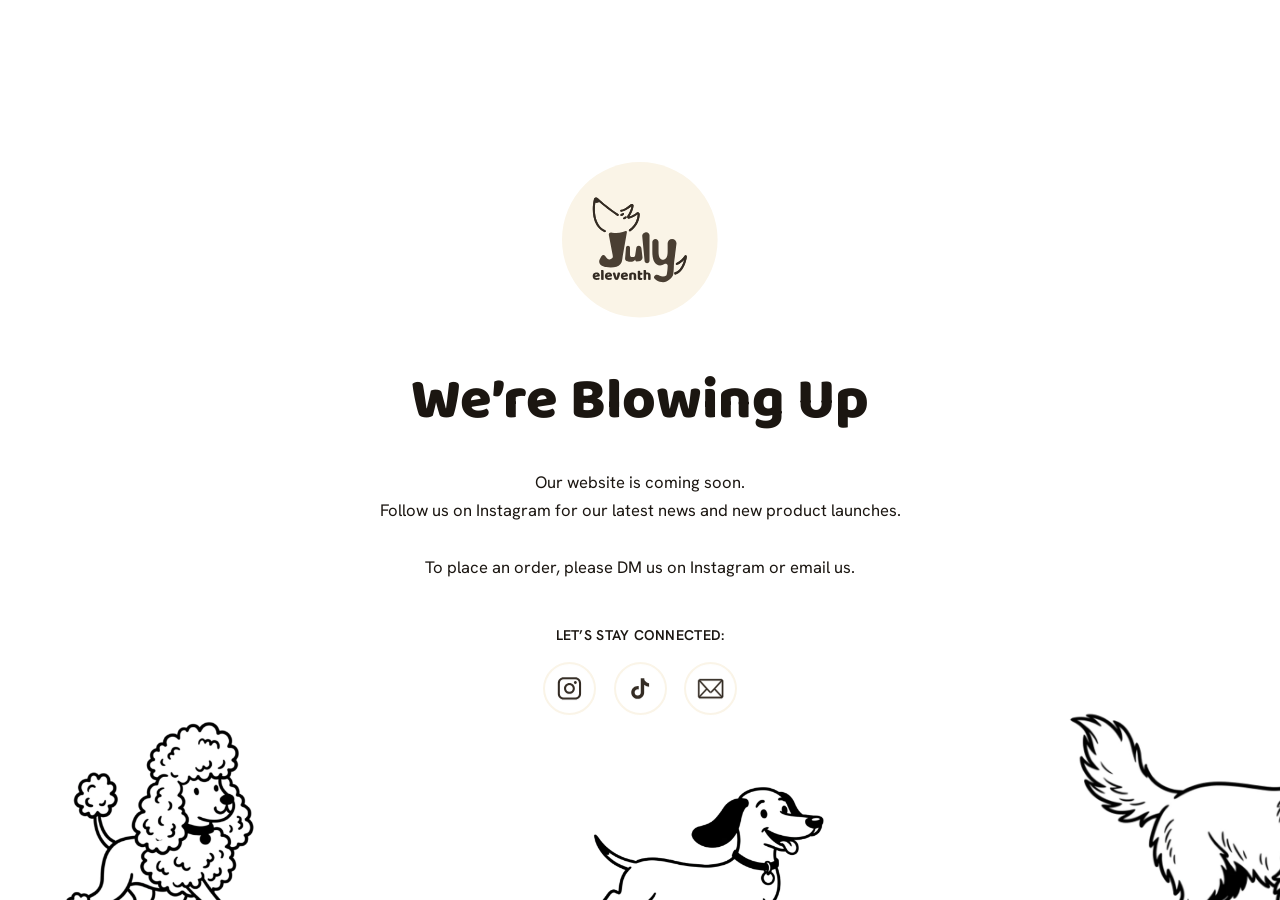
<file: index.html>
<!DOCTYPE html>
<html lang="en">
<head>
<meta charset="UTF-8" />
<meta name="viewport" content="width=device-width, initial-scale=1.0, viewport-fit=cover" />
<title>July Eleventh | Pets Fresh Treats and Bakery</title>
<meta name="description" content="Fresh-made dog treats from July Eleventh, a pet bakery in Oakville, Ontario. Rabbit option coming soon, custom cakes later. Follow @july11to on Instagram." />
<link rel="canonical" href="https://julyeleventh.ca/" />
<meta property="og:type" content="website" />
<meta property="og:site_name" content="July Eleventh" />
<meta property="og:title" content="July Eleventh | Kitchen for Pets" />
<meta property="og:description" content="Clean ingredients. Zero fine print. Fresh-made treats for dogs — coming soon." />
<meta property="og:url" content="https://julyeleventh.ca/" />
<meta property="og:image" content="https://julyeleventh.ca/assets/share-preview.jpg" />
<meta name="twitter:card" content="summary_large_image" />
<link rel="icon" type="image/svg+xml" href="assets/logo-badge.svg">
<link rel="icon" type="image/png" sizes="32x32" href="assets/favicon-32.png">
<link rel="apple-touch-icon" href="assets/apple-touch-icon.png">
<link rel="preconnect" href="https://fonts.googleapis.com">
<link rel="preconnect" href="https://fonts.gstatic.com" crossorigin>
<link href="https://fonts.googleapis.com/css2?family=Baloo+Tammudu+2:wght@400;500;600;700;800&family=Hanken+Grotesk:wght@400;500;600&display=swap" rel="stylesheet">
<link rel="stylesheet" href="styles.css" />
<script type="application/ld+json">
{
  "@context": "https://schema.org",
  "@type": "Organization",
  "name": "July Eleventh",
  "alternateName": ["July11th", "julyeleventh"],
  "url": "https://julyeleventh.ca/",
  "logo": "https://julyeleventh.ca/assets/logo-badge.svg",
  "description": "Pets fresh treats and bakery. Fresh dog treats made in small batches in Oakville, Ontario.",
  "email": "hello@julyeleventh.ca",
  "sameAs": [
    "https://www.instagram.com/july11to",
    "https://www.tiktok.com/@july11to"
  ]
}
</script>
</head>
<body>

  <div class="cs-container">
    <!-- Walking dogs along the bottom edge -->
    <canvas id="crowd-canvas" aria-hidden="true"></canvas>

    <div class="cs-overlay">
      <img class="cs-logo" src="assets/logo-badge.svg" alt="July Eleventh" />

      <h1 class="cs-title">We&rsquo;re Blowing Up</h1>
      <p class="cs-desc">
        Our website is coming soon.<br>
        Follow us on Instagram for our latest news and new product launches.<br>
        <br>
        To place an order, please DM us on Instagram or <span class="nowrap">email us.</span>
      </p>

      <p class="cs-connect-title">Let&rsquo;s Stay Connected:</p>
      <div class="cs-socials">
        <a href="https://www.instagram.com/july11to" target="_blank" rel="noopener" aria-label="Instagram"><img src="assets/social-instagram.svg" alt=""></a>
        <a href="https://www.tiktok.com/@july11to" target="_blank" rel="noopener" aria-label="TikTok"><img src="assets/social-tiktok.svg" alt=""></a>
        <a href="mailto:hello@julyeleventh.ca" aria-label="Email"><img src="assets/social-email.svg" alt=""></a>
      </div>
    </div>
  </div>


  <script src="assets/gsap.min.js"></script>
  <script src="script.js"></script>
</body>
</html>
</file>
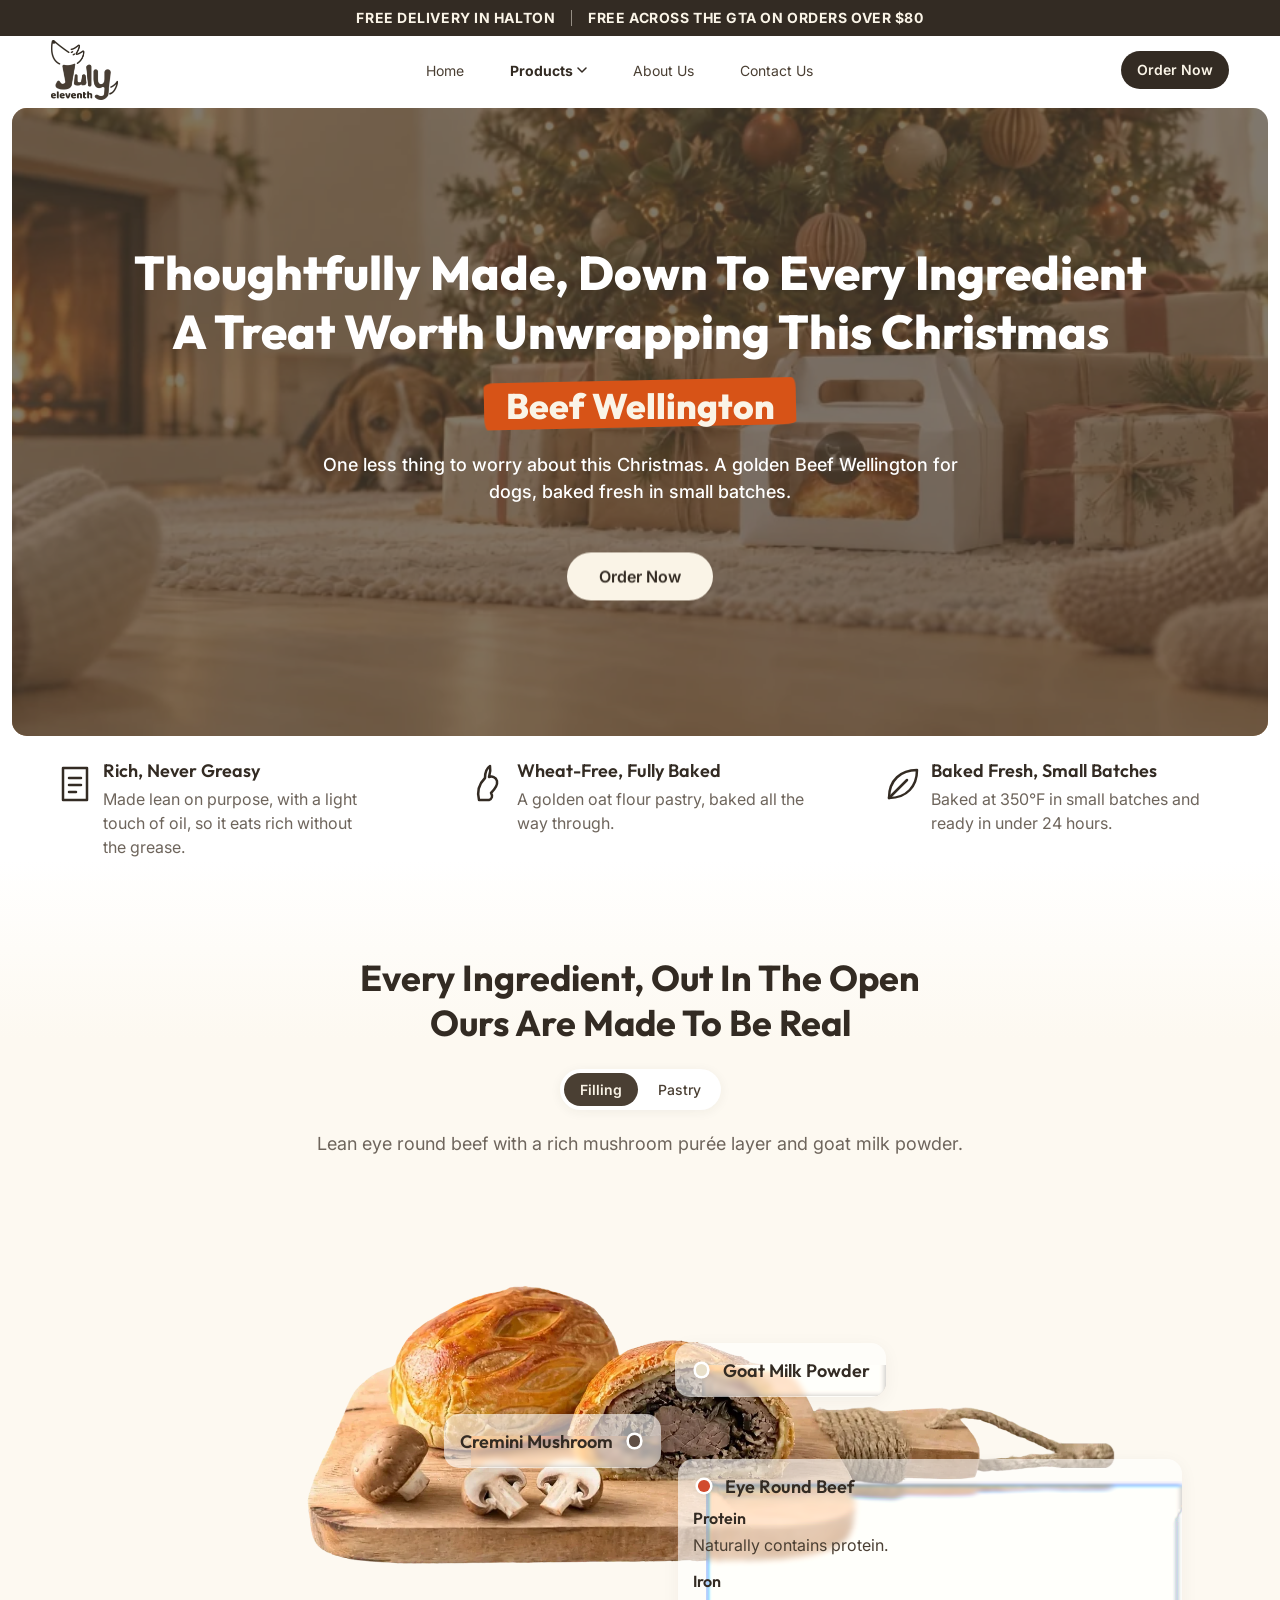
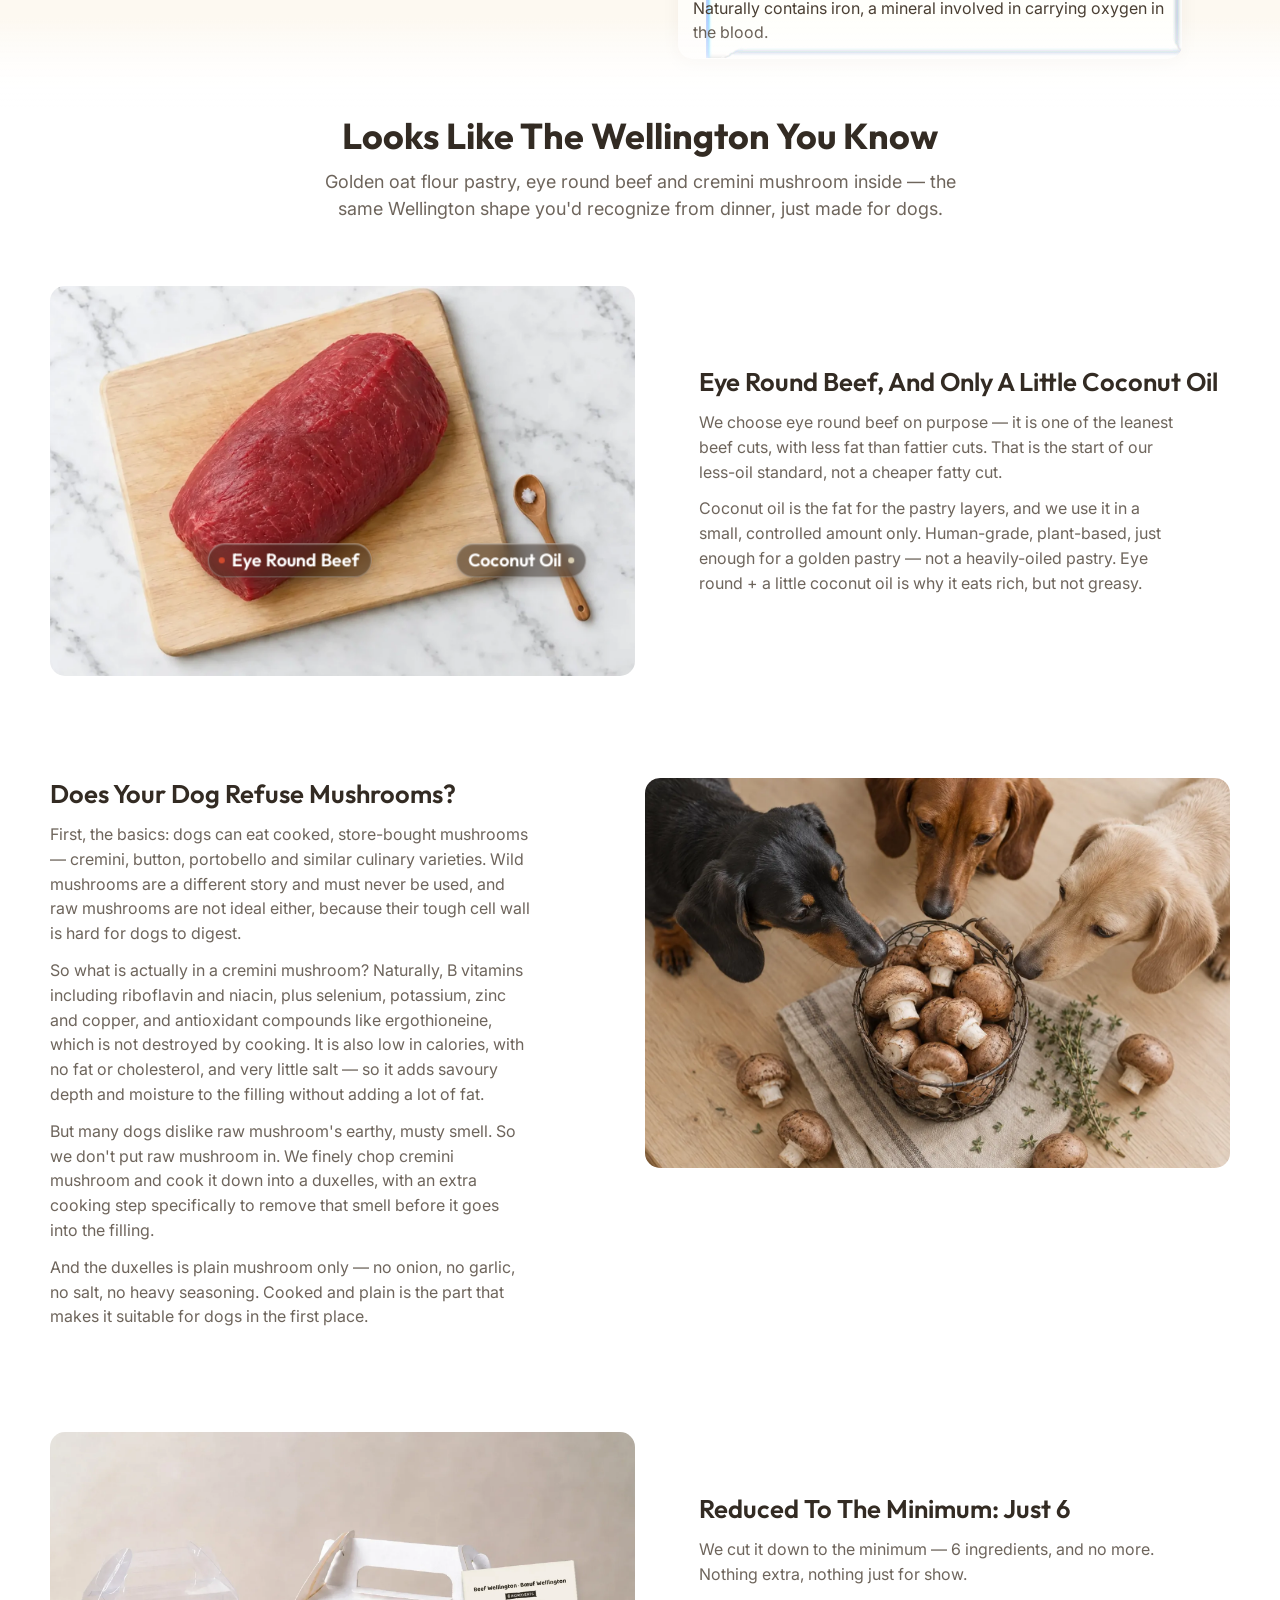
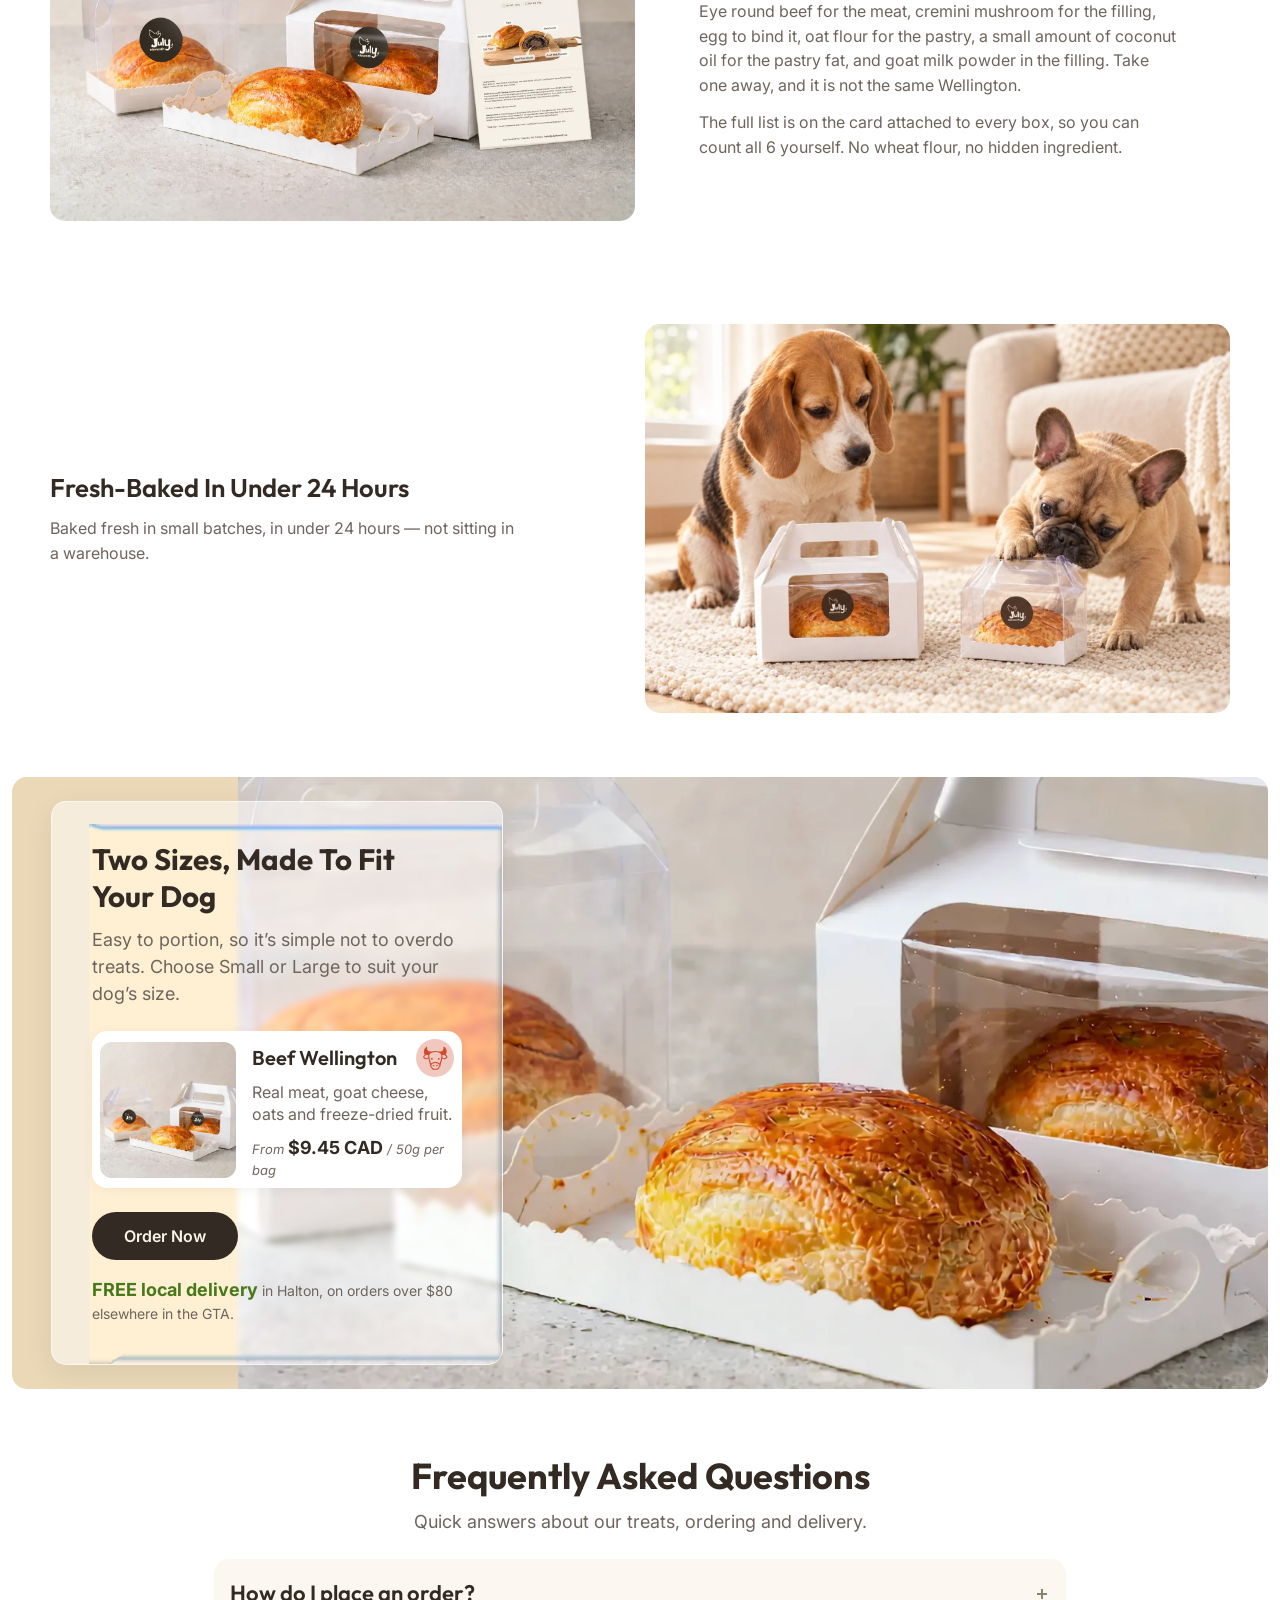
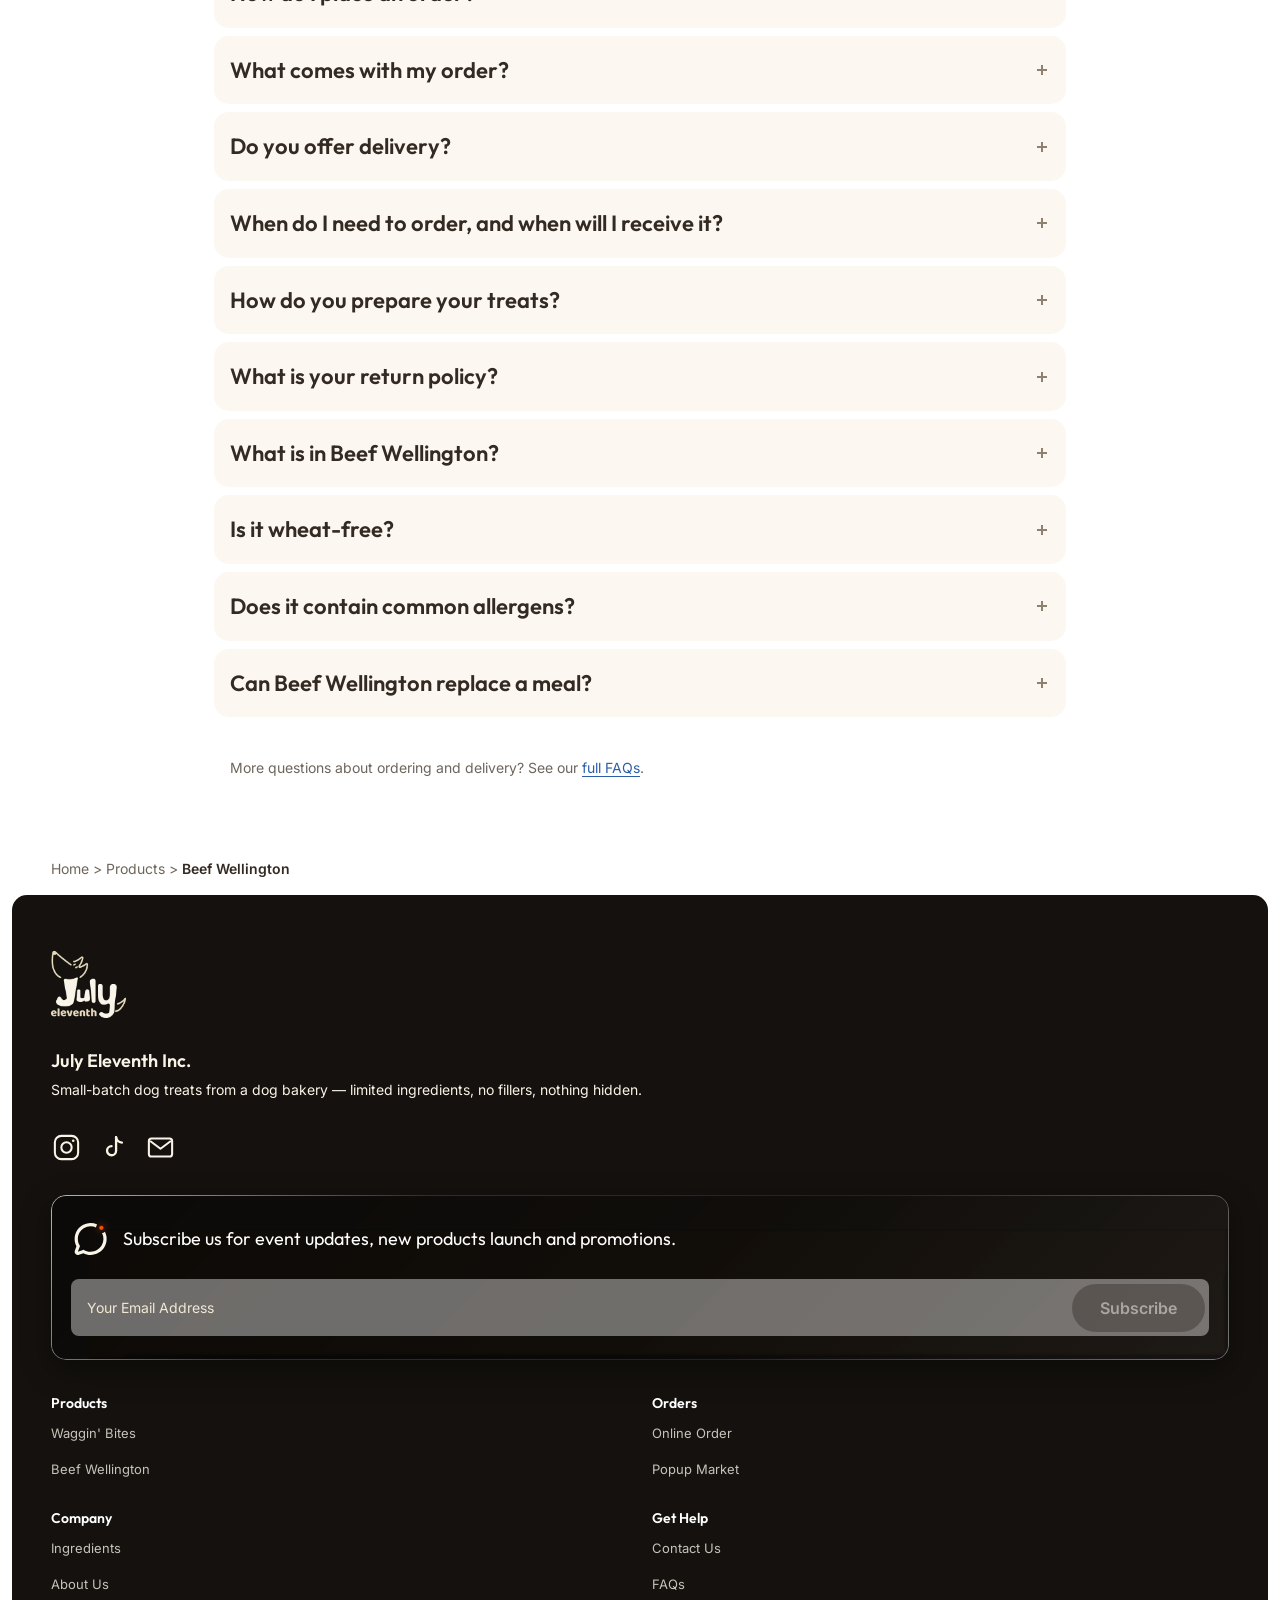
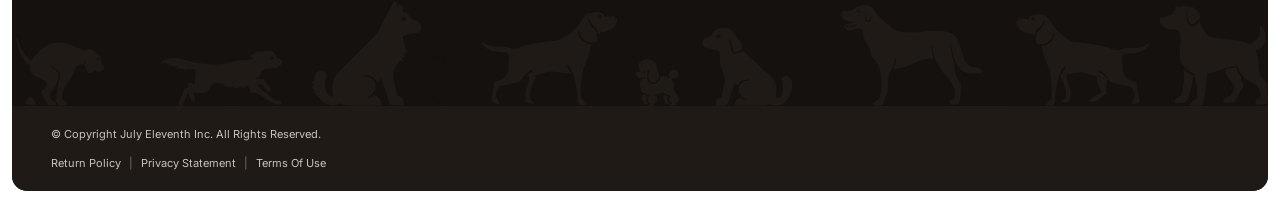
<file: pages/beef-wellington/index.html>
<!DOCTYPE html>
<html lang="en" data-liquid-on="copy tag sub">
<head>
<script>try{if(localStorage.getItem('theme')==='dark')document.documentElement.setAttribute('data-theme','dark')}catch(e){}</script>
<!-- DUPLICATE of the Waggin' Bites page, used as the Wellington template. All copy, images, title, description and share tags below are still Waggin' Bites and must be replaced. Remove the noindex line before launch. -->
<meta name="robots" content="noindex, nofollow">
<meta charset="UTF-8">
<meta name="viewport" content="width=device-width,initial-scale=1,viewport-fit=cover">
<title>Beef Wellington Limited-Ingredient Dog Treats | July Eleventh</title>
<meta name="description" content="Beef Wellington dog treats, fresh-made in small batches: 12 ingredients, no fillers, real meat, goat cheese and freeze-dried fruit, individually wrapped.">
<link rel="canonical" href="https://julyeleventh.ca/products/beef-wellington">
<link rel="icon" href="../../shared/brand/favicon-32.png">
<meta property="og:title" content="Beef Wellington Limited-Ingredient Dog Treats | July Eleventh">
<meta property="og:description" content="12 ingredients, no fillers. Fresh-made in small batches, individually wrapped.">
<meta property="og:type" content="website">
<meta property="og:url" content="https://julyeleventh.ca/products/beef-wellington">
<meta name="twitter:card" content="summary_large_image">
<link rel="preconnect" href="https://fonts.googleapis.com">
<link rel="preconnect" href="https://fonts.gstatic.com" crossorigin>
<link href="https://fonts.googleapis.com/css2?family=Inter:wght@400;500;600;700&family=Outfit:wght@400;500;600;700;800;900&display=swap" rel="stylesheet">
<link rel="stylesheet" href="../../shared/css/core.css?v=sys398">
<link rel="stylesheet" href="../../shared/css/product.css?v=sys398">
<link rel="stylesheet" href="page.css?v=sys398">
<script type="application/ld+json">
{
  "@context": "https://schema.org",
  "@type": "FAQPage",
  "mainEntity": [
    {
      "@type": "Question",
      "name": "What is in Beef Wellington?",
      "acceptedAnswer": {
        "@type": "Answer",
        "text": "Six ingredients: eye round beef, cremini mushroom, egg, oat flour, a small amount of coconut oil and goat milk powder."
      }
    },
    {
      "@type": "Question",
      "name": "Is it wheat-free?",
      "acceptedAnswer": {
        "@type": "Answer",
        "text": "Yes. The pastry is made with oat flour, with no wheat flour."
      }
    },
    {
      "@type": "Question",
      "name": "Does it contain common allergens?",
      "acceptedAnswer": {
        "@type": "Answer",
        "text": "Yes. It contains egg, dairy (goat milk powder) and beef."
      }
    },
    {
      "@type": "Question",
      "name": "Can Beef Wellington replace a meal?",
      "acceptedAnswer": {
        "@type": "Answer",
        "text": "No. It is a treat, made to be given in moderation, and does not replace a complete and balanced diet."
      }
    },
    {
      "@type": "Question",
      "name": "How do I place an order?",
      "acceptedAnswer": {
        "@type": "Answer",
        "text": "Catch us in person at markets and pop-ups around the GTA, and follow us on Instagram @july11to for our next stop. You can also order online: send us a DM with what you’d like, and we’ll confirm your order and send a secure Stripe payment request. A full online ordering system is coming soon."
      }
    },
    {
      "@type": "Question",
      "name": "What comes with my order?",
      "acceptedAnswer": {
        "@type": "Answer",
        "text": "Every product arrives with a card that lists the full product details and storage guidance, so you can serve it to your dog with confidence."
      }
    },
    {
      "@type": "Question",
      "name": "Do you offer delivery?",
      "acceptedAnswer": {
        "@type": "Answer",
        "text": "Yes. Delivery is free on any order in Halton. In other GTA areas, delivery is free on orders over $80."
      }
    },
    {
      "@type": "Question",
      "name": "When do I need to order, and when will I receive it?",
      "acceptedAnswer": {
        "@type": "Answer",
        "text": "Halton delivery: order by Tuesday 12 pm for delivery on Wednesday after 6 pm, or by Friday 12 pm for delivery on Saturday. Other GTA areas: order by Friday 12 pm for delivery on Sunday. Pickup, 1160 King Rd, Burlington, ON: order by Tuesday 12 pm for pickup on Wednesday, 6 pm to 8 pm, or by Friday 12 pm for pickup on Saturday, 12 pm to 2 pm. Need a specific time? Message us and we’ll do our best to accommodate."
      }
    },
    {
      "@type": "Question",
      "name": "How do you prepare your treats?",
      "acceptedAnswer": {
        "@type": "Answer",
        "text": "Everything is freshly made to order in small batches, so it reaches you fresh, within 24 hours of baking."
      }
    },
    {
      "@type": "Question",
      "name": "What is your return policy?",
      "acceptedAnswer": {
        "@type": "Answer",
        "text": "Because these are food products, we cannot accept returns. We take care to check the quality of every batch before it leaves our kitchen. If anything is not right, please contact us and we will look into it."
      }
    }
  ]
}
</script>
</head>
<body>

<!-- build:nav -->
<div class="announce" role="note"><div class="announce__track"><p><span class="announce__item">Free delivery in Halton</span><span class="announce__sep" aria-hidden="true"></span><span class="announce__item">Free across the GTA on orders over $80</span><span class="announce__sep announce__sep--end" aria-hidden="true"></span></p><p class="announce__copy" aria-hidden="true"><span class="announce__item">Free delivery in Halton</span><span class="announce__sep" aria-hidden="true"></span><span class="announce__item">Free across the GTA on orders over $80</span><span class="announce__sep announce__sep--end" aria-hidden="true"></span></p></div></div>
<header class="nav" id="nav">
  <button type="button" class="nav__burger" aria-label="Menu" aria-expanded="false" aria-controls="navPanel"><svg viewBox="0 0 24 24" aria-hidden="true" fill="none" stroke="currentColor" stroke-width="2" stroke-linecap="round"><path class="b1" d="M3 6h18"/><path class="b2" d="M3 12h18"/><path class="b3" d="M3 18h18"/></svg></button>
  <a class="nav__logo" href="../home/index.html" aria-label="July Eleventh home"><img src="../../shared/brand/logo-nav-2tone.webp" alt="July Eleventh" width="80" height="72"></a>
  <nav class="nav__links" aria-label="Main">
    <a href="../home/index.html">Home</a>
    <div class="nav__dd">
      <button type="button" class="nav__dd-btn" aria-current="page" aria-haspopup="true" aria-expanded="false">Products<svg viewBox="0 0 10 6" aria-hidden="true"><path d="M1 1l4 4 4-4" fill="none" stroke="currentColor" stroke-width="1.5" stroke-linecap="round" stroke-linejoin="round"/></svg></button>
      <div class="nav__menu">
        <a href="../waggin-bites/index.html"><img class="nav__thumb" src="../waggin-bites/assets/images/products/waggin-bites-treat-bag-and-pieces.webp" alt="" width="96" height="96" loading="lazy"><span>Waggin' Bites</span></a>
        <a href="../beef-wellington/index.html" aria-current="page"><img class="nav__thumb" src="../beef-wellington/assets/images/products/beef-wellington-boxes-and-pastry-logo.webp" alt="" width="96" height="96" loading="lazy"><span>Beef Wellington</span></a>
      </div>
    </div>
    <a href="/loyalty" hidden>Loyalty</a>
    <a href="/about">About Us</a>
    <a href="../contact/index.html">Contact Us</a>
  </nav>
  <div class="nav__right">
    <button type="button" class="theme-toggle" hidden aria-label="Dark mode" aria-pressed="false"><svg class="theme-toggle__moon" viewBox="0 0 24 24" aria-hidden="true" fill="none" stroke="currentColor" stroke-width="1.8" stroke-linecap="round" stroke-linejoin="round"><path d="M20 14.5A8 8 0 0 1 9.5 4a8 8 0 1 0 10.5 10.5z"/></svg><svg class="theme-toggle__sun" viewBox="0 0 24 24" aria-hidden="true" fill="none" stroke="currentColor" stroke-width="1.8" stroke-linecap="round"><circle cx="12" cy="12" r="4"/><path d="M12 2v2M12 20v2M2 12h2M20 12h2M4.9 4.9l1.4 1.4M17.7 17.7l1.4 1.4M4.9 19.1l1.4-1.4M17.7 6.3l1.4-1.4"/></svg></button>
    <a class="btn btn--primary" href="/order">Order Now</a>
  </div>
  <nav class="nav__panel" id="navPanel" aria-label="Mobile">
    <a href="../home/index.html">Home</a>
    <div class="nav__pgroup is-open">
      <button type="button" class="nav__pbtn" aria-expanded="true">Products<svg viewBox="0 0 10 6" aria-hidden="true"><path d="M1 1l4 4 4-4" fill="none" stroke="currentColor" stroke-width="1.5" stroke-linecap="round" stroke-linejoin="round"/></svg></button>
      <div class="nav__psub">
        <a href="../waggin-bites/index.html"><img class="nav__thumb" src="../waggin-bites/assets/images/products/waggin-bites-treat-bag-and-pieces.webp" alt="" width="56" height="56" loading="lazy"><span>Waggin' Bites</span></a>
        <a href="../beef-wellington/index.html" aria-current="page"><img class="nav__thumb" src="../beef-wellington/assets/images/products/beef-wellington-boxes-and-pastry-logo.webp" alt="" width="56" height="56" loading="lazy"><span>Beef Wellington</span></a>
      </div>
    </div>
    <a href="/about">About Us</a>
    <a href="../contact/index.html">Contact Us</a>
  </nav>
</header>
<!-- /build:nav -->

<main>

  <!-- 1. Hero -->
  <section class="hero">
    <div class="hero__title">
      <h1 class="hero__h1"><span class="phone-hide">Thoughtfully Made, Down To Every Ingredient<br></span>A Treat Worth Unwrapping This Christmas<br><span class="hero__brand">Beef Wellington</span></h1>
      <p class="hero__sub">One less thing to worry about this Christmas. A golden Beef Wellington for dogs, baked fresh in small batches.</p>
      <div class="hero__cta"><a class="btn btn--primary" href="/order">Order Now</a></div>
    </div>
    <video class="hero__img hero__video" id="heroVideo" autoplay muted loop playsinline preload="auto" poster="assets/images/posters/hero-poster-christmas.webp" width="992" height="432" aria-label="Two children's feet run in, each grab a Christmas gift and run off, then a happy beagle picks up a Beef Wellington gift box by its handle and trots away">
      <source src="assets/video/hero-video-christmas-sm.mp4" type="video/mp4" media="(max-width:599px)">
      <source src="assets/video/hero-video-christmas.mp4" type="video/mp4">
    </video>
    <div class="hero__fade" aria-hidden="true"></div>
  </section>

  <!-- 2. Trust strip -->
  <div class="strip-wrap">
  <section class="strip" aria-label="Why July Eleventh">
    <div class="strip__item">
      <svg class="ico" viewBox="0 0 48 48" aria-hidden="true"><path d="M12 8h24v32H12z" fill="none" stroke="currentColor" stroke-width="2.5" stroke-linejoin="round"/><path d="M18 18h12M18 25h12M18 32h7" stroke="currentColor" stroke-width="2.5" stroke-linecap="round"/></svg>
      <div><div class="strip__title">Rich, Never Greasy</div><p>Made lean on purpose, with a light touch of oil, so it eats rich without the grease.</p></div>
    </div>
    <div class="strip__item">
      <svg class="ico" viewBox="0 0 48 48" aria-hidden="true"><path d="M14 40c-2-8 0-16 6-22 0-6 2-10 5-12 1 5 0 8-1 11 3-1 7 0 8 4 1 5-3 9-6 12 2 3 1 6-2 7z" fill="none" stroke="currentColor" stroke-width="2.5" stroke-linejoin="round"/></svg>
      <div><div class="strip__title">Wheat-Free, Fully Baked</div><p>A golden oat flour pastry, baked all the way through.</p></div>
    </div>
    <div class="strip__item">
      <svg class="ico" viewBox="0 0 48 48" aria-hidden="true"><path d="M10 38C10 20 22 10 38 10c0 16-10 28-28 28z" fill="none" stroke="currentColor" stroke-width="2.5" stroke-linejoin="round"/><path d="M10 38L28 20" stroke="currentColor" stroke-width="2.5" stroke-linecap="round"/></svg>
      <div><div class="strip__title">Baked Fresh, Small Batches</div><p>Baked at 350°F in small batches and ready in under 24 hours.</p></div>
    </div>
  </section>
  </div>

  <!-- 3. Ingredients explorer -->
  <section class="ingredients sec-bg" id="ingredients">
    <h2 class="h2">Every Ingredient, Out In The Open<br> Ours Are Made To Be Real</h2>
    <div class="tabs" data-liquid role="tablist" aria-label="What's inside">
      <button class="tab is-active" role="tab" aria-selected="true" data-tab="filling">Filling</button>
      <button class="tab" role="tab" aria-selected="false" data-tab="base">Pastry</button>
    </div>
    <p class="ingredients__sub" id="tabSub">Lean eye round beef with a rich mushroom purée layer and goat milk powder.</p>

    <div class="board">
      <div class="board__stage">
        <img src="assets/images/ingredients/ingredients-wellington-on-board.webp" alt="A whole Beef Wellington and a cut half showing the beef and mushroom filling, on a wooden board with fresh mushrooms" width="1836" height="796">
      </div>
      <div class="tagset" data-set="filling">
        <div class="tag tag--right " style="--x:57.2;--y:69">
          <button class="tag__head" type="button" aria-expanded="false" aria-controls="f1"><i class="dot" style="--c:var(--beef-500)"></i><span>Eye Round Beef</span></button>
          <div class="tag__desc" id="f1"><div><div class="tag__txt tag__list"><b>Protein</b><span>Naturally contains protein.</span><b>Iron</b><span>Naturally contains iron, a mineral involved in carrying oxygen in the blood.</span></div></div></div>
        </div>
        <div class="tag tag--left " style="--x:48.8;--y:58.4;--my:66">
          <button class="tag__head" type="button" aria-expanded="false" aria-controls="f2"><span>Cremini Mushroom</span><i class="dot" style="--c:var(--mushroom-500)"></i></button>
          <div class="tag__desc" id="f2"><div><div class="tag__txt tag__list"><b>B Vitamins</b><span>Naturally contains B vitamins, including riboflavin and niacin.</span><b>Selenium</b><span>Naturally contains selenium, a trace mineral.</span></div></div></div>
        </div>
        <div class="tag tag--right " style="--x:56.9;--y:41.3;--my:63;--mx:56">
          <button class="tag__head" type="button" aria-expanded="false" aria-controls="f3"><i class="dot" style="--c:var(--goat-milk-powder-500)"></i><span>Goat Milk Powder</span></button>
          <div class="tag__desc" id="f3"><div><div class="tag__txt tag__list"><b>Calcium</b><span>Naturally contains calcium.</span></div></div></div>
        </div>
      </div>
      <div class="tagset" data-set="base" hidden>
        <div class="tag tag--left " style="--x:35;--y:23.5;--mx:37">
          <button class="tag__head" type="button" aria-expanded="false" aria-controls="p1"><span>Egg</span><i class="dot" style="--c:var(--egg-500)"></i></button>
          <div class="tag__desc" id="p1"><div><div class="tag__txt tag__list"><b>Choline</b><span>Naturally contains choline, a nutrient found in egg yolk.</span></div></div></div>
        </div>
        <div class="tag tag--left " style="--x:30.6;--y:59.3">
          <button class="tag__head" type="button" aria-expanded="false" aria-controls="p2"><span>Oat Flour</span><i class="dot" style="--c:var(--oat-500)"></i></button>
          <div class="tag__desc" id="p2"><div><div class="tag__txt tag__list"><b>No Wheat Flour</b><span>Made with oat flour instead of wheat flour.</span><b>Beta-Glucan</b><span>Naturally contains beta-glucan, a soluble fibre found in oats.</span></div></div></div>
        </div>
        <div class="tag tag--right " style="--x:67;--y:54.6">
          <button class="tag__head" type="button" aria-expanded="false" aria-controls="p3"><i class="dot" style="--c:var(--coconut-oil-500)"></i><span>Coconut Oil</span></button>
          <div class="tag__desc" id="p3"><div><div class="tag__txt tag__list"><b>Plant-Based Fat</b><span>A plant-based fat made from coconut.</span><b>Medium-Chain Fats</b><span>Naturally contains medium-chain triglycerides (MCTs), a type of fat.</span></div></div></div>
        </div>
      </div>
    </div>
  </section>

  <!-- 4. Comparison -->
  <section class="compare">
    <h2 class="h2"><span class="phone-only">Thoughtfully Made, Down To Every Ingredient<br></span>Looks Like The Wellington You Know</h2>
    <p class="compare__sub">Golden oat flour pastry, eye round beef and cremini mushroom inside — the same Wellington shape you'd recognize from dinner, just made for dogs.</p>
  </section>

  <!-- 4b. Why we are different: scroll story (replaces the four-point grid) -->
  <section class="why">
    <!-- Scroll story: placeholder images and copy, to be confirmed -->
    <div class="story" id="story">
      <div class="story__media" aria-hidden="true">
        <img class="story__img is-on" src="assets/images/story/eye-round-beef-and-coconut-oil-spoon.webp" alt="A trimmed raw eye round beef roast on a wooden cutting board, with a small wooden spoon holding a dab of coconut oil beside it, labelled Eye Round Beef and Coconut Oil." width="1500" height="996">
        <img class="story__img" src="assets/images/story/dachshunds-sniffing-cremini-mushrooms.webp" alt="Three dachshunds, one black and tan, one red and one cream, sniffing a wire basket of whole cremini mushrooms on a linen cloth." width="1500" height="996">
        <img class="story__img" src="assets/images/story/beef-wellington-gift-boxes-card-logo.webp" alt="A clear gift box and a white window box, each holding a golden Beef Wellington pastry and each with a July Eleventh logo sticker, with a third pastry on a tray in front and the six-ingredient card leaning against the white box" width="2000" height="1250">
        <img class="story__img" src="assets/images/story/beagle-and-french-bulldog-with-wellington-boxes.webp" alt="A beagle sits calmly looking at a large white window gift box while a small French bulldog paws at a small clear gift box, each holding a golden Beef Wellington pastry and marked with a July Eleventh logo sticker." width="1500" height="996">
        </div>
      <div class="story__steps">
        <article class="story__step is-on" data-i="0">
          <figure class="story__mimg story__fig"><img src="assets/images/story/eye-round-beef-and-coconut-oil-spoon-ai.webp?v=1" alt="A trimmed raw eye round beef roast on a wooden cutting board, with a small wooden spoon holding a dab of coconut oil beside it." width="1500" height="987"><span class="story__label" style="--x:41;--y:70.4;--c:var(--beef-500)">Eye Round Beef</span><span class="story__label story__label--dot-end" style="--x:80.6;--y:70.4;--c:var(--coconut-oil-500)">Coconut Oil</span></figure>
          <h3>Eye Round Beef, And Only A Little Coconut Oil</h3>
          <div class="story__text">
            <p>We choose eye round beef on purpose — it is one of the leanest beef cuts, with less fat than fattier cuts. That is the start of our less-oil standard, not a cheaper fatty cut.</p>
            <p>Coconut oil is the fat for the pastry layers, and we use it in a small, controlled amount only. Human-grade, plant-based, just enough for a golden pastry — not a heavily-oiled pastry. Eye round + a little coconut oil is why it eats rich, but not greasy.</p>
          </div>
          <a class="btn protein-link protein--rabbit" href="#why-rabbit" hidden>Why Choose Rabbit?</a>
        </article>
        <article class="story__step" data-i="1">
          <img class="story__mimg" src="assets/images/story/dachshunds-sniffing-cremini-mushrooms.webp" alt="Three dachshunds, one black and tan, one red and one cream, sniffing a wire basket of whole cremini mushrooms on a linen cloth." width="1500" height="996">
          <h3>Does Your Dog Refuse Mushrooms?</h3>
          <div class="story__text">
            <p>First, the basics: dogs can eat cooked, store-bought mushrooms — cremini, button, portobello and similar culinary varieties. Wild mushrooms are a different story and must never be used, and raw mushrooms are not ideal either, because their tough cell wall is hard for dogs to digest.</p>
            <p>So what is actually in a cremini mushroom? Naturally, B vitamins including riboflavin and niacin, plus selenium, potassium, zinc and copper, and antioxidant compounds like ergothioneine, which is not destroyed by cooking. It is also low in calories, with no fat or cholesterol, and very little salt — so it adds savoury depth and moisture to the filling without adding a lot of fat.</p>
            <p>But many dogs dislike raw mushroom's earthy, musty smell. So we don't put raw mushroom in. We finely chop cremini mushroom and cook it down into a duxelles, with an extra cooking step specifically to remove that smell before it goes into the filling.</p>
            <p>And the duxelles is plain mushroom only — no onion, no garlic, no salt, no heavy seasoning. Cooked and plain is the part that makes it suitable for dogs in the first place.</p>
          </div>
        </article>
        <article class="story__step" data-i="2">
          <img class="story__mimg story__mimg--sq" src="assets/images/story/beef-wellington-gift-boxes-card-logo.webp" alt="A clear gift box and a white window box, each holding a golden Beef Wellington pastry and each with a July Eleventh logo sticker, with a third pastry on a tray in front and the six-ingredient card leaning against the white box" width="2000" height="1250">
          <h3>Reduced To The Minimum: Just 6</h3>
          <div class="story__text">
            <p>We cut it down to the minimum — 6 ingredients, and no more. Nothing extra, nothing just for show.</p>
            <p>Eye round beef for the meat, cremini mushroom for the filling, egg to bind it, oat flour for the pastry, a small amount of coconut oil for the pastry fat, and goat milk powder in the filling. Take one away, and it is not the same Wellington.</p>
            <p>The full list is on the card attached to every box, so you can count all 6 yourself. No wheat flour, no hidden ingredient.</p>
          </div>
        </article>
        <article class="story__step" data-i="3">
          <img class="story__mimg" src="assets/images/story/beagle-and-french-bulldog-with-wellington-boxes.webp" alt="A beagle sits calmly looking at a large white window gift box while a small French bulldog paws at a small clear gift box, each holding a golden Beef Wellington pastry and marked with a July Eleventh logo sticker." width="1500" height="996">
          <h3>Fresh-Baked In Under 24 Hours</h3>
          <p>Baked fresh in small batches, in under 24 hours — not sitting in a warehouse.</p>
        </article>
        </div>
    </div>
  </section>

  <!-- 5. Four features -->
  <section class="features" hidden>
    <article class="feat"><span class="feat__ico"><img src="assets/icons/icon-meat.svg?v=6" alt="" width="70" height="70"></span>
      <div><h3>Real Meat Leads The Base</h3><p>More than three-quarters of the base is real meat, blended with goat cheese.</p></div></article>
    <article class="feat"><span class="feat__ico"><img src="assets/icons/icon-handshaped.svg" alt="" width="70" height="70"></span>
      <div><h3>Hand-Shaped, Never Identical</h3><p>Look closely and you'll see that no two pieces are exactly alike.</p></div></article>
    <article class="feat"><span class="feat__ico"><img src="assets/icons/icon-fruit.svg" alt="" width="70" height="70"></span>
      <div><h3>Fruits You Can See</h3><p>Freeze-dried strawberry, blueberry and pumpkin, visible in every piece you open.</p></div></article>
    <article class="feat"><span class="feat__ico"><img src="assets/icons/icon-slow.svg" alt="" width="70" height="70"></span>
      <div><h3>Slow Steps, Twice Over</h3><p>Meat cooked through, chilled for 12 hours, then dried gently for 12 more.</p></div></article>
  </section>

  <!-- 6. Rabbit: placeholder copy, to be confirmed (is rabbit launched yet? what is the second meat?) -->
  <section class="rabbit" id="why-rabbit" hidden>
    <div class="rabbit__card">
      <div class="rabbit__img"><img src="assets/images/rabbit/border-collie-with-bowl-and-rabbit-roll.webp?v=4" alt="A black and white border collie resting its front paws on the rim of an empty white dog bowl, with a roll of rabbit meat labelled Rabbit lying beside the bowl" width="900" height="1005"></div>
      <div class="rabbit__text">
      <h2>We Will Launch <mark class="rabbit__mark">Rabbit<svg class="rabbit__loop" viewBox="0 0 200 80" preserveAspectRatio="none" aria-hidden="true" focusable="false"><defs><mask id="rabbitMask" maskUnits="userSpaceOnUse" x="-20" y="-20" width="240" height="120"><path d="M44 13C14 20 4 48 30 63C62 80 140 80 174 64C202 50 196 22 160 12C128 3 90 3 58 9" fill="none" stroke="#fff" stroke-width="16" stroke-linecap="round" pathLength="1"/></mask></defs><path class="rl-fill" d="M43.7 11.7 L40.6 12.2 L37.6 12.9 L34.8 13.8 L32.2 15.0 L29.7 16.2 L27.3 17.6 L25.1 19.1 L23.1 20.7 L21.2 22.5 L19.5 24.2 L18.0 26.1 L16.5 28.0 L15.3 30.0 L14.2 32.1 L13.3 34.2 L12.6 36.4 L12.2 38.6 L11.9 40.9 L12.0 43.2 L12.3 45.5 L12.9 47.8 L13.7 50.0 L14.8 52.2 L16.2 54.3 L17.7 56.3 L19.5 58.2 L21.5 60.1 L23.7 61.8 L26.1 63.5 L28.8 65.2 L32.3 67.0 L36.0 68.6 L40.0 70.2 L44.2 71.7 L48.7 73.0 L53.3 74.3 L58.2 75.4 L63.2 76.3 L68.3 77.2 L73.6 77.8 L79.0 78.4 L84.5 78.8 L90.0 79.1 L95.6 79.3 L101.2 79.3 L106.9 79.3 L112.5 79.2 L118.0 79.0 L123.6 78.7 L129.0 78.4 L134.4 77.9 L139.7 77.4 L144.9 76.7 L149.9 75.9 L154.7 74.9 L159.4 73.8 L163.9 72.6 L168.1 71.1 L172.1 69.5 L175.8 67.8 L178.7 66.1 L181.3 64.3 L183.7 62.4 L185.8 60.4 L187.7 58.4 L189.4 56.3 L190.9 54.1 L192.1 52.0 L193.2 49.7 L194.0 47.4 L194.6 45.1 L194.9 42.8 L195.0 40.4 L194.7 38.0 L194.3 35.7 L193.5 33.4 L192.5 31.2 L191.2 29.0 L189.8 26.9 L188.1 24.9 L186.2 23.0 L184.1 21.2 L181.9 19.4 L179.4 17.7 L176.8 16.1 L174.0 14.5 L171.0 13.0 L167.8 11.5 L164.4 10.2 L160.9 9.0 L157.6 8.0 L154.3 7.1 L151.0 6.3 L147.6 5.6 L144.1 5.0 L140.7 4.4 L137.2 4.0 L133.7 3.7 L130.2 3.4 L126.7 3.2 L123.2 3.0 L119.6 2.9 L116.1 2.8 L112.6 2.7 L109.0 2.7 L105.5 2.7 L102.0 2.7 L98.5 2.8 L95.0 2.9 L91.5 3.1 L88.0 3.4 L84.5 3.8 L81.1 4.3 L77.7 4.9 L74.3 5.5 L71.0 6.1 L67.7 6.7 L64.4 7.2 L61.1 7.7 L57.9 8.3 L58.1 9.7 L61.3 9.1 L64.6 8.6 L67.9 8.1 L71.2 7.8 L74.6 7.5 L77.9 7.4 L81.4 7.3 L84.8 7.2 L88.2 7.2 L91.7 7.1 L95.1 7.0 L98.6 7.0 L102.0 7.0 L105.5 7.0 L109.0 7.1 L112.4 7.2 L115.9 7.5 L119.3 7.8 L122.8 8.1 L126.2 8.6 L129.6 9.1 L133.0 9.6 L136.3 10.2 L139.7 10.9 L143.0 11.5 L146.2 12.2 L149.5 12.9 L152.8 13.6 L156.0 14.3 L159.1 15.0 L162.6 15.9 L165.8 16.9 L168.8 18.1 L171.6 19.3 L174.1 20.6 L176.5 22.1 L178.6 23.6 L180.5 25.3 L182.2 27.0 L183.6 28.7 L184.8 30.4 L185.8 32.2 L186.7 33.9 L187.3 35.6 L187.7 37.3 L188.0 39.0 L188.2 40.6 L188.2 42.3 L188.0 43.9 L187.6 45.6 L187.1 47.2 L186.3 48.9 L185.3 50.5 L184.1 52.1 L182.7 53.6 L181.0 55.1 L179.1 56.5 L177.0 57.8 L174.7 59.0 L172.2 60.2 L168.8 61.5 L165.2 62.8 L161.3 64.1 L157.1 65.3 L152.8 66.4 L148.2 67.5 L143.5 68.4 L138.5 69.4 L133.5 70.2 L128.3 70.9 L123.0 71.4 L117.6 71.9 L112.2 72.2 L106.7 72.4 L101.3 72.4 L95.8 72.3 L90.3 72.1 L84.9 71.8 L79.6 71.4 L74.4 70.9 L69.2 70.3 L64.2 69.6 L59.4 68.9 L54.7 68.1 L50.2 67.1 L45.9 66.1 L41.8 65.0 L38.0 63.7 L34.4 62.3 L31.2 60.8 L28.9 59.4 L26.8 57.9 L25.0 56.2 L23.4 54.6 L22.1 52.9 L21.0 51.1 L20.1 49.4 L19.4 47.7 L18.9 46.0 L18.5 44.3 L18.3 42.7 L18.2 41.0 L18.2 39.3 L18.4 37.6 L18.7 35.8 L19.2 34.1 L19.8 32.3 L20.7 30.6 L21.8 28.9 L23.0 27.2 L24.4 25.7 L26.0 24.1 L27.8 22.7 L29.7 21.3 L31.8 20.0 L34.0 18.7 L36.4 17.5 L38.9 16.4 L41.5 15.4 L44.3 14.3Z" fill="currentColor" mask="url(#rabbitMask)"/></svg></mark> As Option For Sensitive Dogs</h2>
      <p class="rabbit__sub">We know rabbit is hard to find and hard to reach, so we want to make rabbit available for all dogs. Now sensitive dogs can enjoy their treats like everyone else.</p>
      <ul class="rabbit__list">
        <li><svg class="rabbit__tick" viewBox="0 0 24 24" aria-hidden="true"><path d="M3 13l6 6L21 5" fill="none" stroke="currentColor" stroke-width="2.4" stroke-linecap="round" stroke-linejoin="round"/></svg><div><h3>Plenty Of Protein, Little Fat</h3><p>Rabbit is packed with the protein dogs need to thrive, and it is a naturally lean meat: low in calories and cholesterol, which helps prevent obesity.</p></div></li>
        <li><svg class="rabbit__tick" viewBox="0 0 24 24" aria-hidden="true"><path d="M3 13l6 6L21 5" fill="none" stroke="currentColor" stroke-width="2.4" stroke-linecap="round" stroke-linejoin="round"/></svg><div><h3>Promotes Muscle Development</h3><p>The amino acids in rabbit protein, such as isoleucine and valine, help repair tissue and support muscles.</p></div></li>
        <li><svg class="rabbit__tick" viewBox="0 0 24 24" aria-hidden="true"><path d="M3 13l6 6L21 5" fill="none" stroke="currentColor" stroke-width="2.4" stroke-linecap="round" stroke-linejoin="round"/></svg><div><h3>Essential Vitamins And Coat Health</h3><p>Rabbit is a source of vitamins such as B12, which boosts blood cell growth and helps digestion, and its healthy fats keep a dog&#39;s coat sleek and skin healthy.</p></div></li>
        <li><svg class="rabbit__tick" viewBox="0 0 24 24" aria-hidden="true"><path d="M3 13l6 6L21 5" fill="none" stroke="currentColor" stroke-width="2.4" stroke-linecap="round" stroke-linejoin="round"/></svg><div><h3>A Novel Protein Source</h3><p>Rabbit is less common in commercial dog food, and is often considered for dogs with sensitivities to common proteins.</p></div></li>
        </ul>
      </div>
    </div>
  </section>

  <!-- 7. Individually wrapped -->
  <section class="wrapped">
    <video class="wrapped__video" muted loop playsinline preload="none" poster="assets/images/posters/dog-sniffing-beef-wellington-boxes-poster.webp" data-src="assets/video/dog-sniffing-beef-wellington-boxes.mp4" data-src-sm="assets/video/dog-sniffing-beef-wellington-boxes-sm.mp4" role="img" aria-label="A golden retriever sniffs a clear gift box and a white window box holding Beef Wellington pastries, then picks one up in its mouth"></video>
    <div class="wrapped__copy" data-liquid>
      <h2>Two Sizes, Made To Fit Your Dog</h2>
      <p>Easy to portion, so it’s simple not to overdo treats. Choose Small or Large to suit your dog’s size.</p>
      <a class="wrapped__prod" href="/products/beef-wellington">
        <img src="assets/images/products/beef-wellington-boxes-and-pastry-logo.webp" alt="A clear gift box and a white window box, each with a July Eleventh logo sticker, beside a golden Beef Wellington pastry on a tray" width="200" height="200">
        <div class="wrapped__prodtxt">
          <div class="wrapped__prodhead"><h3>Beef Wellington</h3><span class="prodbadge" style="--c:var(--beef-500)" aria-hidden="true"><img src="../../shared/brand/icons/icon-beef.svg?v=6" alt="" width="27" height="27"></span></div>
          <p>Real meat, goat cheese, oats and freeze-dried fruit.</p>
          <span class="wrapped__price"><i>From</i> <b>$9.45 CAD</b> <small>/ 50g per bag</small></span>
        </div>
      </a>
      <div class="wrapped__btns">
        <a class="btn btn--primary" href="/order">Order Now</a>
      </div>
      <p class="wrapped__note"><b>FREE local delivery</b> in Halton, on orders over $80 elsewhere in the GTA.</p>
    </div>
  </section>


  <!-- Product FAQ -->
  <section class="pfaq" aria-labelledby="pfaq-h">
    <div class="pfaq__inner">
      <h2 class="h2" id="pfaq-h">Frequently Asked Questions</h2>
      <p class="pfaq__sub">Quick answers about our treats, ordering and delivery.</p>
      <div class="pfaq__list">
        <div class="pfaq__panel">
          <details class="acc">
            <summary>How do I place an order?</summary>
            <div class="acc__a"><p>Catch us in person at markets and pop-ups around the GTA, and follow us on <a href="https://www.instagram.com/july11to" target="_blank" rel="noopener">Instagram @july11to</a> for our next stop. You can also order online: send us a DM with what you’d like, and we’ll confirm your order and send a secure Stripe payment request. A full online ordering system is coming soon.</p></div>
          </details>
          <details class="acc">
            <summary>What comes with my order?</summary>
            <div class="acc__a"><p>Every product arrives with a card that lists the full product details and storage guidance, so you can serve it to your dog with confidence.</p></div>
          </details>
          <details class="acc">
            <summary>Do you offer delivery?</summary>
            <div class="acc__a"><p>Yes. Delivery is free on any order in Halton. In other GTA areas, delivery is free on orders over $80.</p></div>
          </details>
          <details class="acc">
            <summary>When do I need to order, and when will I receive it?</summary>
            <div class="acc__a"><p><b>Halton delivery:</b> order by Tuesday 12 pm for delivery on Wednesday after 6 pm, or by Friday 12 pm for delivery on Saturday.</p><p><b>Other GTA areas:</b> order by Friday 12 pm for delivery on Sunday.</p><p><b>Pickup, 1160 King Rd, Burlington, ON:</b> order by Tuesday 12 pm for pickup on Wednesday, 6 pm to 8 pm, or by Friday 12 pm for pickup on Saturday, 12 pm to 2 pm.</p><p>Need a specific time? Message us and we’ll do our best to accommodate.</p></div>
          </details>
          <details class="acc">
            <summary>How do you prepare your treats?</summary>
            <div class="acc__a"><p>Everything is freshly made to order in small batches, so it reaches you fresh, within 24 hours of baking.</p></div>
          </details>
          <details class="acc">
            <summary>What is your return policy?</summary>
            <div class="acc__a"><p>Because these are food products, we cannot accept returns. We take care to check the quality of every batch before it leaves our kitchen. If anything is not right, please <a href="../contact/index.html">contact us</a> and we will look into it.</p></div>
          </details>
          <details class="acc">
            <summary>What is in Beef Wellington?</summary>
            <div class="acc__a"><p>Six ingredients: eye round beef, cremini mushroom, egg, oat flour, a small amount of coconut oil and goat milk powder.</p></div>
          </details>
          <details class="acc">
            <summary>Is it wheat-free?</summary>
            <div class="acc__a"><p>Yes. The pastry is made with oat flour, with no wheat flour.</p></div>
          </details>
          <details class="acc">
            <summary>Does it contain common allergens?</summary>
            <div class="acc__a"><p>Yes. It contains egg, dairy (goat milk powder) and beef.</p></div>
          </details>
          <details class="acc">
            <summary>Can Beef Wellington replace a meal?</summary>
            <div class="acc__a"><p>No. It is a treat, made to be given in moderation, and does not replace a complete and balanced diet.</p></div>
          </details>
        </div>
      </div>
      <p class="pfaq__more">More questions about ordering and delivery? See our <a href="../faq/index.html">full FAQs</a>.</p>
    </div>
  </section>

</main>

<nav class="crumbs" aria-label="Breadcrumb">
  <a href="/">Home</a> &gt; <a href="/products">Products</a> &gt; <span>Beef Wellington</span>
</nav>

<!-- build:footer -->
<footer class="footer">
  <div class="footer__inner">
    <img class="footer__logo" src="../../shared/brand/footer-logo-animated.webp" alt="July Eleventh" width="114" height="98" loading="lazy">

    <div class="footer__brand">
      <p class="footer__name">July Eleventh Inc.</p>
      <p class="footer__tag">Small-batch dog treats from a dog bakery &mdash; limited ingredients, no fillers, nothing hidden.</p>
    </div>

    <div class="footer__social">
      <a href="https://www.instagram.com/july11to" target="_blank" rel="noopener" aria-label="Instagram"><svg viewBox="0 0 24 24" fill="none" stroke="currentColor" stroke-width="1.6"><rect x="3" y="3" width="18" height="18" rx="5"/><circle cx="12" cy="12" r="4"/><circle cx="17.2" cy="6.8" r="1" fill="currentColor" stroke="none"/></svg></a>
      <a href="https://www.tiktok.com/@july11to" target="_blank" rel="noopener" aria-label="TikTok"><svg viewBox="0 0 24 24" fill="none" stroke="currentColor" stroke-width="1.8" stroke-linecap="round" stroke-linejoin="round"><path d="M14 4v10.5a3.5 3.5 0 1 1-3.5-3.5"/><path d="M14 4c.4 2.4 2 4 4.5 4.2"/></svg></a>
      <a href="mailto:hello@julyeleventh.ca" aria-label="Email"><svg viewBox="0 0 24 24" fill="none" stroke="currentColor" stroke-width="1.6" stroke-linejoin="round"><rect x="3" y="5" width="18" height="14" rx="2"/><path d="m4 7 8 6 8-6"/></svg></a>
    </div>

    <form class="sub" data-form data-liquid action="#" method="post" novalidate>
      <p class="sub__title"><svg viewBox="0 0 68 67" fill="none" aria-hidden="true"><path d="M47.874 26.0695C50.4765 31.0527 50.2823 37.0327 47.3597 41.838C44.4397 46.6432 39.2136 49.5798 33.5807 49.5798C30.4534 49.6741 27.3838 48.7319 24.8495 46.8998L17.4616 49.5798L20.1481 42.2098C18.3117 39.6817 17.3672 36.6195 17.4616 33.4998C17.4669 28.0247 20.261 22.9292 24.8811 19.9739C29.4985 17.019 35.3094 16.6134 40.2969 18.893C40.4071 17.5268 40.9345 16.226 41.8081 15.1687C35.5772 12.3867 28.3574 12.9441 22.6271 16.6448C16.9 20.3455 13.4366 26.6894 13.4319 33.4993C13.3768 36.7106 14.1507 39.88 15.6829 42.7038L13.668 48.2051C13.1302 49.6733 13.4975 51.3169 14.6046 52.424C15.7117 53.5284 17.3594 53.8922 18.8312 53.3583L24.3458 51.3483C27.1793 52.8794 30.3589 53.654 33.5807 53.5991C40.5911 53.5965 47.0945 49.9612 50.7542 43.9993C54.4166 38.0348 54.7078 30.6047 51.5254 24.373C50.5101 25.2995 49.2351 25.891 47.8735 26.0689L47.874 26.0695Z" fill="#F9F4E8"/><path class="notify-dot" d="M49.7002 19.4303C49.7002 23.0027 44.3271 23.0027 44.3271 19.4303C44.3271 15.8579 49.7002 15.8579 49.7002 19.4303Z" fill="#EC5008"/></svg>
        Subscribe us for event updates, new products launch and promotions.</p>
      <div class="sub__field">
        <label class="sr-only" for="email">Your email address</label>
        <input id="email" name="email" type="email" placeholder="Your Email Address" autocomplete="email" data-error="Please enter a valid email address." required>
        <button class="btn btn--primary" type="submit">Subscribe</button>
      </div>
    </form>

    <nav class="cols" aria-label="Footer">
      <div><p class="cols__h">Products</p><a href="../waggin-bites/index.html">Waggin' Bites</a><a href="../beef-wellington/index.html">Beef Wellington</a></div>
      <div><p class="cols__h">Orders</p><a href="/order">Online Order</a><a href="/popup">Popup Market</a></div>
      <div><p class="cols__h">Company</p><a href="/ingredients">Ingredients</a><a href="/about">About Us</a></div>
      <div><p class="cols__h">Get Help</p><a href="../contact/index.html">Contact Us</a><a href="../faq/index.html">FAQs</a></div>
    </nav>

  </div>
  <div class="footer__bar">
    <p>&copy; Copyright July Eleventh Inc. All Rights Reserved.</p>
    <p class="legal"><a href="/returns">Return Policy</a><span>|</span><a href="/privacy">Privacy Statement</a><span>|</span><a href="/terms">Terms Of Use</a></p>
  </div>
</footer>
<!-- /build:footer -->

<script src="../../shared/js/core.js?v=sys398" defer></script>
<script src="../../shared/js/product.js?v=sys398" defer></script>
<script src="page.js?v=sys398" defer></script>
</body>
</html>
</file>
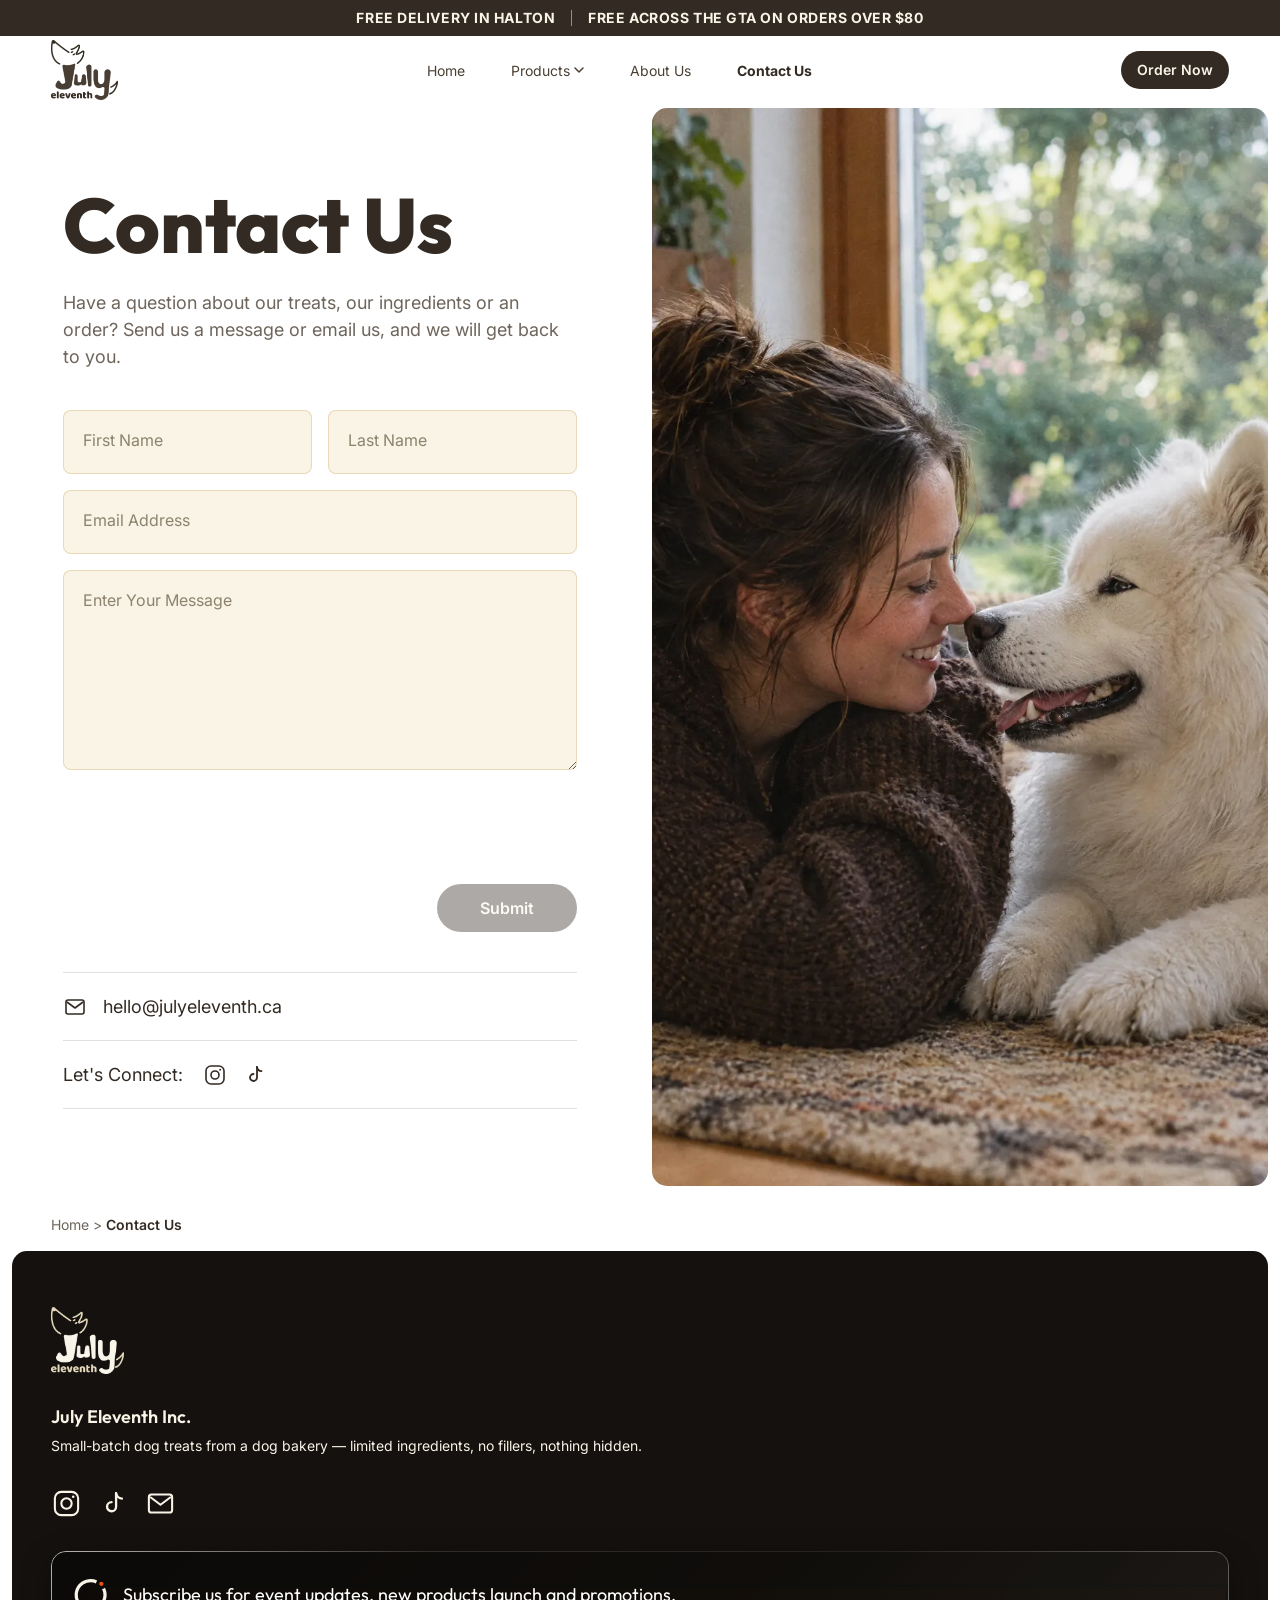
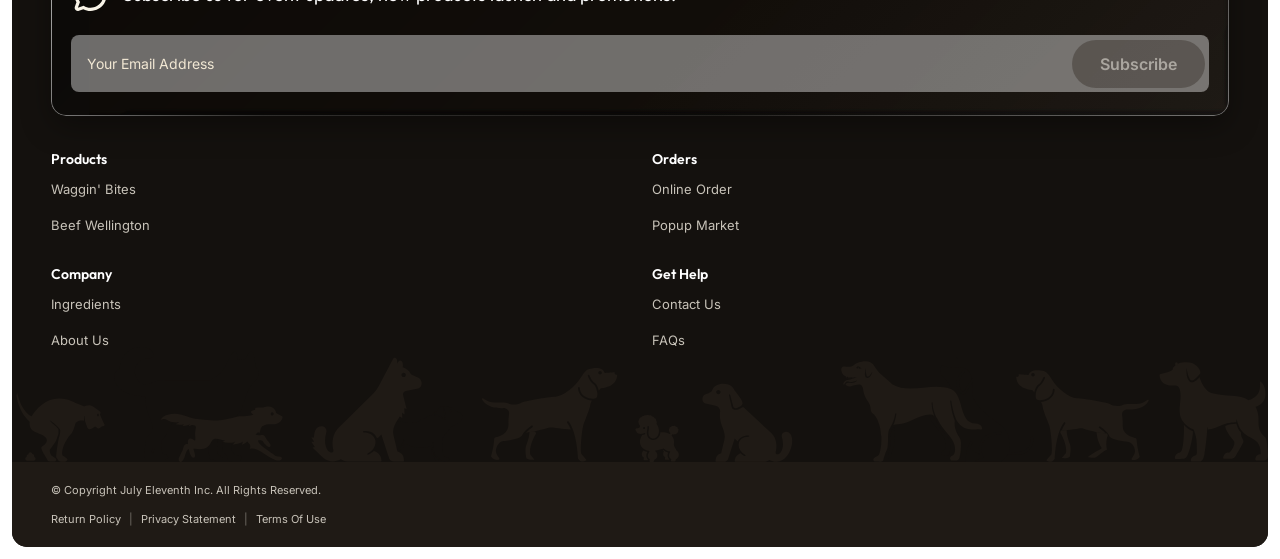
<file: pages/contact/index.html>
<!DOCTYPE html>
<html lang="en" data-liquid-on="sub">
<head>
<script>try{if(localStorage.getItem('theme')==='dark')document.documentElement.setAttribute('data-theme','dark')}catch(e){}</script>
<meta charset="UTF-8">
<meta name="viewport" content="width=device-width,initial-scale=1,viewport-fit=cover">
<title>Contact Us | July Eleventh</title>
<meta name="description" content="Questions about our dog treats, ingredients or an order? Email July Eleventh or send us a message.">
<meta name="robots" content="noindex">
<link rel="canonical" href="https://julyeleventh.ca/contact">
<link rel="icon" href="../../shared/brand/favicon-32.png">
<link rel="preconnect" href="https://fonts.googleapis.com">
<link rel="preconnect" href="https://fonts.gstatic.com" crossorigin>
<link href="https://fonts.googleapis.com/css2?family=Inter:wght@400;500;600;700&family=Outfit:wght@400;500;600;700;800;900&display=swap" rel="stylesheet">
<link rel="stylesheet" href="../../shared/css/core.css?v=sys398">
<link rel="stylesheet" href="page.css?v=sys398">
</head>
<body>

<!-- build:nav -->
<div class="announce" role="note"><div class="announce__track"><p><span class="announce__item">Free delivery in Halton</span><span class="announce__sep" aria-hidden="true"></span><span class="announce__item">Free across the GTA on orders over $80</span><span class="announce__sep announce__sep--end" aria-hidden="true"></span></p><p class="announce__copy" aria-hidden="true"><span class="announce__item">Free delivery in Halton</span><span class="announce__sep" aria-hidden="true"></span><span class="announce__item">Free across the GTA on orders over $80</span><span class="announce__sep announce__sep--end" aria-hidden="true"></span></p></div></div>
<header class="nav" id="nav">
  <button type="button" class="nav__burger" aria-label="Menu" aria-expanded="false" aria-controls="navPanel"><svg viewBox="0 0 24 24" aria-hidden="true" fill="none" stroke="currentColor" stroke-width="2" stroke-linecap="round"><path class="b1" d="M3 6h18"/><path class="b2" d="M3 12h18"/><path class="b3" d="M3 18h18"/></svg></button>
  <a class="nav__logo" href="../home/index.html" aria-label="July Eleventh home"><img src="../../shared/brand/logo-nav-2tone.webp" alt="July Eleventh" width="80" height="72"></a>
  <nav class="nav__links" aria-label="Main">
    <a href="../home/index.html">Home</a>
    <div class="nav__dd">
      <button type="button" class="nav__dd-btn" aria-haspopup="true" aria-expanded="false">Products<svg viewBox="0 0 10 6" aria-hidden="true"><path d="M1 1l4 4 4-4" fill="none" stroke="currentColor" stroke-width="1.5" stroke-linecap="round" stroke-linejoin="round"/></svg></button>
      <div class="nav__menu">
        <a href="../waggin-bites/index.html"><img class="nav__thumb" src="../waggin-bites/assets/images/products/waggin-bites-treat-bag-and-pieces.webp" alt="" width="96" height="96" loading="lazy"><span>Waggin' Bites</span></a>
        <a href="../beef-wellington/index.html"><img class="nav__thumb" src="../beef-wellington/assets/images/products/beef-wellington-boxes-and-pastry-logo.webp" alt="" width="96" height="96" loading="lazy"><span>Beef Wellington</span></a>
      </div>
    </div>
    <a href="/loyalty" hidden>Loyalty</a>
    <a href="/about">About Us</a>
    <a href="../contact/index.html" aria-current="page">Contact Us</a>
  </nav>
  <div class="nav__right">
    <button type="button" class="theme-toggle" hidden aria-label="Dark mode" aria-pressed="false"><svg class="theme-toggle__moon" viewBox="0 0 24 24" aria-hidden="true" fill="none" stroke="currentColor" stroke-width="1.8" stroke-linecap="round" stroke-linejoin="round"><path d="M20 14.5A8 8 0 0 1 9.5 4a8 8 0 1 0 10.5 10.5z"/></svg><svg class="theme-toggle__sun" viewBox="0 0 24 24" aria-hidden="true" fill="none" stroke="currentColor" stroke-width="1.8" stroke-linecap="round"><circle cx="12" cy="12" r="4"/><path d="M12 2v2M12 20v2M2 12h2M20 12h2M4.9 4.9l1.4 1.4M17.7 17.7l1.4 1.4M4.9 19.1l1.4-1.4M17.7 6.3l1.4-1.4"/></svg></button>
    <a class="btn btn--primary" href="/order">Order Now</a>
  </div>
  <nav class="nav__panel" id="navPanel" aria-label="Mobile">
    <a href="../home/index.html">Home</a>
    <div class="nav__pgroup">
      <button type="button" class="nav__pbtn" aria-expanded="false">Products<svg viewBox="0 0 10 6" aria-hidden="true"><path d="M1 1l4 4 4-4" fill="none" stroke="currentColor" stroke-width="1.5" stroke-linecap="round" stroke-linejoin="round"/></svg></button>
      <div class="nav__psub">
        <a href="../waggin-bites/index.html"><img class="nav__thumb" src="../waggin-bites/assets/images/products/waggin-bites-treat-bag-and-pieces.webp" alt="" width="56" height="56" loading="lazy"><span>Waggin' Bites</span></a>
        <a href="../beef-wellington/index.html"><img class="nav__thumb" src="../beef-wellington/assets/images/products/beef-wellington-boxes-and-pastry-logo.webp" alt="" width="56" height="56" loading="lazy"><span>Beef Wellington</span></a>
      </div>
    </div>
    <a href="/about">About Us</a>
    <a href="../contact/index.html" aria-current="page">Contact Us</a>
  </nav>
</header>
<!-- /build:nav -->

<main class="contact">
  <div class="contact__left">
    <div class="contact__content">

    <div class="contact__info">
      <h1>Contact Us</h1>
      <p class="contact__sub">Have a question about our treats, our ingredients or an order? Send us a message or email us, and we will get back to you.</p>
    </div>

    <!-- FORM ENDPOINT: replace action="#" with the Formspree form URL (https://formspree.io/f/xxxx) to make the form send email. While it is "#" the form only looks like it works. -->
    <form class="contact__form" data-form data-own-submit action="#" method="post" novalidate>
      <div class="field field--half">
        <input id="cf-first" name="first_name" type="text" placeholder=" " autocomplete="given-name" data-error="Please enter your first name." required>
        <label for="cf-first">First Name</label>
      </div>
      <div class="field field--half">
        <input id="cf-last" name="last_name" type="text" placeholder=" " autocomplete="family-name" data-error="Please enter your last name." required>
        <label for="cf-last">Last Name</label>
      </div>
      <div class="field">
        <input id="cf-email" name="email" type="email" placeholder=" " autocomplete="email" data-error="Please enter a valid email address." required>
        <label for="cf-email">Email Address</label>
      </div>
      <div class="field field--area">
        <textarea id="cf-msg" name="message" placeholder=" " rows="6" data-error="Please enter your message." required></textarea>
        <label for="cf-msg">Enter Your Message</label>
      </div>
      <div class="field field--captcha">
        <div class="g-recaptcha" data-sitekey="6LdJ_QMuAAAAAJ4KS_8D5kmR4CiNvy2aoUOlbGn5" data-callback="siteCaptchaChanged" data-expired-callback="siteCaptchaChanged" data-captcha-error="Please tick the box to show you are not a robot."></div>
      </div>
      <div class="contact__actions">
        <p class="contact__thanks" role="status" aria-live="polite" hidden>Thank you, your message has been received.</p>
        <p class="contact__error" role="alert" hidden></p>
        <button class="btn btn--primary" type="submit">Submit</button>
      </div>
    </form>

    <ul class="contact__list">
      <li class="contact__row">
        <span class="contact__icon"><svg viewBox="0 0 24 24" fill="none" stroke="currentColor" stroke-width="1.6" stroke-linejoin="round"><rect x="3" y="5" width="18" height="14" rx="2"/><path d="m4 7 8 6 8-6"/></svg></span>
        <a href="mailto:hello@julyeleventh.ca">hello@julyeleventh.ca</a>
      </li>
      <li class="contact__row contact__row--social">
        <span class="contact__label">Let&#39;s Connect:</span>
        <span class="contact__icons">
          <a href="https://www.instagram.com/july11to" target="_blank" rel="noopener" aria-label="Instagram"><svg viewBox="0 0 24 24" fill="none" stroke="currentColor" stroke-width="1.6"><rect x="3" y="3" width="18" height="18" rx="5"/><circle cx="12" cy="12" r="4"/><circle cx="17.2" cy="6.8" r="1" fill="currentColor" stroke="none"/></svg></a>
          <a href="https://www.tiktok.com/@july11to" target="_blank" rel="noopener" aria-label="TikTok"><svg viewBox="0 0 24 24" fill="none" stroke="currentColor" stroke-width="1.8" stroke-linecap="round" stroke-linejoin="round"><path d="M14 4v10.5a3.5 3.5 0 1 1-3.5-3.5"/><path d="M14 4c.4 2.4 2 4 4.5 4.2"/></svg></a>
        </span>
      </li>
    </ul>

    </div>
  </div>
  <div class="contact__media">
    <img src="assets/images/contact-woman-and-samoyed-nose-to-nose.webp" alt="A smiling woman in a brown knit sweater lies on a rug, nose to nose with a fluffy white Samoyed in front of a sunny window." width="1400" height="1750" fetchpriority="high">
  </div>
</main>

<nav class="crumbs" aria-label="Breadcrumb">
  <a href="/">Home</a> &gt; <span>Contact Us</span>
</nav>

<!-- build:footer -->
<footer class="footer">
  <div class="footer__inner">
    <img class="footer__logo" src="../../shared/brand/footer-logo-animated.webp" alt="July Eleventh" width="114" height="98" loading="lazy">

    <div class="footer__brand">
      <p class="footer__name">July Eleventh Inc.</p>
      <p class="footer__tag">Small-batch dog treats from a dog bakery &mdash; limited ingredients, no fillers, nothing hidden.</p>
    </div>

    <div class="footer__social">
      <a href="https://www.instagram.com/july11to" target="_blank" rel="noopener" aria-label="Instagram"><svg viewBox="0 0 24 24" fill="none" stroke="currentColor" stroke-width="1.6"><rect x="3" y="3" width="18" height="18" rx="5"/><circle cx="12" cy="12" r="4"/><circle cx="17.2" cy="6.8" r="1" fill="currentColor" stroke="none"/></svg></a>
      <a href="https://www.tiktok.com/@july11to" target="_blank" rel="noopener" aria-label="TikTok"><svg viewBox="0 0 24 24" fill="none" stroke="currentColor" stroke-width="1.8" stroke-linecap="round" stroke-linejoin="round"><path d="M14 4v10.5a3.5 3.5 0 1 1-3.5-3.5"/><path d="M14 4c.4 2.4 2 4 4.5 4.2"/></svg></a>
      <a href="mailto:hello@julyeleventh.ca" aria-label="Email"><svg viewBox="0 0 24 24" fill="none" stroke="currentColor" stroke-width="1.6" stroke-linejoin="round"><rect x="3" y="5" width="18" height="14" rx="2"/><path d="m4 7 8 6 8-6"/></svg></a>
    </div>

    <form class="sub" data-form data-liquid action="#" method="post" novalidate>
      <p class="sub__title"><svg viewBox="0 0 68 67" fill="none" aria-hidden="true"><path d="M47.874 26.0695C50.4765 31.0527 50.2823 37.0327 47.3597 41.838C44.4397 46.6432 39.2136 49.5798 33.5807 49.5798C30.4534 49.6741 27.3838 48.7319 24.8495 46.8998L17.4616 49.5798L20.1481 42.2098C18.3117 39.6817 17.3672 36.6195 17.4616 33.4998C17.4669 28.0247 20.261 22.9292 24.8811 19.9739C29.4985 17.019 35.3094 16.6134 40.2969 18.893C40.4071 17.5268 40.9345 16.226 41.8081 15.1687C35.5772 12.3867 28.3574 12.9441 22.6271 16.6448C16.9 20.3455 13.4366 26.6894 13.4319 33.4993C13.3768 36.7106 14.1507 39.88 15.6829 42.7038L13.668 48.2051C13.1302 49.6733 13.4975 51.3169 14.6046 52.424C15.7117 53.5284 17.3594 53.8922 18.8312 53.3583L24.3458 51.3483C27.1793 52.8794 30.3589 53.654 33.5807 53.5991C40.5911 53.5965 47.0945 49.9612 50.7542 43.9993C54.4166 38.0348 54.7078 30.6047 51.5254 24.373C50.5101 25.2995 49.2351 25.891 47.8735 26.0689L47.874 26.0695Z" fill="#F9F4E8"/><path class="notify-dot" d="M49.7002 19.4303C49.7002 23.0027 44.3271 23.0027 44.3271 19.4303C44.3271 15.8579 49.7002 15.8579 49.7002 19.4303Z" fill="#EC5008"/></svg>
        Subscribe us for event updates, new products launch and promotions.</p>
      <div class="sub__field">
        <label class="sr-only" for="email">Your email address</label>
        <input id="email" name="email" type="email" placeholder="Your Email Address" autocomplete="email" data-error="Please enter a valid email address." required>
        <button class="btn btn--primary" type="submit">Subscribe</button>
      </div>
    </form>

    <nav class="cols" aria-label="Footer">
      <div><p class="cols__h">Products</p><a href="../waggin-bites/index.html">Waggin' Bites</a><a href="../beef-wellington/index.html">Beef Wellington</a></div>
      <div><p class="cols__h">Orders</p><a href="/order">Online Order</a><a href="/popup">Popup Market</a></div>
      <div><p class="cols__h">Company</p><a href="/ingredients">Ingredients</a><a href="/about">About Us</a></div>
      <div><p class="cols__h">Get Help</p><a href="../contact/index.html">Contact Us</a><a href="../faq/index.html">FAQs</a></div>
    </nav>

  </div>
  <div class="footer__bar">
    <p>&copy; Copyright July Eleventh Inc. All Rights Reserved.</p>
    <p class="legal"><a href="/returns">Return Policy</a><span>|</span><a href="/privacy">Privacy Statement</a><span>|</span><a href="/terms">Terms Of Use</a></p>
  </div>
</footer>
<!-- /build:footer -->


<script src="https://www.google.com/recaptcha/api.js" async defer></script>
<script src="../../shared/js/core.js?v=sys398" defer></script>
<script src="page.js?v=sys398" defer></script>
</body>
</html>
</file>
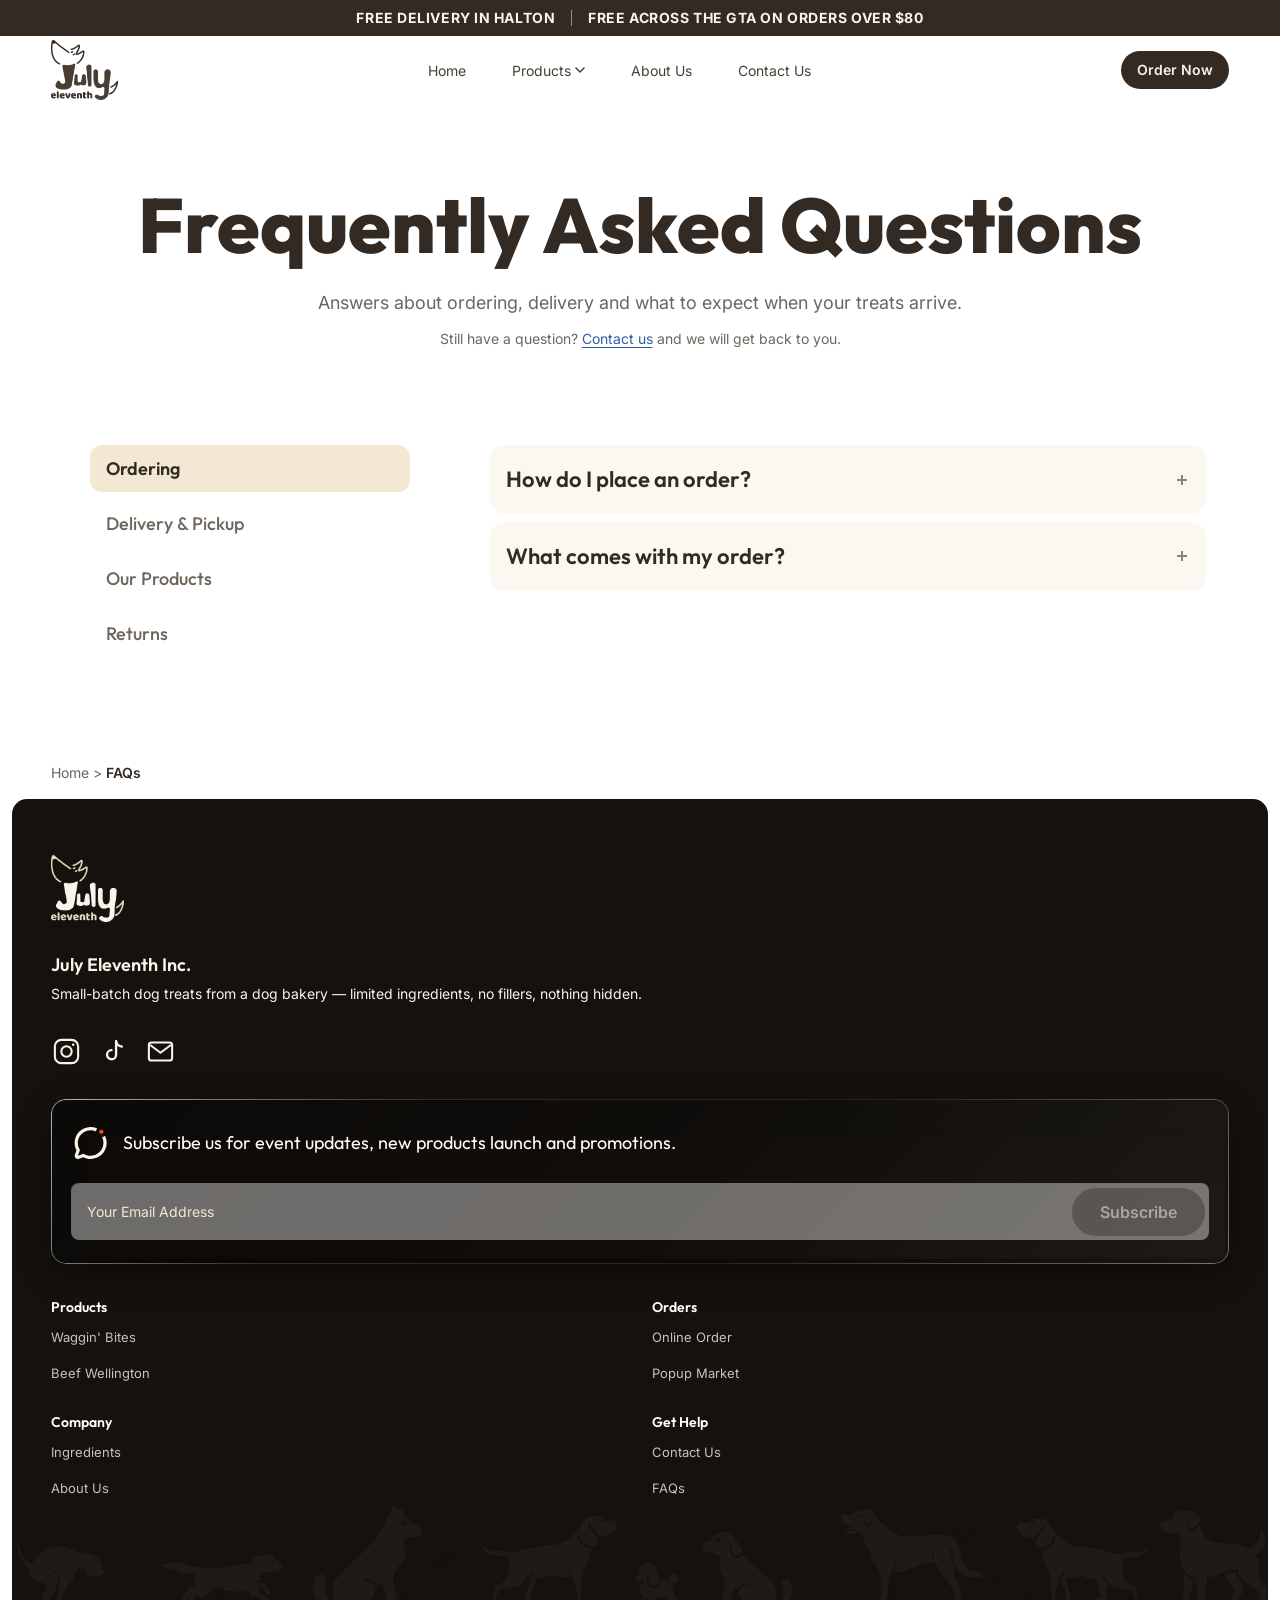
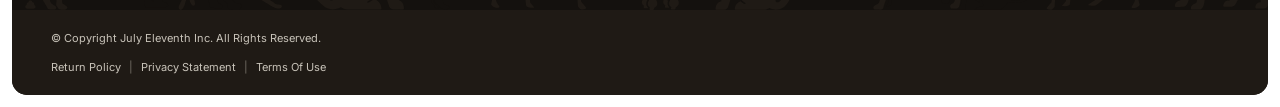
<file: pages/faq/index.html>
<!DOCTYPE html>
<html lang="en" data-liquid-on="sub">
<head>
<script>try{if(localStorage.getItem('theme')==='dark')document.documentElement.setAttribute('data-theme','dark')}catch(e){}</script>
<meta charset="UTF-8">
<meta name="viewport" content="width=device-width,initial-scale=1,viewport-fit=cover">
<title>FAQs | July Eleventh</title>
<meta name="description" content="How to order from July Eleventh, delivery in Halton and the GTA, pickup in Burlington, how we prepare our dog treats and our return policy.">
<meta name="robots" content="noindex">
<link rel="canonical" href="https://julyeleventh.ca/faq">
<link rel="icon" href="../../shared/brand/favicon-32.png">
<link rel="preconnect" href="https://fonts.googleapis.com">
<link rel="preconnect" href="https://fonts.gstatic.com" crossorigin>
<link href="https://fonts.googleapis.com/css2?family=Inter:wght@400;500;600;700&family=Outfit:wght@400;500;600;700;800;900&display=swap" rel="stylesheet">
<link rel="stylesheet" href="../../shared/css/core.css?v=sys398">
<link rel="stylesheet" href="page.css?v=sys398">
<script type="application/ld+json">
{
  "@context": "https://schema.org",
  "@type": "FAQPage",
  "mainEntity": [
    {
      "@type": "Question",
      "name": "How do I place an order?",
      "acceptedAnswer": {
        "@type": "Answer",
        "text": "Catch us in person at markets and pop-ups around the GTA, and follow us on Instagram @july11to for our next stop. You can also order online: send us a DM with what you’d like, and we’ll confirm your order and send a secure Stripe payment request. A full online ordering system is coming soon."
      }
    },
    {
      "@type": "Question",
      "name": "What comes with my order?",
      "acceptedAnswer": {
        "@type": "Answer",
        "text": "Every product arrives with a card that lists the full product details and storage guidance, so you can serve it to your dog with confidence."
      }
    },
    {
      "@type": "Question",
      "name": "Do you offer delivery?",
      "acceptedAnswer": {
        "@type": "Answer",
        "text": "Yes. Delivery is free on any order in Halton. In other GTA areas, delivery is free on orders over $80."
      }
    },
    {
      "@type": "Question",
      "name": "When do I need to order, and when will I receive it?",
      "acceptedAnswer": {
        "@type": "Answer",
        "text": "Halton delivery: order by Tuesday 12 pm for delivery on Wednesday after 6 pm, or by Friday 12 pm for delivery on Saturday. Other GTA areas: order by Friday 12 pm for delivery on Sunday. Pickup, 1160 King Rd, Burlington, ON: order by Tuesday 12 pm for pickup on Wednesday, 6 pm to 8 pm, or by Friday 12 pm for pickup on Saturday, 12 pm to 2 pm. Need a specific time? Message us and we’ll do our best to accommodate."
      }
    },
    {
      "@type": "Question",
      "name": "How do you prepare your treats?",
      "acceptedAnswer": {
        "@type": "Answer",
        "text": "Everything is freshly made to order in small batches, so it reaches you fresh, within 24 hours of baking."
      }
    },
    {
      "@type": "Question",
      "name": "What is your return policy?",
      "acceptedAnswer": {
        "@type": "Answer",
        "text": "Because these are food products, we cannot accept returns. We take care to check the quality of every batch before it leaves our kitchen. If anything is not right, please contact us and we will look into it."
      }
    }
  ]
}
</script>
</head>
<body>

<!-- build:nav -->
<div class="announce" role="note"><div class="announce__track"><p><span class="announce__item">Free delivery in Halton</span><span class="announce__sep" aria-hidden="true"></span><span class="announce__item">Free across the GTA on orders over $80</span><span class="announce__sep announce__sep--end" aria-hidden="true"></span></p><p class="announce__copy" aria-hidden="true"><span class="announce__item">Free delivery in Halton</span><span class="announce__sep" aria-hidden="true"></span><span class="announce__item">Free across the GTA on orders over $80</span><span class="announce__sep announce__sep--end" aria-hidden="true"></span></p></div></div>
<header class="nav" id="nav">
  <button type="button" class="nav__burger" aria-label="Menu" aria-expanded="false" aria-controls="navPanel"><svg viewBox="0 0 24 24" aria-hidden="true" fill="none" stroke="currentColor" stroke-width="2" stroke-linecap="round"><path class="b1" d="M3 6h18"/><path class="b2" d="M3 12h18"/><path class="b3" d="M3 18h18"/></svg></button>
  <a class="nav__logo" href="../home/index.html" aria-label="July Eleventh home"><img src="../../shared/brand/logo-nav-2tone.webp" alt="July Eleventh" width="80" height="72"></a>
  <nav class="nav__links" aria-label="Main">
    <a href="../home/index.html">Home</a>
    <div class="nav__dd">
      <button type="button" class="nav__dd-btn" aria-haspopup="true" aria-expanded="false">Products<svg viewBox="0 0 10 6" aria-hidden="true"><path d="M1 1l4 4 4-4" fill="none" stroke="currentColor" stroke-width="1.5" stroke-linecap="round" stroke-linejoin="round"/></svg></button>
      <div class="nav__menu">
        <a href="../waggin-bites/index.html"><img class="nav__thumb" src="../waggin-bites/assets/images/products/waggin-bites-treat-bag-and-pieces.webp" alt="" width="96" height="96" loading="lazy"><span>Waggin' Bites</span></a>
        <a href="../beef-wellington/index.html"><img class="nav__thumb" src="../beef-wellington/assets/images/products/beef-wellington-boxes-and-pastry-logo.webp" alt="" width="96" height="96" loading="lazy"><span>Beef Wellington</span></a>
      </div>
    </div>
    <a href="/loyalty" hidden>Loyalty</a>
    <a href="/about">About Us</a>
    <a href="../contact/index.html">Contact Us</a>
  </nav>
  <div class="nav__right">
    <button type="button" class="theme-toggle" hidden aria-label="Dark mode" aria-pressed="false"><svg class="theme-toggle__moon" viewBox="0 0 24 24" aria-hidden="true" fill="none" stroke="currentColor" stroke-width="1.8" stroke-linecap="round" stroke-linejoin="round"><path d="M20 14.5A8 8 0 0 1 9.5 4a8 8 0 1 0 10.5 10.5z"/></svg><svg class="theme-toggle__sun" viewBox="0 0 24 24" aria-hidden="true" fill="none" stroke="currentColor" stroke-width="1.8" stroke-linecap="round"><circle cx="12" cy="12" r="4"/><path d="M12 2v2M12 20v2M2 12h2M20 12h2M4.9 4.9l1.4 1.4M17.7 17.7l1.4 1.4M4.9 19.1l1.4-1.4M17.7 6.3l1.4-1.4"/></svg></button>
    <a class="btn btn--primary" href="/order">Order Now</a>
  </div>
  <nav class="nav__panel" id="navPanel" aria-label="Mobile">
    <a href="../home/index.html">Home</a>
    <div class="nav__pgroup">
      <button type="button" class="nav__pbtn" aria-expanded="false">Products<svg viewBox="0 0 10 6" aria-hidden="true"><path d="M1 1l4 4 4-4" fill="none" stroke="currentColor" stroke-width="1.5" stroke-linecap="round" stroke-linejoin="round"/></svg></button>
      <div class="nav__psub">
        <a href="../waggin-bites/index.html"><img class="nav__thumb" src="../waggin-bites/assets/images/products/waggin-bites-treat-bag-and-pieces.webp" alt="" width="56" height="56" loading="lazy"><span>Waggin' Bites</span></a>
        <a href="../beef-wellington/index.html"><img class="nav__thumb" src="../beef-wellington/assets/images/products/beef-wellington-boxes-and-pastry-logo.webp" alt="" width="56" height="56" loading="lazy"><span>Beef Wellington</span></a>
      </div>
    </div>
    <a href="/about">About Us</a>
    <a href="../contact/index.html">Contact Us</a>
  </nav>
</header>
<!-- /build:nav -->

<main class="faq">
  <div class="faq__inner">
    <h1>Frequently Asked Questions</h1>
    <p class="faq__sub">Answers about ordering, delivery and what to expect when your treats arrive.</p>
    <p class="faq__more">Still have a question? <a href="../contact/index.html">Contact us</a> and we will get back to you.</p>

    <div class="faq__layout">
      <div class="sidetabs" role="tablist" aria-label="FAQ categories" aria-orientation="vertical">
        <button type="button" class="sidetab is-active" role="tab" id="tab-ordering" aria-controls="panel-ordering" aria-selected="true">Ordering</button>
        <button type="button" class="sidetab" role="tab" id="tab-delivery" aria-controls="panel-delivery" aria-selected="false">Delivery &amp; Pickup</button>
        <button type="button" class="sidetab" role="tab" id="tab-treats" aria-controls="panel-treats" aria-selected="false">Our Products</button>
        <button type="button" class="sidetab" role="tab" id="tab-returns" aria-controls="panel-returns" aria-selected="false">Returns</button>
      </div>
      <div class="faq__panels">
      <div class="faq__panel" role="tabpanel" id="panel-ordering" aria-labelledby="tab-ordering">
        <details class="acc">
          <summary>How do I place an order?</summary>
          <div class="acc__a"><p>Catch us in person at markets and pop-ups around the GTA, and follow us on <a href="https://www.instagram.com/july11to" target="_blank" rel="noopener">Instagram @july11to</a> for our next stop. You can also order online: send us a DM with what you’d like, and we’ll confirm your order and send a secure Stripe payment request. A full online ordering system is coming soon.</p></div>
        </details>
        <details class="acc">
          <summary>What comes with my order?</summary>
          <div class="acc__a"><p>Every product arrives with a card that lists the full product details and storage guidance, so you can serve it to your dog with confidence.</p></div>
        </details>
      </div>
      <div class="faq__panel" role="tabpanel" id="panel-delivery" aria-labelledby="tab-delivery" hidden>
        <details class="acc">
          <summary>Do you offer delivery?</summary>
          <div class="acc__a"><p>Yes. Delivery is free on any order in Halton. In other GTA areas, delivery is free on orders over $80.</p></div>
        </details>
        <details class="acc">
          <summary>When do I need to order, and when will I receive it?</summary>
          <div class="acc__a"><p><b>Halton delivery:</b> order by Tuesday 12 pm for delivery on Wednesday after 6 pm, or by Friday 12 pm for delivery on Saturday.</p><p><b>Other GTA areas:</b> order by Friday 12 pm for delivery on Sunday.</p><p><b>Pickup, 1160 King Rd, Burlington, ON:</b> order by Tuesday 12 pm for pickup on Wednesday, 6 pm to 8 pm, or by Friday 12 pm for pickup on Saturday, 12 pm to 2 pm.</p><p>Need a specific time? Message us and we’ll do our best to accommodate.</p></div>
        </details>
      </div>
      <div class="faq__panel" role="tabpanel" id="panel-treats" aria-labelledby="tab-treats" hidden>
        <details class="acc">
          <summary>How do you prepare your treats?</summary>
          <div class="acc__a"><p>Everything is freshly made to order in small batches, so it reaches you fresh, within 24 hours of baking.</p></div>
        </details>
      </div>
      <div class="faq__panel" role="tabpanel" id="panel-returns" aria-labelledby="tab-returns" hidden>
        <details class="acc">
          <summary>What is your return policy?</summary>
          <div class="acc__a"><p>Because these are food products, we cannot accept returns. We take care to check the quality of every batch before it leaves our kitchen. If anything is not right, please <a href="../contact/index.html">contact us</a> and we will look into it.</p></div>
        </details>
      </div>
      </div>
    </div>

  </div>
</main>

<nav class="crumbs" aria-label="Breadcrumb">
  <a href="/">Home</a> &gt; <span>FAQs</span>
</nav>

<!-- build:footer -->
<footer class="footer">
  <div class="footer__inner">
    <img class="footer__logo" src="../../shared/brand/footer-logo-animated.webp" alt="July Eleventh" width="114" height="98" loading="lazy">

    <div class="footer__brand">
      <p class="footer__name">July Eleventh Inc.</p>
      <p class="footer__tag">Small-batch dog treats from a dog bakery &mdash; limited ingredients, no fillers, nothing hidden.</p>
    </div>

    <div class="footer__social">
      <a href="https://www.instagram.com/july11to" target="_blank" rel="noopener" aria-label="Instagram"><svg viewBox="0 0 24 24" fill="none" stroke="currentColor" stroke-width="1.6"><rect x="3" y="3" width="18" height="18" rx="5"/><circle cx="12" cy="12" r="4"/><circle cx="17.2" cy="6.8" r="1" fill="currentColor" stroke="none"/></svg></a>
      <a href="https://www.tiktok.com/@july11to" target="_blank" rel="noopener" aria-label="TikTok"><svg viewBox="0 0 24 24" fill="none" stroke="currentColor" stroke-width="1.8" stroke-linecap="round" stroke-linejoin="round"><path d="M14 4v10.5a3.5 3.5 0 1 1-3.5-3.5"/><path d="M14 4c.4 2.4 2 4 4.5 4.2"/></svg></a>
      <a href="mailto:hello@julyeleventh.ca" aria-label="Email"><svg viewBox="0 0 24 24" fill="none" stroke="currentColor" stroke-width="1.6" stroke-linejoin="round"><rect x="3" y="5" width="18" height="14" rx="2"/><path d="m4 7 8 6 8-6"/></svg></a>
    </div>

    <form class="sub" data-form data-liquid action="#" method="post" novalidate>
      <p class="sub__title"><svg viewBox="0 0 68 67" fill="none" aria-hidden="true"><path d="M47.874 26.0695C50.4765 31.0527 50.2823 37.0327 47.3597 41.838C44.4397 46.6432 39.2136 49.5798 33.5807 49.5798C30.4534 49.6741 27.3838 48.7319 24.8495 46.8998L17.4616 49.5798L20.1481 42.2098C18.3117 39.6817 17.3672 36.6195 17.4616 33.4998C17.4669 28.0247 20.261 22.9292 24.8811 19.9739C29.4985 17.019 35.3094 16.6134 40.2969 18.893C40.4071 17.5268 40.9345 16.226 41.8081 15.1687C35.5772 12.3867 28.3574 12.9441 22.6271 16.6448C16.9 20.3455 13.4366 26.6894 13.4319 33.4993C13.3768 36.7106 14.1507 39.88 15.6829 42.7038L13.668 48.2051C13.1302 49.6733 13.4975 51.3169 14.6046 52.424C15.7117 53.5284 17.3594 53.8922 18.8312 53.3583L24.3458 51.3483C27.1793 52.8794 30.3589 53.654 33.5807 53.5991C40.5911 53.5965 47.0945 49.9612 50.7542 43.9993C54.4166 38.0348 54.7078 30.6047 51.5254 24.373C50.5101 25.2995 49.2351 25.891 47.8735 26.0689L47.874 26.0695Z" fill="#F9F4E8"/><path class="notify-dot" d="M49.7002 19.4303C49.7002 23.0027 44.3271 23.0027 44.3271 19.4303C44.3271 15.8579 49.7002 15.8579 49.7002 19.4303Z" fill="#EC5008"/></svg>
        Subscribe us for event updates, new products launch and promotions.</p>
      <div class="sub__field">
        <label class="sr-only" for="email">Your email address</label>
        <input id="email" name="email" type="email" placeholder="Your Email Address" autocomplete="email" data-error="Please enter a valid email address." required>
        <button class="btn btn--primary" type="submit">Subscribe</button>
      </div>
    </form>

    <nav class="cols" aria-label="Footer">
      <div><p class="cols__h">Products</p><a href="../waggin-bites/index.html">Waggin' Bites</a><a href="../beef-wellington/index.html">Beef Wellington</a></div>
      <div><p class="cols__h">Orders</p><a href="/order">Online Order</a><a href="/popup">Popup Market</a></div>
      <div><p class="cols__h">Company</p><a href="/ingredients">Ingredients</a><a href="/about">About Us</a></div>
      <div><p class="cols__h">Get Help</p><a href="../contact/index.html">Contact Us</a><a href="../faq/index.html">FAQs</a></div>
    </nav>

  </div>
  <div class="footer__bar">
    <p>&copy; Copyright July Eleventh Inc. All Rights Reserved.</p>
    <p class="legal"><a href="/returns">Return Policy</a><span>|</span><a href="/privacy">Privacy Statement</a><span>|</span><a href="/terms">Terms Of Use</a></p>
  </div>
</footer>
<!-- /build:footer -->

<script src="../../shared/js/core.js?v=sys398" defer></script>
<script src="page.js?v=sys398" defer></script>
</body>
</html>
</file>
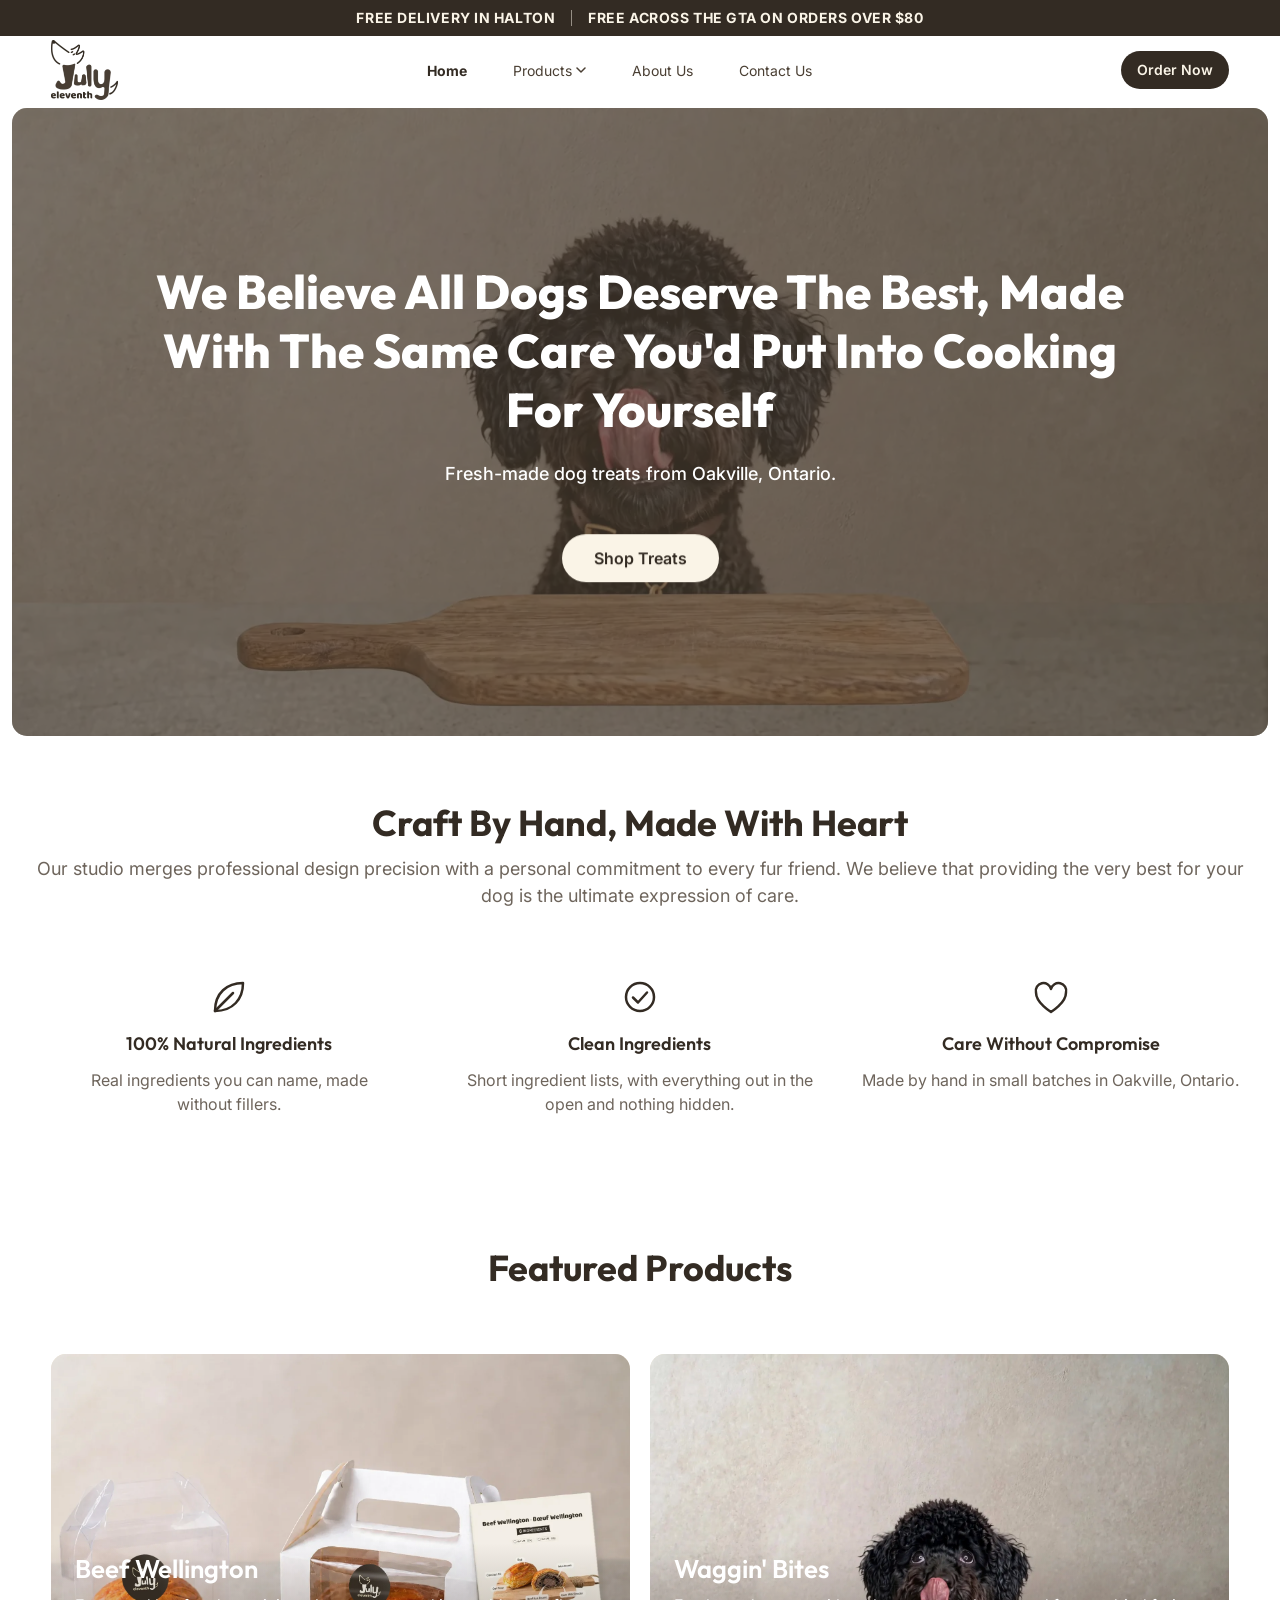
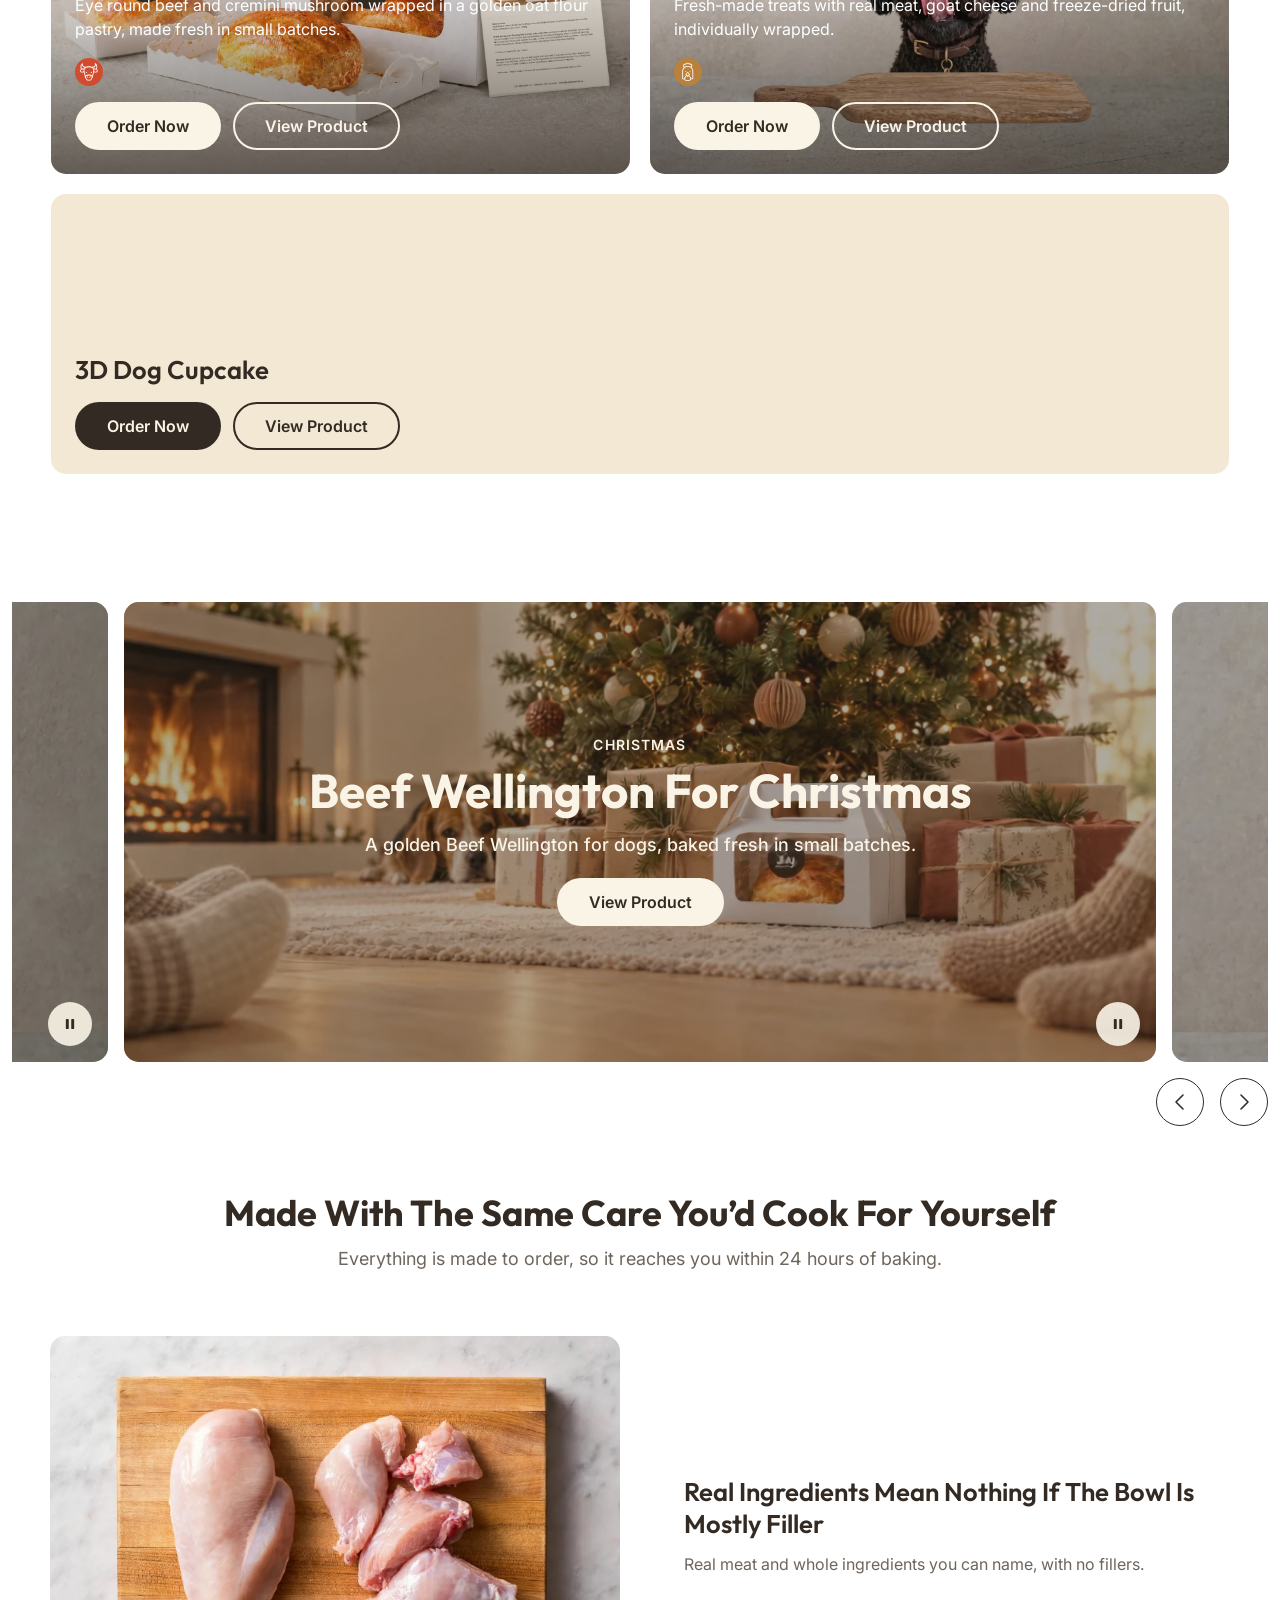
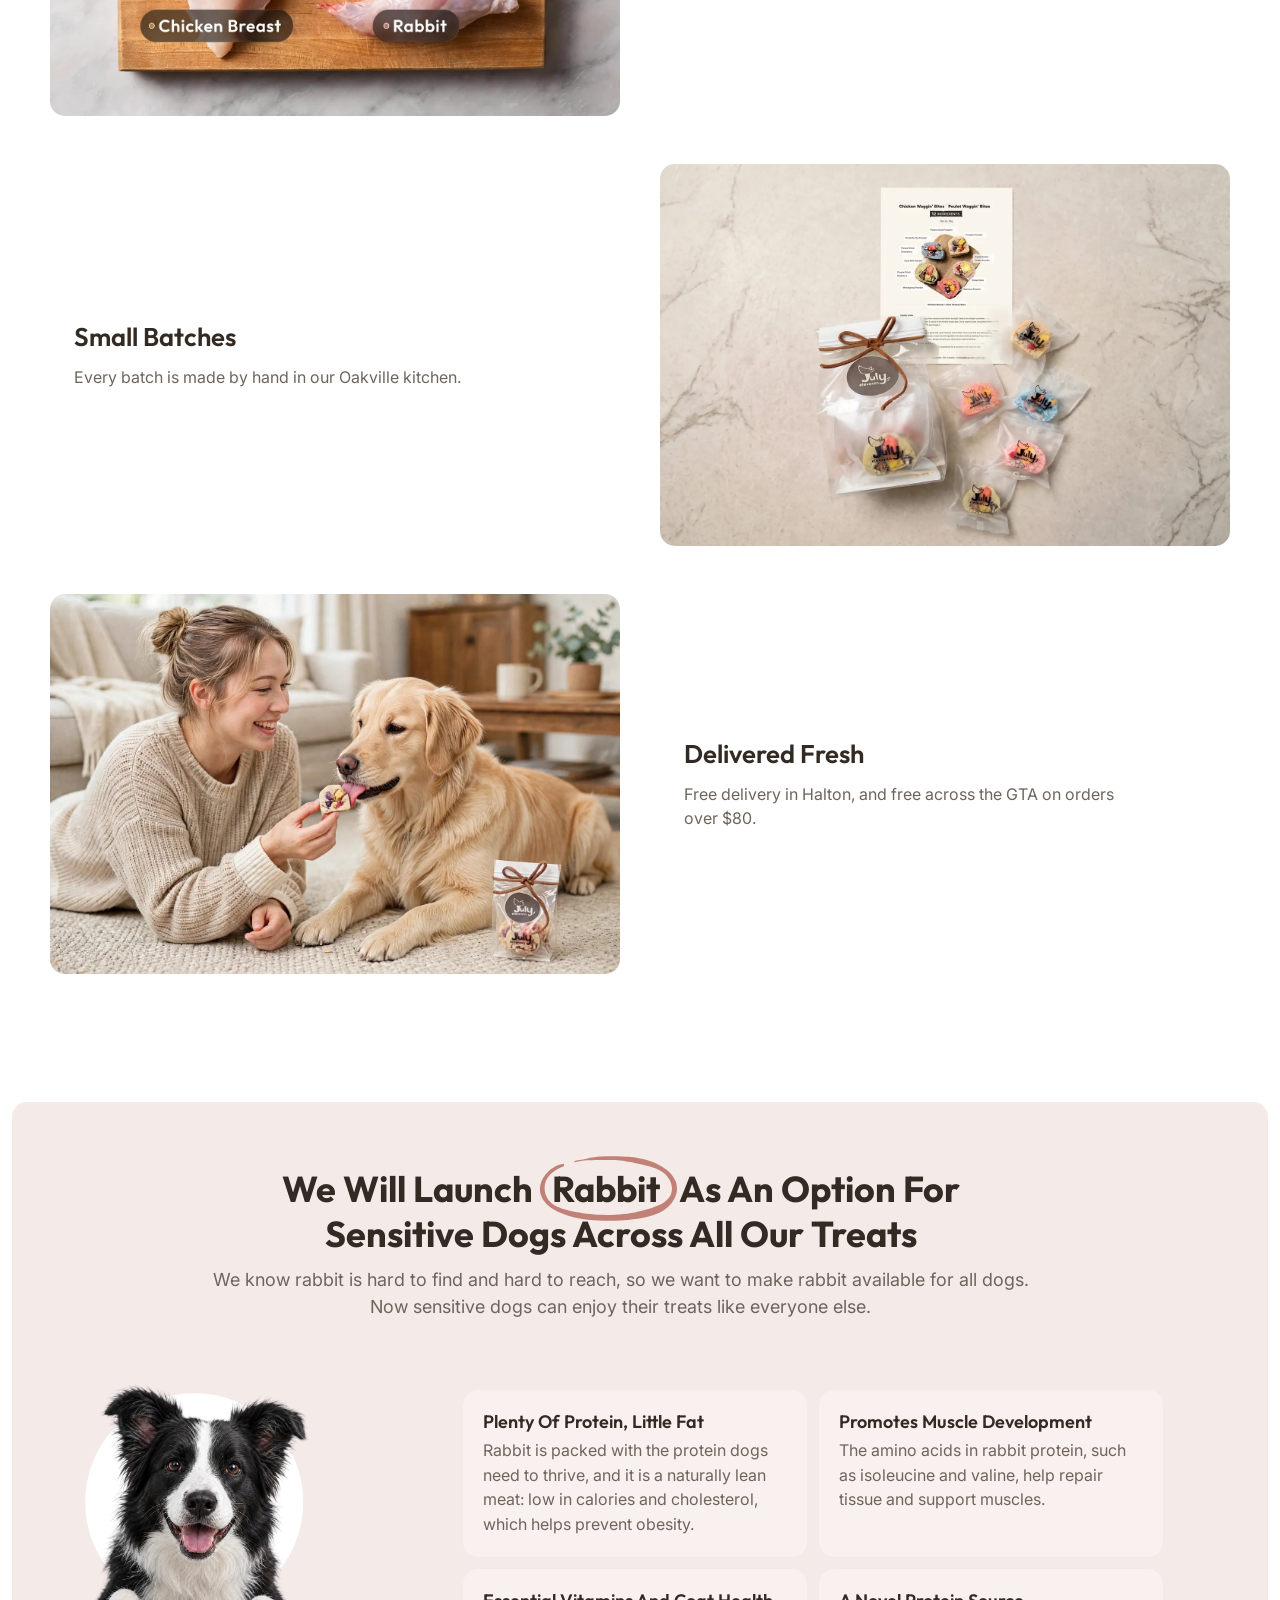
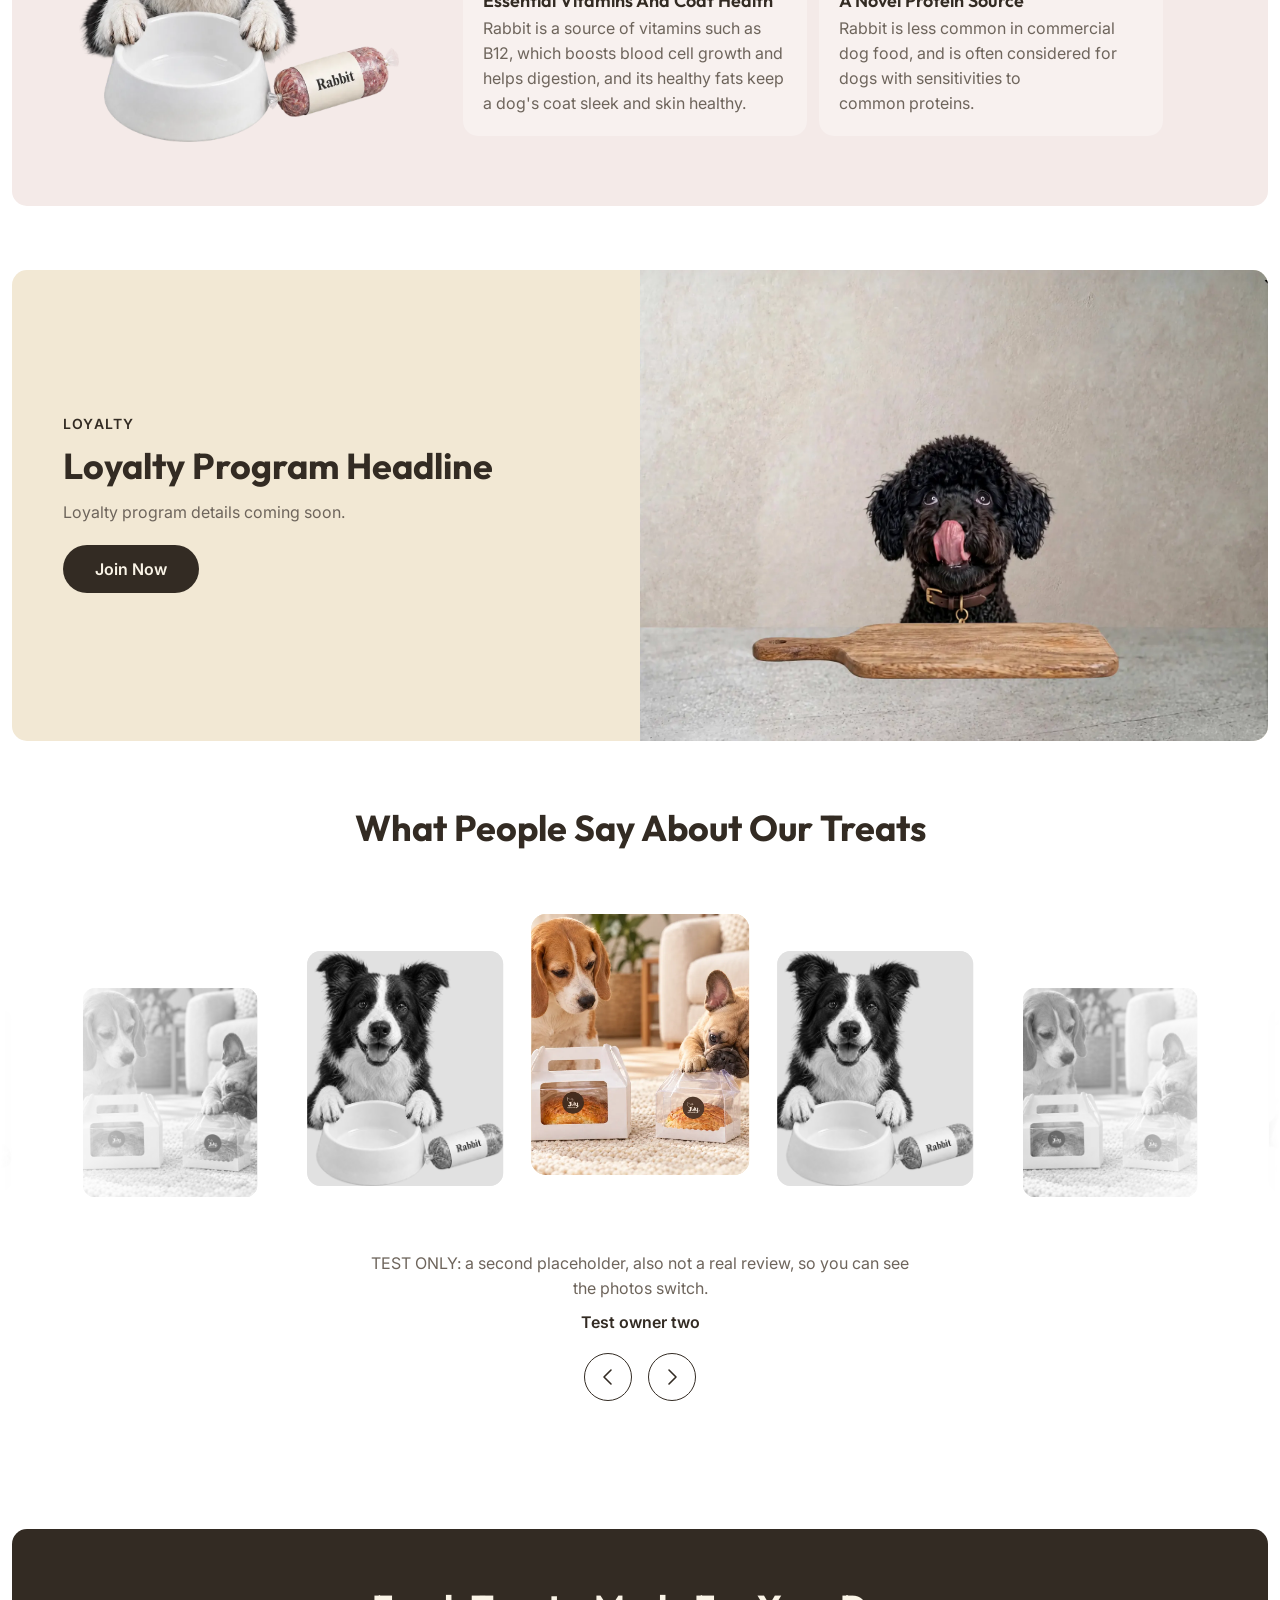
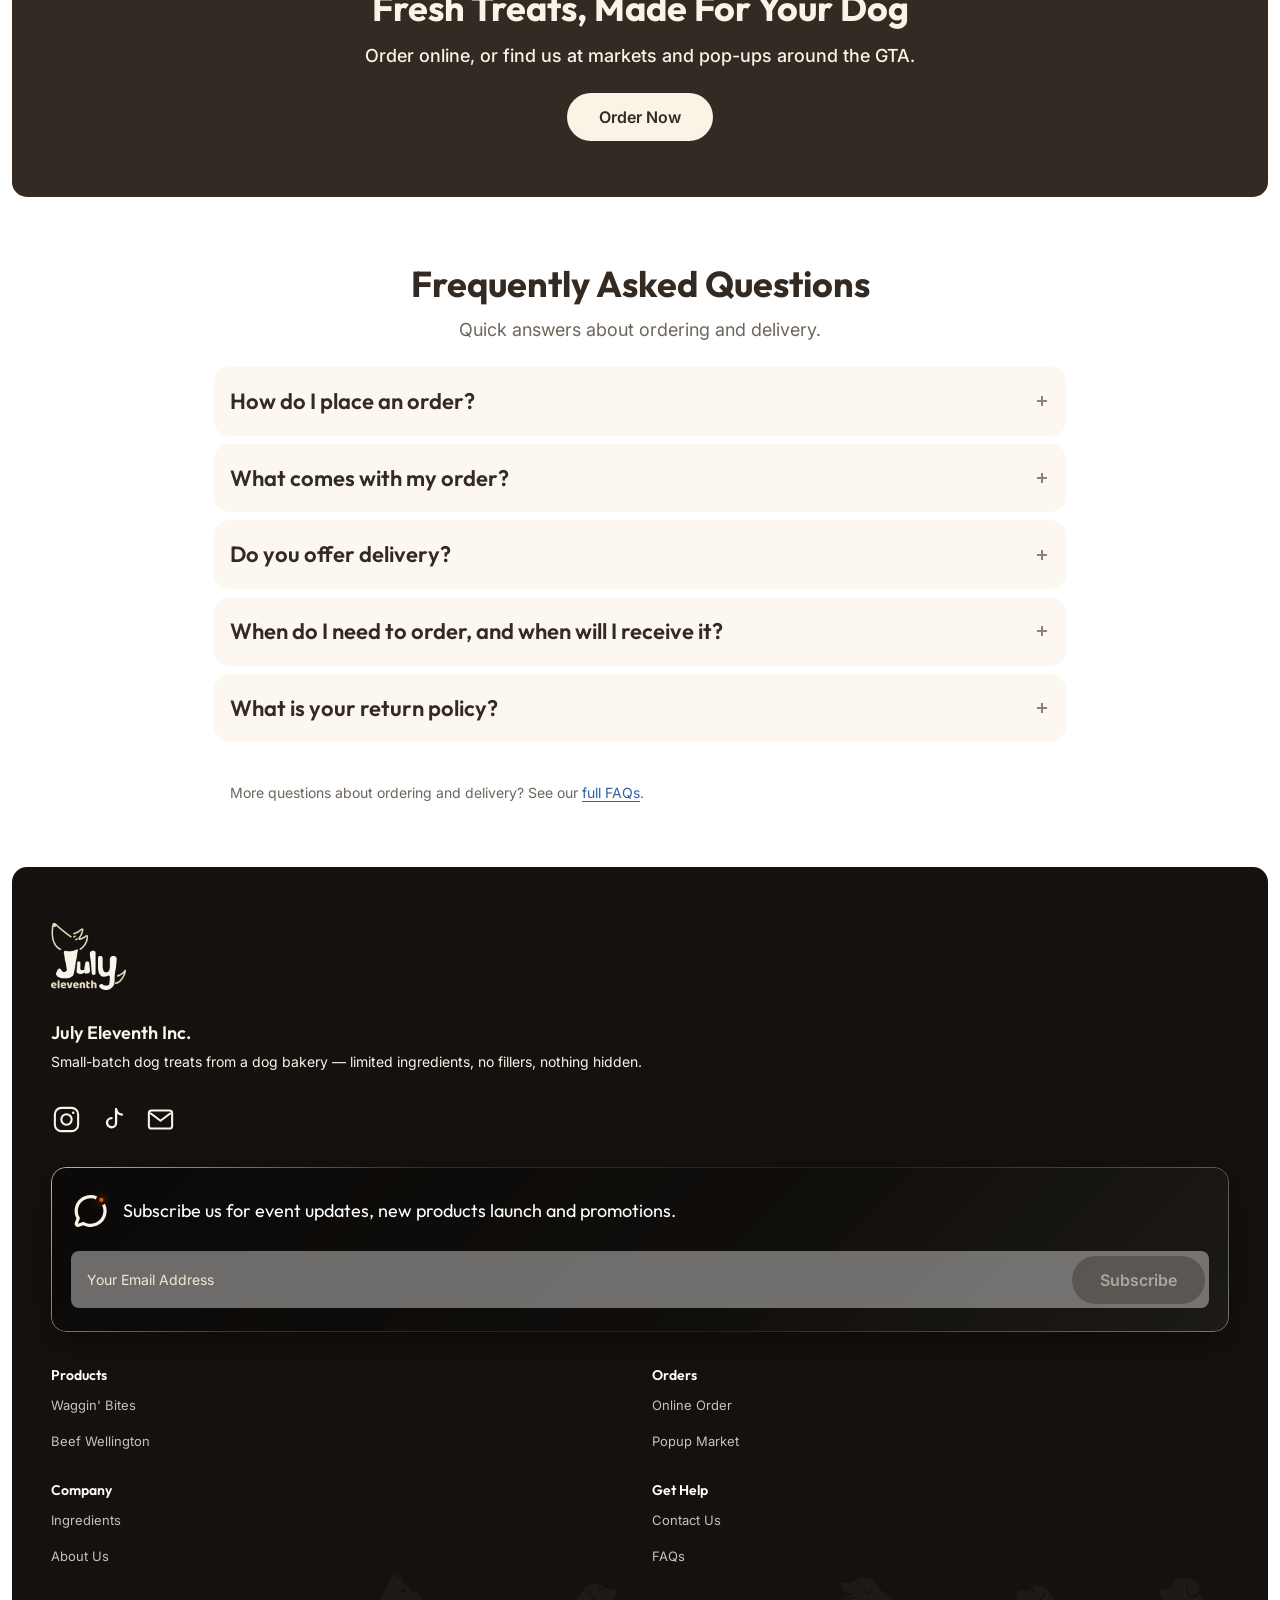
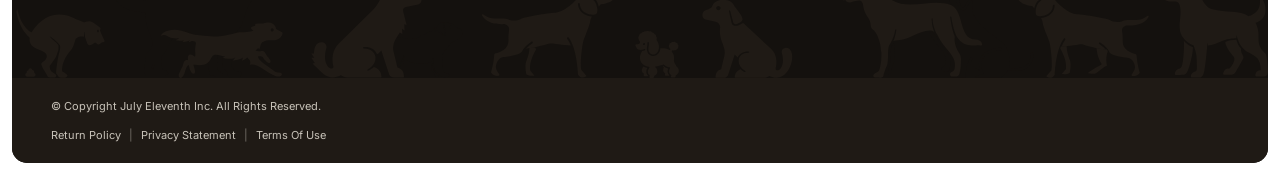
<file: pages/home/index.html>
<!DOCTYPE html>
<html lang="en">
<head>
<script>try{if(localStorage.getItem('theme')==='dark')document.documentElement.setAttribute('data-theme','dark')}catch(e){}</script>
<!-- HOME PAGE, work in progress: only the hero so far (placeholder picture, video to come). Remove the noindex line before launch. -->
<meta name="robots" content="noindex, nofollow">
<meta charset="UTF-8">
<meta name="viewport" content="width=device-width,initial-scale=1,viewport-fit=cover">
<title>July Eleventh | Pets Fresh Treats and Bakery</title>
<link rel="icon" href="../../shared/brand/favicon-32.png">
<link rel="preconnect" href="https://fonts.googleapis.com">
<link rel="preconnect" href="https://fonts.gstatic.com" crossorigin>
<link href="https://fonts.googleapis.com/css2?family=Inter:wght@400;500;600;700&family=Outfit:wght@400;500;600;700;800;900&display=swap" rel="stylesheet">
<link rel="stylesheet" href="../../shared/css/core.css?v=sys398">
<link rel="stylesheet" href="../../shared/css/product.css?v=sys398">
<link rel="stylesheet" href="page.css?v=sys398">
</head>
<body>

<!-- build:nav -->
<div class="announce" role="note"><div class="announce__track"><p><span class="announce__item">Free delivery in Halton</span><span class="announce__sep" aria-hidden="true"></span><span class="announce__item">Free across the GTA on orders over $80</span><span class="announce__sep announce__sep--end" aria-hidden="true"></span></p><p class="announce__copy" aria-hidden="true"><span class="announce__item">Free delivery in Halton</span><span class="announce__sep" aria-hidden="true"></span><span class="announce__item">Free across the GTA on orders over $80</span><span class="announce__sep announce__sep--end" aria-hidden="true"></span></p></div></div>
<header class="nav" id="nav">
  <button type="button" class="nav__burger" aria-label="Menu" aria-expanded="false" aria-controls="navPanel"><svg viewBox="0 0 24 24" aria-hidden="true" fill="none" stroke="currentColor" stroke-width="2" stroke-linecap="round"><path class="b1" d="M3 6h18"/><path class="b2" d="M3 12h18"/><path class="b3" d="M3 18h18"/></svg></button>
  <a class="nav__logo" href="../home/index.html" aria-label="July Eleventh home"><img src="../../shared/brand/logo-nav-2tone.webp" alt="July Eleventh" width="80" height="72"></a>
  <nav class="nav__links" aria-label="Main">
    <a href="../home/index.html" aria-current="page">Home</a>
    <div class="nav__dd">
      <button type="button" class="nav__dd-btn" aria-haspopup="true" aria-expanded="false">Products<svg viewBox="0 0 10 6" aria-hidden="true"><path d="M1 1l4 4 4-4" fill="none" stroke="currentColor" stroke-width="1.5" stroke-linecap="round" stroke-linejoin="round"/></svg></button>
      <div class="nav__menu">
        <a href="../waggin-bites/index.html"><img class="nav__thumb" src="../waggin-bites/assets/images/products/waggin-bites-treat-bag-and-pieces.webp" alt="" width="96" height="96" loading="lazy"><span>Waggin' Bites</span></a>
        <a href="../beef-wellington/index.html"><img class="nav__thumb" src="../beef-wellington/assets/images/products/beef-wellington-boxes-and-pastry-logo.webp" alt="" width="96" height="96" loading="lazy"><span>Beef Wellington</span></a>
      </div>
    </div>
    <a href="/loyalty" hidden>Loyalty</a>
    <a href="/about">About Us</a>
    <a href="../contact/index.html">Contact Us</a>
  </nav>
  <div class="nav__right">
    <button type="button" class="theme-toggle" hidden aria-label="Dark mode" aria-pressed="false"><svg class="theme-toggle__moon" viewBox="0 0 24 24" aria-hidden="true" fill="none" stroke="currentColor" stroke-width="1.8" stroke-linecap="round" stroke-linejoin="round"><path d="M20 14.5A8 8 0 0 1 9.5 4a8 8 0 1 0 10.5 10.5z"/></svg><svg class="theme-toggle__sun" viewBox="0 0 24 24" aria-hidden="true" fill="none" stroke="currentColor" stroke-width="1.8" stroke-linecap="round"><circle cx="12" cy="12" r="4"/><path d="M12 2v2M12 20v2M2 12h2M20 12h2M4.9 4.9l1.4 1.4M17.7 17.7l1.4 1.4M4.9 19.1l1.4-1.4M17.7 6.3l1.4-1.4"/></svg></button>
    <a class="btn btn--primary" href="/order">Order Now</a>
  </div>
  <nav class="nav__panel" id="navPanel" aria-label="Mobile">
    <a href="../home/index.html" aria-current="page">Home</a>
    <div class="nav__pgroup">
      <button type="button" class="nav__pbtn" aria-expanded="false">Products<svg viewBox="0 0 10 6" aria-hidden="true"><path d="M1 1l4 4 4-4" fill="none" stroke="currentColor" stroke-width="1.5" stroke-linecap="round" stroke-linejoin="round"/></svg></button>
      <div class="nav__psub">
        <a href="../waggin-bites/index.html"><img class="nav__thumb" src="../waggin-bites/assets/images/products/waggin-bites-treat-bag-and-pieces.webp" alt="" width="56" height="56" loading="lazy"><span>Waggin' Bites</span></a>
        <a href="../beef-wellington/index.html"><img class="nav__thumb" src="../beef-wellington/assets/images/products/beef-wellington-boxes-and-pastry-logo.webp" alt="" width="56" height="56" loading="lazy"><span>Beef Wellington</span></a>
      </div>
    </div>
    <a href="/about">About Us</a>
    <a href="../contact/index.html">Contact Us</a>
  </nav>
</header>
<!-- /build:nav -->

<main>

  <!-- 1. Hero. The sub line is DRAFT copy. The picture is a placeholder. When the video is ready: add the two <source> lines below (a small file for phones, a full one for the rest) and keep the poster as the picture shown before the video loads. -->
  <section class="hero">
    <div class="hero__title">
      <h1 class="hero__h1">We Believe All Dogs Deserve The Best, Made With The Same Care You'd Put Into Cooking For Yourself</h1>
      <p class="hero__sub">Fresh-made dog treats from Oakville, Ontario.</p>
      <div class="hero__cta"><a class="btn btn--primary" href="#featured">Shop Treats</a></div>
    </div>
    <!-- Placeholder picture (a <video> with no file may show nothing). When the video is ready, replace this <img> with:
    <video class="hero__img hero__video" id="heroVideo" autoplay muted loop playsinline preload="auto" poster="assets/images/posters/hero-poster-placeholder.webp" width="1664" height="1248" aria-label="...">
      <source src="assets/video/hero-home-sm.mp4" type="video/mp4" media="(max-width:599px)">
      <source src="assets/video/hero-home.mp4" type="video/mp4">
    </video> -->
    <img class="hero__img hero__video" src="assets/images/posters/hero-poster-placeholder.webp" alt="A dog and a bag of July Eleventh treats" width="1664" height="1248">
    <div class="hero__fade" aria-hidden="true"></div>
  </section>

  <!-- 2. About Us: headline and sub centred, three highlights (icon, title, description) stacked. The sub line is Crystal's placeholder (to be rewritten); the three descriptions are DRAFT copy. Replace when confirmed. -->
  <section class="compare about" id="about">
    <h2 class="h2">Craft By Hand, Made With Heart</h2>
    <p class="compare__sub">Our studio merges professional design precision with a personal commitment to every fur friend. We believe that providing the very best for your dog is the ultimate expression of care.</p>
    <div class="hl">
      <div class="hl__item">
        <svg class="ico" viewBox="0 0 48 48" aria-hidden="true"><path d="M10 38C10 20 22 10 38 10c0 16-10 28-28 28z" fill="none" stroke="currentColor" stroke-width="2.5" stroke-linejoin="round"/><path d="M10 38L28 20" stroke="currentColor" stroke-width="2.5" stroke-linecap="round"/></svg>
        <h3 class="hl__title">100% Natural Ingredients</h3>
        <p>Real ingredients you can name, made without fillers.</p>
      </div>
      <div class="hl__item">
        <svg class="ico" viewBox="0 0 48 48" aria-hidden="true"><circle cx="24" cy="24" r="14" fill="none" stroke="currentColor" stroke-width="2.5"/><path d="M17 24.5l5 5 9-10" fill="none" stroke="currentColor" stroke-width="2.5" stroke-linecap="round" stroke-linejoin="round"/></svg>
        <h3 class="hl__title">Clean Ingredients</h3>
        <p>Short ingredient lists, with everything out in the open and nothing hidden.</p>
      </div>
      <div class="hl__item">
        <svg class="ico" viewBox="0 0 48 48" aria-hidden="true"><path d="M24 39S9 30 9 19.5A7.5 7.5 0 0 1 24 16a7.5 7.5 0 0 1 15 3.500C39 30 24 39 24 39z" fill="none" stroke="currentColor" stroke-width="2.5" stroke-linejoin="round"/></svg>
        <h3 class="hl__title">Care Without Compromise</h3>
        <p>Made by hand in small batches in Oakville, Ontario.</p>
      </div>
    </div>
  </section>

  <!-- 3. Featured Products: two big picture cards, then one wide card. The cupcake card is a PLACEHOLDER (no picture, description, protein icons, name or links yet). The two descriptions are DRAFT copy. Order Now links go to /order (not built yet). -->
  <section class="featured" id="featured" aria-labelledby="featured-h">
    <h2 class="h2" id="featured-h">Featured Products</h2>
    <div class="featured__grid">
      <article class="fcard">
        <img class="fcard__img" src="assets/images/featured/featured-beef-wellington-boxes.webp" alt="A clear gift box and a white window box, each holding a golden Beef Wellington pastry with a July Eleventh logo sticker, and the six-ingredient card leaning against the white box" width="2000" height="1250" loading="lazy">
        <div class="fcard__body">
          <h3 class="fcard__title">Beef Wellington</h3>
          <p class="fcard__desc">Eye round beef and cremini mushroom wrapped in a golden oat flour pastry, made fresh in small batches.</p>
          <div class="fcard__meats"><span class="protein protein--beef protein--solid protein--sm" role="img" aria-label="Beef"></span></div>
          <div class="fcard__btns"><a class="btn btn--secondary" href="/order">Order Now</a><a class="btn btn--outline on-dark" href="../beef-wellington/index.html">View Product</a></div>
        </div>
      </article>
      <article class="fcard">
        <img class="fcard__img" src="assets/images/featured/featured-waggin-bites-poodle.webp" alt="A black poodle watches five Waggin' Bites treats fall onto a wooden board" width="1664" height="1248" loading="lazy">
        <div class="fcard__body">
          <h3 class="fcard__title">Waggin' Bites</h3>
          <p class="fcard__desc">Fresh-made treats with real meat, goat cheese and freeze-dried fruit, individually wrapped.</p>
          <div class="fcard__meats"><span class="protein protein--chicken protein--solid protein--sm" role="img" aria-label="Chicken"></span></div>
          <div class="fcard__btns"><a class="btn btn--secondary" href="/order">Order Now</a><a class="btn btn--outline on-dark" href="../waggin-bites/index.html">View Product</a></div>
        </div>
      </article>
      <article class="fcard fcard--wide fcard--ph">
        <div class="fcard__body">
          <h3 class="fcard__title">3D Dog Cupcake</h3>
          <div class="fcard__btns"><a class="btn btn--primary" href="/order">Order Now</a><a class="btn btn--outline" href="/products">View Product</a></div>
        </div>
      </article>
    </div>
  </section>

  <!-- 4. Promotion / events slides: rounded cards in a row (the next one peeks in on the right), pause button on the card, outlined round arrows below, moves on its own. Slide 1 uses the Wellington Christmas picture; slide 2 (free 3D dog cupcakes: details, picture) and slide 3 (placeholder, to be decided) are PLACEHOLDERS. -->
  <section class="promo" id="promo" aria-roledescription="carousel" aria-label="Promotions and events">
    <div class="promo__track">
      <div class="promo__slide" role="group" aria-roledescription="slide" aria-label="1 of 3">
        <img class="promo__img" src="assets/images/featured/promo-wellington-christmas.webp" alt="" width="992" height="432" loading="lazy">
        <div class="promo__body">
          <p class="promo__eyebrow">Christmas</p>
          <h2 class="promo__h">Beef Wellington For Christmas</h2>
          <p class="promo__sub">A golden Beef Wellington for dogs, baked fresh in small batches.</p>
          <a class="btn btn--secondary" href="../beef-wellington/index.html">View Product</a>
        </div>
        <button type="button" class="promo__pause" aria-label="Pause slides"><svg class="i-pause" viewBox="0 0 24 24" aria-hidden="true"><rect x="7" y="6" width="3.5" height="12" rx="1"/><rect x="13.5" y="6" width="3.5" height="12" rx="1"/></svg><svg class="i-play" viewBox="0 0 24 24" aria-hidden="true"><path d="M8 6l10 6-10 6z"/></svg></button>
      </div>
      <div class="promo__slide" role="group" aria-roledescription="slide" aria-label="2 of 3">
        <img class="promo__img" src="assets/images/posters/hero-poster-placeholder.webp" alt="" width="992" height="432" loading="lazy">
        <div class="promo__body">
          <p class="promo__eyebrow">Free Gift</p>
          <h2 class="promo__h">Five Free 3D Dog Cupcakes</h2>
          <p class="promo__sub">Details coming soon.</p>
          <a class="btn btn--secondary" href="/order">Order Now</a>
        </div>
        <button type="button" class="promo__pause" aria-label="Pause slides"><svg class="i-pause" viewBox="0 0 24 24" aria-hidden="true"><rect x="7" y="6" width="3.5" height="12" rx="1"/><rect x="13.5" y="6" width="3.5" height="12" rx="1"/></svg><svg class="i-play" viewBox="0 0 24 24" aria-hidden="true"><path d="M8 6l10 6-10 6z"/></svg></button>
      </div>
      <div class="promo__slide" role="group" aria-roledescription="slide" aria-label="3 of 3">
        <img class="promo__img" src="assets/images/posters/hero-poster-placeholder.webp" alt="" width="992" height="432" loading="lazy">
        <div class="promo__body">
          <p class="promo__eyebrow">Delivery</p>
          <h2 class="promo__h">Free Delivery In Halton</h2>
          <p class="promo__sub">Free across the GTA on orders over $80.</p>
          <a class="btn btn--secondary" href="/order">Order Now</a>
        </div>
        <button type="button" class="promo__pause" aria-label="Pause slides"><svg class="i-pause" viewBox="0 0 24 24" aria-hidden="true"><rect x="7" y="6" width="3.5" height="12" rx="1"/><rect x="13.5" y="6" width="3.5" height="12" rx="1"/></svg><svg class="i-play" viewBox="0 0 24 24" aria-hidden="true"><path d="M8 6l10 6-10 6z"/></svg></button>
      </div>
    </div>
    <div class="promo__ctrl">
      <button type="button" class="arrow-btn" data-dir="-1" aria-label="Previous slide"><svg viewBox="0 0 24 24" aria-hidden="true" fill="none" stroke="currentColor" stroke-width="1.6" stroke-linecap="round" stroke-linejoin="round"><path d="M15 5l-7 7 7 7"/></svg></button>
      <button type="button" class="arrow-btn" data-dir="1" aria-label="Next slide"><svg viewBox="0 0 24 24" aria-hidden="true" fill="none" stroke="currentColor" stroke-width="1.6" stroke-linecap="round" stroke-linejoin="round"><path d="M9 5l7 7-7 7"/></svg></button>
    </div>
  </section>

  <!-- 5. Left / right block: headline and sub centred on top (like the comparison block), then three rows, picture on the left and text on the right, then text on the left and picture on the right, then picture on the left again. ALL COPY AND THE PICTURE ARE PLACEHOLDERS (facts from the FAQ and the announcement bar). -->
  <section class="compare split" aria-labelledby="split-h">
    <h2 class="h2" id="split-h">Made With The Same Care You’d Cook For Yourself</h2>
    <p class="compare__sub">Everything is made to order, so it reaches you within 24 hours of baking.</p>
    <div class="split__row">
      <img class="split__img" src="assets/images/featured/split-real-ingredients.webp" alt="Chicken and rabbit meat on a wooden cutting board" width="1500" height="1000" loading="lazy">
      <div class="split__text"><h3>Real Ingredients Mean Nothing If The Bowl Is Mostly Filler</h3><p>Real meat and whole ingredients you can name, with no fillers.</p></div>
    </div>
    <div class="split__row split__row--flip">
      <img class="split__img" src="assets/images/featured/split-small-batches.webp" alt="Waggin' Bites treats next to the ingredient card" width="1500" height="1000" loading="lazy">
      <div class="split__text"><h3>Small Batches</h3><p>Every batch is made by hand in our Oakville kitchen.</p></div>
    </div>
    <div class="split__row">
      <img class="split__img" src="assets/images/featured/split-woman-feeding-golden-retriever.webp" alt="A woman feeding a golden retriever a treat" width="1500" height="1000" loading="lazy">
      <div class="split__text"><h3>Delivered Fresh</h3><p>Free delivery in Halton, and free across the GTA on orders over $80.</p></div>
    </div>
  </section>

  <!-- 6. Rabbit: the same section as on the product pages (system `.rabbit`), headline grammar fixed. Copy is the product-page placeholder, to be confirmed. -->
  <section class="rabbit" id="why-rabbit">
    <div class="rabbit__card">
      <div class="rabbit__img"><img src="assets/images/rabbit/border-collie-with-bowl-and-rabbit-roll.webp?v=4" alt="A black and white border collie resting its front paws on the rim of an empty white dog bowl, with a roll of rabbit meat labelled Rabbit lying beside the bowl" width="900" height="1005"></div>
      <div class="rabbit__text">
      <h2>We Will Launch <mark class="rabbit__mark">Rabbit<svg class="rabbit__loop" viewBox="0 0 200 80" preserveAspectRatio="none" aria-hidden="true" focusable="false"><defs><mask id="rabbitMask" maskUnits="userSpaceOnUse" x="-20" y="-20" width="240" height="120"><path d="M44 13C14 20 4 48 30 63C62 80 140 80 174 64C202 50 196 22 160 12C128 3 90 3 58 9" fill="none" stroke="#fff" stroke-width="16" stroke-linecap="round" pathLength="1"/></mask></defs><path class="rl-fill" d="M43.7 11.7 L40.6 12.2 L37.6 12.9 L34.8 13.8 L32.2 15.0 L29.7 16.2 L27.3 17.6 L25.1 19.1 L23.1 20.7 L21.2 22.5 L19.5 24.2 L18.0 26.1 L16.5 28.0 L15.3 30.0 L14.2 32.1 L13.3 34.2 L12.6 36.4 L12.2 38.6 L11.9 40.9 L12.0 43.2 L12.3 45.5 L12.9 47.8 L13.7 50.0 L14.8 52.2 L16.2 54.3 L17.7 56.3 L19.5 58.2 L21.5 60.1 L23.7 61.8 L26.1 63.5 L28.8 65.2 L32.3 67.0 L36.0 68.6 L40.0 70.2 L44.2 71.7 L48.7 73.0 L53.3 74.3 L58.2 75.4 L63.2 76.3 L68.3 77.2 L73.6 77.8 L79.0 78.4 L84.5 78.8 L90.0 79.1 L95.6 79.3 L101.2 79.3 L106.9 79.3 L112.5 79.2 L118.0 79.0 L123.6 78.7 L129.0 78.4 L134.4 77.9 L139.7 77.4 L144.9 76.7 L149.9 75.9 L154.7 74.9 L159.4 73.8 L163.9 72.6 L168.1 71.1 L172.1 69.5 L175.8 67.8 L178.7 66.1 L181.3 64.3 L183.7 62.4 L185.8 60.4 L187.7 58.4 L189.4 56.3 L190.9 54.1 L192.1 52.0 L193.2 49.7 L194.0 47.4 L194.6 45.1 L194.9 42.8 L195.0 40.4 L194.7 38.0 L194.3 35.7 L193.5 33.4 L192.5 31.2 L191.2 29.0 L189.8 26.9 L188.1 24.9 L186.2 23.0 L184.1 21.2 L181.9 19.4 L179.4 17.7 L176.8 16.1 L174.0 14.5 L171.0 13.0 L167.8 11.5 L164.4 10.2 L160.9 9.0 L157.6 8.0 L154.3 7.1 L151.0 6.3 L147.6 5.6 L144.1 5.0 L140.7 4.4 L137.2 4.0 L133.7 3.7 L130.2 3.4 L126.7 3.2 L123.2 3.0 L119.6 2.9 L116.1 2.8 L112.6 2.7 L109.0 2.7 L105.5 2.7 L102.0 2.7 L98.5 2.8 L95.0 2.9 L91.5 3.1 L88.0 3.4 L84.5 3.8 L81.1 4.3 L77.7 4.9 L74.3 5.5 L71.0 6.1 L67.7 6.7 L64.4 7.2 L61.1 7.7 L57.9 8.3 L58.1 9.7 L61.3 9.1 L64.6 8.6 L67.9 8.1 L71.2 7.8 L74.6 7.5 L77.9 7.4 L81.4 7.3 L84.8 7.2 L88.2 7.2 L91.7 7.1 L95.1 7.0 L98.6 7.0 L102.0 7.0 L105.5 7.0 L109.0 7.1 L112.4 7.2 L115.9 7.5 L119.3 7.8 L122.8 8.1 L126.2 8.6 L129.6 9.1 L133.0 9.6 L136.3 10.2 L139.7 10.9 L143.0 11.5 L146.2 12.2 L149.5 12.9 L152.8 13.6 L156.0 14.3 L159.1 15.0 L162.6 15.9 L165.8 16.9 L168.8 18.1 L171.6 19.3 L174.1 20.6 L176.5 22.1 L178.6 23.6 L180.5 25.3 L182.2 27.0 L183.6 28.7 L184.8 30.4 L185.8 32.2 L186.7 33.9 L187.3 35.6 L187.7 37.3 L188.0 39.0 L188.2 40.6 L188.2 42.3 L188.0 43.9 L187.6 45.6 L187.1 47.2 L186.3 48.9 L185.3 50.5 L184.1 52.1 L182.7 53.6 L181.0 55.1 L179.1 56.5 L177.0 57.8 L174.7 59.0 L172.2 60.2 L168.8 61.5 L165.2 62.8 L161.3 64.1 L157.1 65.3 L152.8 66.4 L148.2 67.5 L143.5 68.4 L138.5 69.4 L133.5 70.2 L128.3 70.9 L123.0 71.4 L117.6 71.9 L112.2 72.2 L106.7 72.4 L101.3 72.4 L95.8 72.3 L90.3 72.1 L84.9 71.8 L79.6 71.4 L74.4 70.9 L69.2 70.3 L64.2 69.6 L59.4 68.9 L54.7 68.1 L50.2 67.1 L45.9 66.1 L41.8 65.0 L38.0 63.7 L34.4 62.3 L31.2 60.8 L28.9 59.4 L26.8 57.9 L25.0 56.2 L23.4 54.6 L22.1 52.9 L21.0 51.1 L20.1 49.4 L19.4 47.7 L18.9 46.0 L18.5 44.3 L18.3 42.7 L18.2 41.0 L18.2 39.3 L18.4 37.6 L18.7 35.8 L19.2 34.1 L19.8 32.3 L20.7 30.6 L21.8 28.9 L23.0 27.2 L24.4 25.7 L26.0 24.1 L27.8 22.7 L29.7 21.3 L31.8 20.0 L34.0 18.7 L36.4 17.5 L38.9 16.4 L41.5 15.4 L44.3 14.3Z" fill="currentColor" mask="url(#rabbitMask)"/></svg></mark> As An Option For Sensitive Dogs Across All Our Treats</h2>
      <p class="rabbit__sub">We know rabbit is hard to find and hard to reach, so we want to make rabbit available for all dogs. Now sensitive dogs can enjoy their treats like everyone else.</p>
      <ul class="rabbit__list">
        <li><svg class="rabbit__tick" viewBox="0 0 24 24" aria-hidden="true"><path d="M3 13l6 6L21 5" fill="none" stroke="currentColor" stroke-width="2.4" stroke-linecap="round" stroke-linejoin="round"/></svg><div><h3>Plenty Of Protein, Little Fat</h3><p>Rabbit is packed with the protein dogs need to thrive, and it is a naturally lean meat: low in calories and cholesterol, which helps prevent obesity.</p></div></li>
        <li><svg class="rabbit__tick" viewBox="0 0 24 24" aria-hidden="true"><path d="M3 13l6 6L21 5" fill="none" stroke="currentColor" stroke-width="2.4" stroke-linecap="round" stroke-linejoin="round"/></svg><div><h3>Promotes Muscle Development</h3><p>The amino acids in rabbit protein, such as isoleucine and valine, help repair tissue and support muscles.</p></div></li>
        <li><svg class="rabbit__tick" viewBox="0 0 24 24" aria-hidden="true"><path d="M3 13l6 6L21 5" fill="none" stroke="currentColor" stroke-width="2.4" stroke-linecap="round" stroke-linejoin="round"/></svg><div><h3>Essential Vitamins And Coat Health</h3><p>Rabbit is a source of vitamins such as B12, which boosts blood cell growth and helps digestion, and its healthy fats keep a dog&#39;s coat sleek and skin healthy.</p></div></li>
        <li><svg class="rabbit__tick" viewBox="0 0 24 24" aria-hidden="true"><path d="M3 13l6 6L21 5" fill="none" stroke="currentColor" stroke-width="2.4" stroke-linecap="round" stroke-linejoin="round"/></svg><div><h3>A Novel Protein Source</h3><p>Rabbit is less common in commercial dog food, and is often considered for dogs with sensitivities to common proteins.</p></div></li>
        </ul>
      </div>
    </div>
  </section>

  <!-- 7. Loyalty. PLACEHOLDER: the programme (what customers earn, how to join) has not been decided or given, so no headline, rules or rewards are invented here. Replace the copy, the picture and the link. -->
  <section class="loyalty" aria-labelledby="loyalty-h">
    <div class="loyalty__card">
      <div class="loyalty__text">
        <p class="loyalty__eyebrow">Loyalty</p>
        <h2 class="loyalty__h" id="loyalty-h">Loyalty Program Headline</h2>
        <p class="loyalty__sub">Loyalty program details coming soon.</p>
        <a class="btn btn--primary" href="/loyalty">Join Now</a>
      </div>
      <img class="loyalty__img" src="assets/images/posters/hero-poster-placeholder.webp" alt="" width="1664" height="1248" loading="lazy">
    </div>
  </section>

  <!-- 8. Customer reviews: a row of dog photos, one per customer; only the one in the middle is in colour, and the review of its owner shows underneath. The photos are not clickable: they move on by themselves every 3 seconds while the row is on screen (the system auto-play rule), and the arrows or a swipe change the one in the middle (it loops). TEST CONTENT ONLY: the two cards below use site pictures and made-up sample text just to preview the slider. They are NOT real customers: replace them with real photos and reviews (with permission) before launch, and delete the files assets/images/reviews/test-photo-*.webp. For each real customer: put the dog photo in `.rcard__pic` as a background image (style="background-image:url(...)"), and put the review and the owner's name in data-review / data-owner (the photo itself carries no text) (with the owner's permission). Use any number of cards from 3 up. -->
  <section class="reviews" id="reviews" aria-labelledby="reviews-h">
    <h2 class="h2" id="reviews-h">What People Say About Our Treats</h2>
    <div class="reviews__stage" role="group" aria-roledescription="carousel" aria-label="Customer reviews">
      <div class="rcard" data-review="TEST ONLY: this is placeholder text to preview the slider, not a real customer review." data-owner="Test owner one">
        <span class="rcard__pic" role="img" aria-label="TEST photo: a border collie" style="background-image:url('assets/images/reviews/test-photo-border-collie.webp')"></span>
      </div>
      <div class="rcard" data-review="TEST ONLY: a second placeholder, also not a real review, so you can see the photos switch." data-owner="Test owner two">
        <span class="rcard__pic" role="img" aria-label="TEST photo: a beagle and a French bulldog" style="background-image:url('assets/images/reviews/test-photo-beagle.webp')"></span>
      </div>
    </div>
    <figure class="reviews__quote" aria-live="polite">
      <blockquote><p></p></blockquote>
      <figcaption></figcaption>
    </figure>
    <div class="reviews__ctrl">
      <button type="button" class="arrow-btn" data-dir="-1" aria-label="Previous review"><svg viewBox="0 0 24 24" aria-hidden="true" fill="none" stroke="currentColor" stroke-width="1.6" stroke-linecap="round" stroke-linejoin="round"><path d="M15 5l-7 7 7 7"/></svg></button>
      <button type="button" class="arrow-btn" data-dir="1" aria-label="Next review"><svg viewBox="0 0 24 24" aria-hidden="true" fill="none" stroke="currentColor" stroke-width="1.6" stroke-linecap="round" stroke-linejoin="round"><path d="M9 5l7 7-7 7"/></svg></button>
    </div>
  </section>

  <!-- 9. Buy now call-out. The headline and sub are DRAFT copy (the sub is taken from the FAQ answer about ordering). -->
  <section class="callout" aria-labelledby="callout-h">
    <div class="callout__card">
      <h2 class="callout__h" id="callout-h">Fresh Treats, Made For Your Dog</h2>
      <p class="callout__sub">Order online, or find us at markets and pop-ups around the GTA.</p>
      <a class="btn btn--secondary" href="/order">Order Now</a>
    </div>
  </section>

  <!-- 10. FAQ: general questions only, nothing about a specific product (same answers as the product pages and the FAQ page). -->
  <section class="pfaq" aria-labelledby="pfaq-h">
    <div class="pfaq__inner">
      <h2 class="h2" id="pfaq-h">Frequently Asked Questions</h2>
      <p class="pfaq__sub">Quick answers about ordering and delivery.</p>
      <div class="pfaq__list">
        <div class="pfaq__panel">
          <details class="acc">
            <summary>How do I place an order?</summary>
            <div class="acc__a"><p>Catch us in person at markets and pop-ups around the GTA, and follow us on <a href="https://www.instagram.com/july11to" target="_blank" rel="noopener">Instagram @july11to</a> for our next stop. You can also order online: send us a DM with what you’d like, and we’ll confirm your order and send a secure Stripe payment request. A full online ordering system is coming soon.</p></div>
          </details>
          <details class="acc">
            <summary>What comes with my order?</summary>
            <div class="acc__a"><p>Every product arrives with a card that lists the full product details and storage guidance, so you can serve it to your dog with confidence.</p></div>
          </details>
          <details class="acc">
            <summary>Do you offer delivery?</summary>
            <div class="acc__a"><p>Yes. Delivery is free on any order in Halton. In other GTA areas, delivery is free on orders over $80.</p></div>
          </details>
          <details class="acc">
            <summary>When do I need to order, and when will I receive it?</summary>
            <div class="acc__a"><p><b>Halton delivery:</b> order by Tuesday 12 pm for delivery on Wednesday after 6 pm, or by Friday 12 pm for delivery on Saturday.</p><p><b>Other GTA areas:</b> order by Friday 12 pm for delivery on Sunday.</p><p><b>Pickup, 1160 King Rd, Burlington, ON:</b> order by Tuesday 12 pm for pickup on Wednesday, 6 pm to 8 pm, or by Friday 12 pm for pickup on Saturday, 12 pm to 2 pm.</p><p>Need a specific time? Message us and we’ll do our best to accommodate.</p></div>
          </details>
          <details class="acc">
            <summary>What is your return policy?</summary>
            <div class="acc__a"><p>Because these are food products, we cannot accept returns. We take care to check the quality of every batch before it leaves our kitchen. If anything is not right, please <a href="../contact/index.html">contact us</a> and we will look into it.</p></div>
          </details>
        </div>
      </div>
      <p class="pfaq__more">More questions about ordering and delivery? See our <a href="../faq/index.html">full FAQs</a>.</p>
    </div>
  </section>

</main>

<!-- build:footer -->
<footer class="footer">
  <div class="footer__inner">
    <img class="footer__logo" src="../../shared/brand/footer-logo-animated.webp" alt="July Eleventh" width="114" height="98" loading="lazy">

    <div class="footer__brand">
      <p class="footer__name">July Eleventh Inc.</p>
      <p class="footer__tag">Small-batch dog treats from a dog bakery &mdash; limited ingredients, no fillers, nothing hidden.</p>
    </div>

    <div class="footer__social">
      <a href="https://www.instagram.com/july11to" target="_blank" rel="noopener" aria-label="Instagram"><svg viewBox="0 0 24 24" fill="none" stroke="currentColor" stroke-width="1.6"><rect x="3" y="3" width="18" height="18" rx="5"/><circle cx="12" cy="12" r="4"/><circle cx="17.2" cy="6.8" r="1" fill="currentColor" stroke="none"/></svg></a>
      <a href="https://www.tiktok.com/@july11to" target="_blank" rel="noopener" aria-label="TikTok"><svg viewBox="0 0 24 24" fill="none" stroke="currentColor" stroke-width="1.8" stroke-linecap="round" stroke-linejoin="round"><path d="M14 4v10.5a3.5 3.5 0 1 1-3.5-3.5"/><path d="M14 4c.4 2.4 2 4 4.5 4.2"/></svg></a>
      <a href="mailto:hello@julyeleventh.ca" aria-label="Email"><svg viewBox="0 0 24 24" fill="none" stroke="currentColor" stroke-width="1.6" stroke-linejoin="round"><rect x="3" y="5" width="18" height="14" rx="2"/><path d="m4 7 8 6 8-6"/></svg></a>
    </div>

    <form class="sub" data-form data-liquid action="#" method="post" novalidate>
      <p class="sub__title"><svg viewBox="0 0 68 67" fill="none" aria-hidden="true"><path d="M47.874 26.0695C50.4765 31.0527 50.2823 37.0327 47.3597 41.838C44.4397 46.6432 39.2136 49.5798 33.5807 49.5798C30.4534 49.6741 27.3838 48.7319 24.8495 46.8998L17.4616 49.5798L20.1481 42.2098C18.3117 39.6817 17.3672 36.6195 17.4616 33.4998C17.4669 28.0247 20.261 22.9292 24.8811 19.9739C29.4985 17.019 35.3094 16.6134 40.2969 18.893C40.4071 17.5268 40.9345 16.226 41.8081 15.1687C35.5772 12.3867 28.3574 12.9441 22.6271 16.6448C16.9 20.3455 13.4366 26.6894 13.4319 33.4993C13.3768 36.7106 14.1507 39.88 15.6829 42.7038L13.668 48.2051C13.1302 49.6733 13.4975 51.3169 14.6046 52.424C15.7117 53.5284 17.3594 53.8922 18.8312 53.3583L24.3458 51.3483C27.1793 52.8794 30.3589 53.654 33.5807 53.5991C40.5911 53.5965 47.0945 49.9612 50.7542 43.9993C54.4166 38.0348 54.7078 30.6047 51.5254 24.373C50.5101 25.2995 49.2351 25.891 47.8735 26.0689L47.874 26.0695Z" fill="#F9F4E8"/><path class="notify-dot" d="M49.7002 19.4303C49.7002 23.0027 44.3271 23.0027 44.3271 19.4303C44.3271 15.8579 49.7002 15.8579 49.7002 19.4303Z" fill="#EC5008"/></svg>
        Subscribe us for event updates, new products launch and promotions.</p>
      <div class="sub__field">
        <label class="sr-only" for="email">Your email address</label>
        <input id="email" name="email" type="email" placeholder="Your Email Address" autocomplete="email" data-error="Please enter a valid email address." required>
        <button class="btn btn--primary" type="submit">Subscribe</button>
      </div>
    </form>

    <nav class="cols" aria-label="Footer">
      <div><p class="cols__h">Products</p><a href="../waggin-bites/index.html">Waggin' Bites</a><a href="../beef-wellington/index.html">Beef Wellington</a></div>
      <div><p class="cols__h">Orders</p><a href="/order">Online Order</a><a href="/popup">Popup Market</a></div>
      <div><p class="cols__h">Company</p><a href="/ingredients">Ingredients</a><a href="/about">About Us</a></div>
      <div><p class="cols__h">Get Help</p><a href="../contact/index.html">Contact Us</a><a href="../faq/index.html">FAQs</a></div>
    </nav>

  </div>
  <div class="footer__bar">
    <p>&copy; Copyright July Eleventh Inc. All Rights Reserved.</p>
    <p class="legal"><a href="/returns">Return Policy</a><span>|</span><a href="/privacy">Privacy Statement</a><span>|</span><a href="/terms">Terms Of Use</a></p>
  </div>
</footer>
<!-- /build:footer -->

<script src="../../shared/js/core.js?v=sys398" defer></script>
<script src="../../shared/js/product.js?v=sys398" defer></script>
<script src="page.js?v=sys398" defer></script>
</body>
</html>
</file>
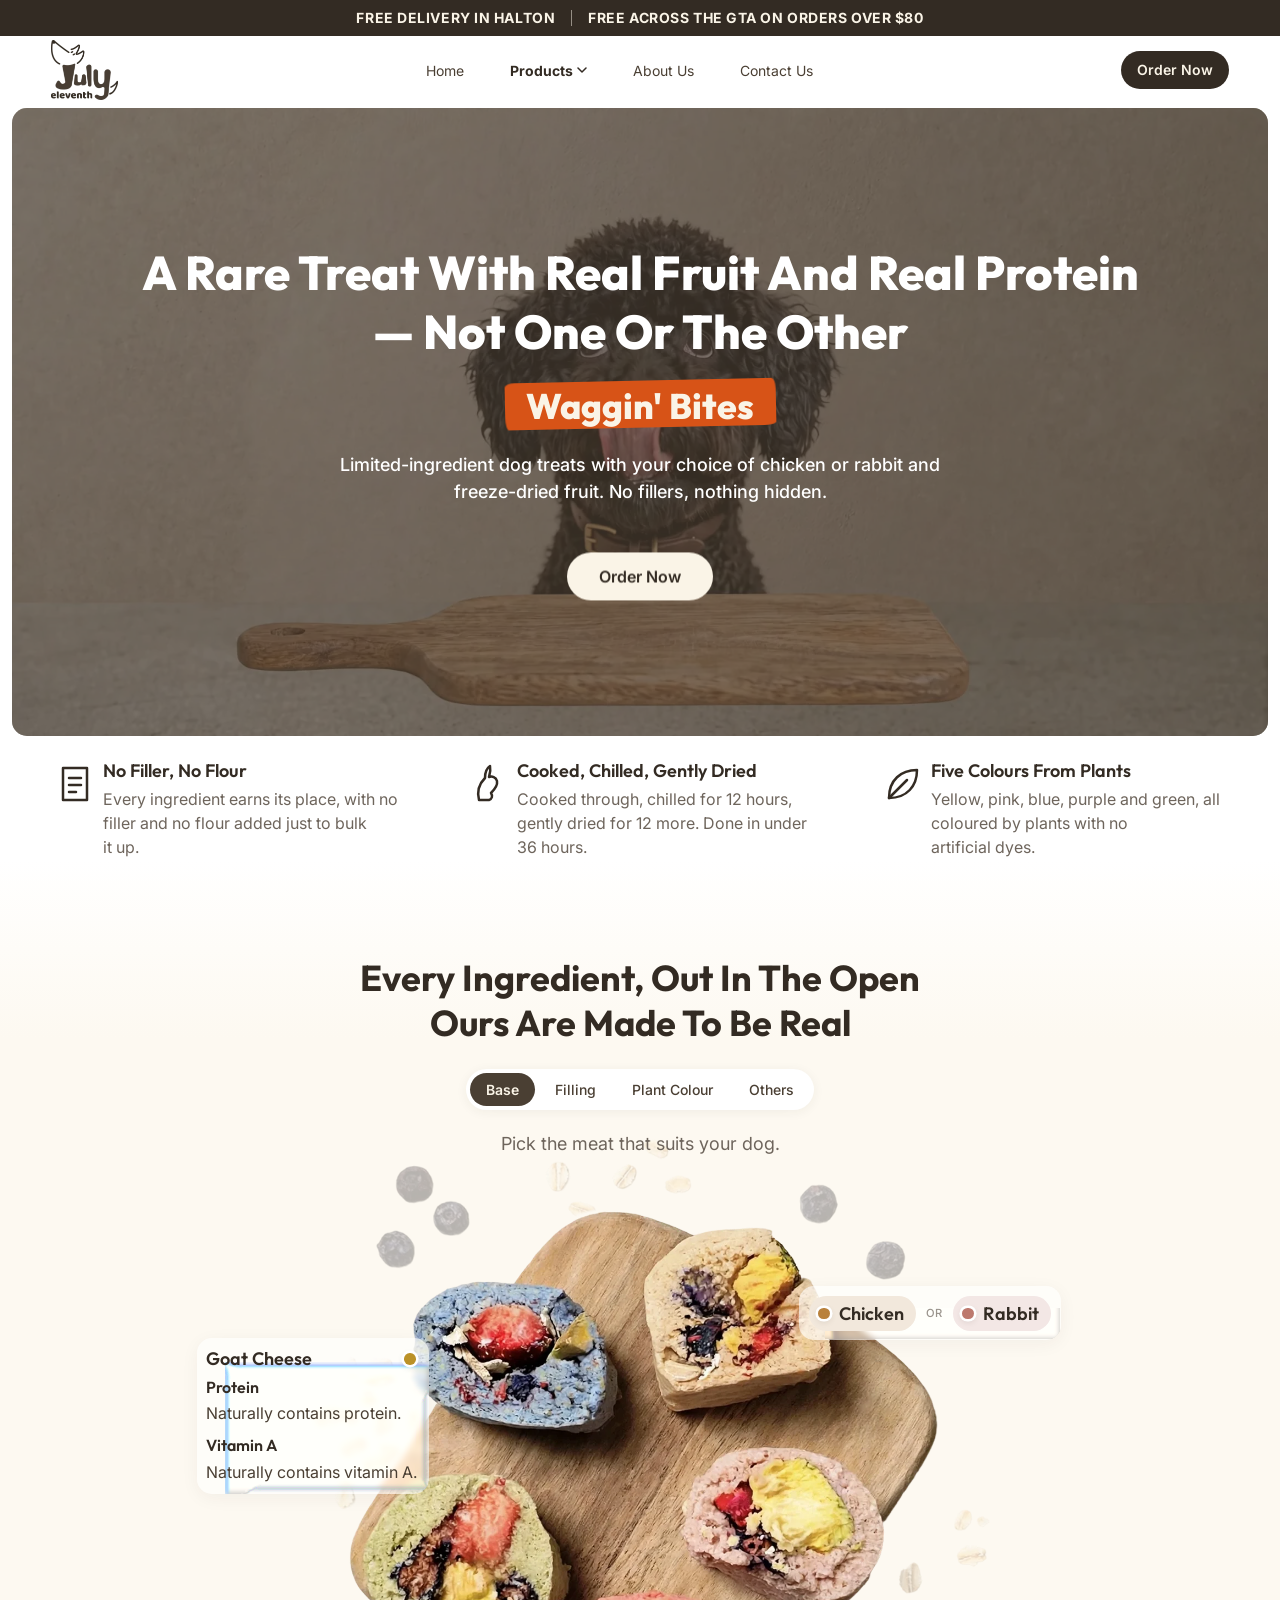
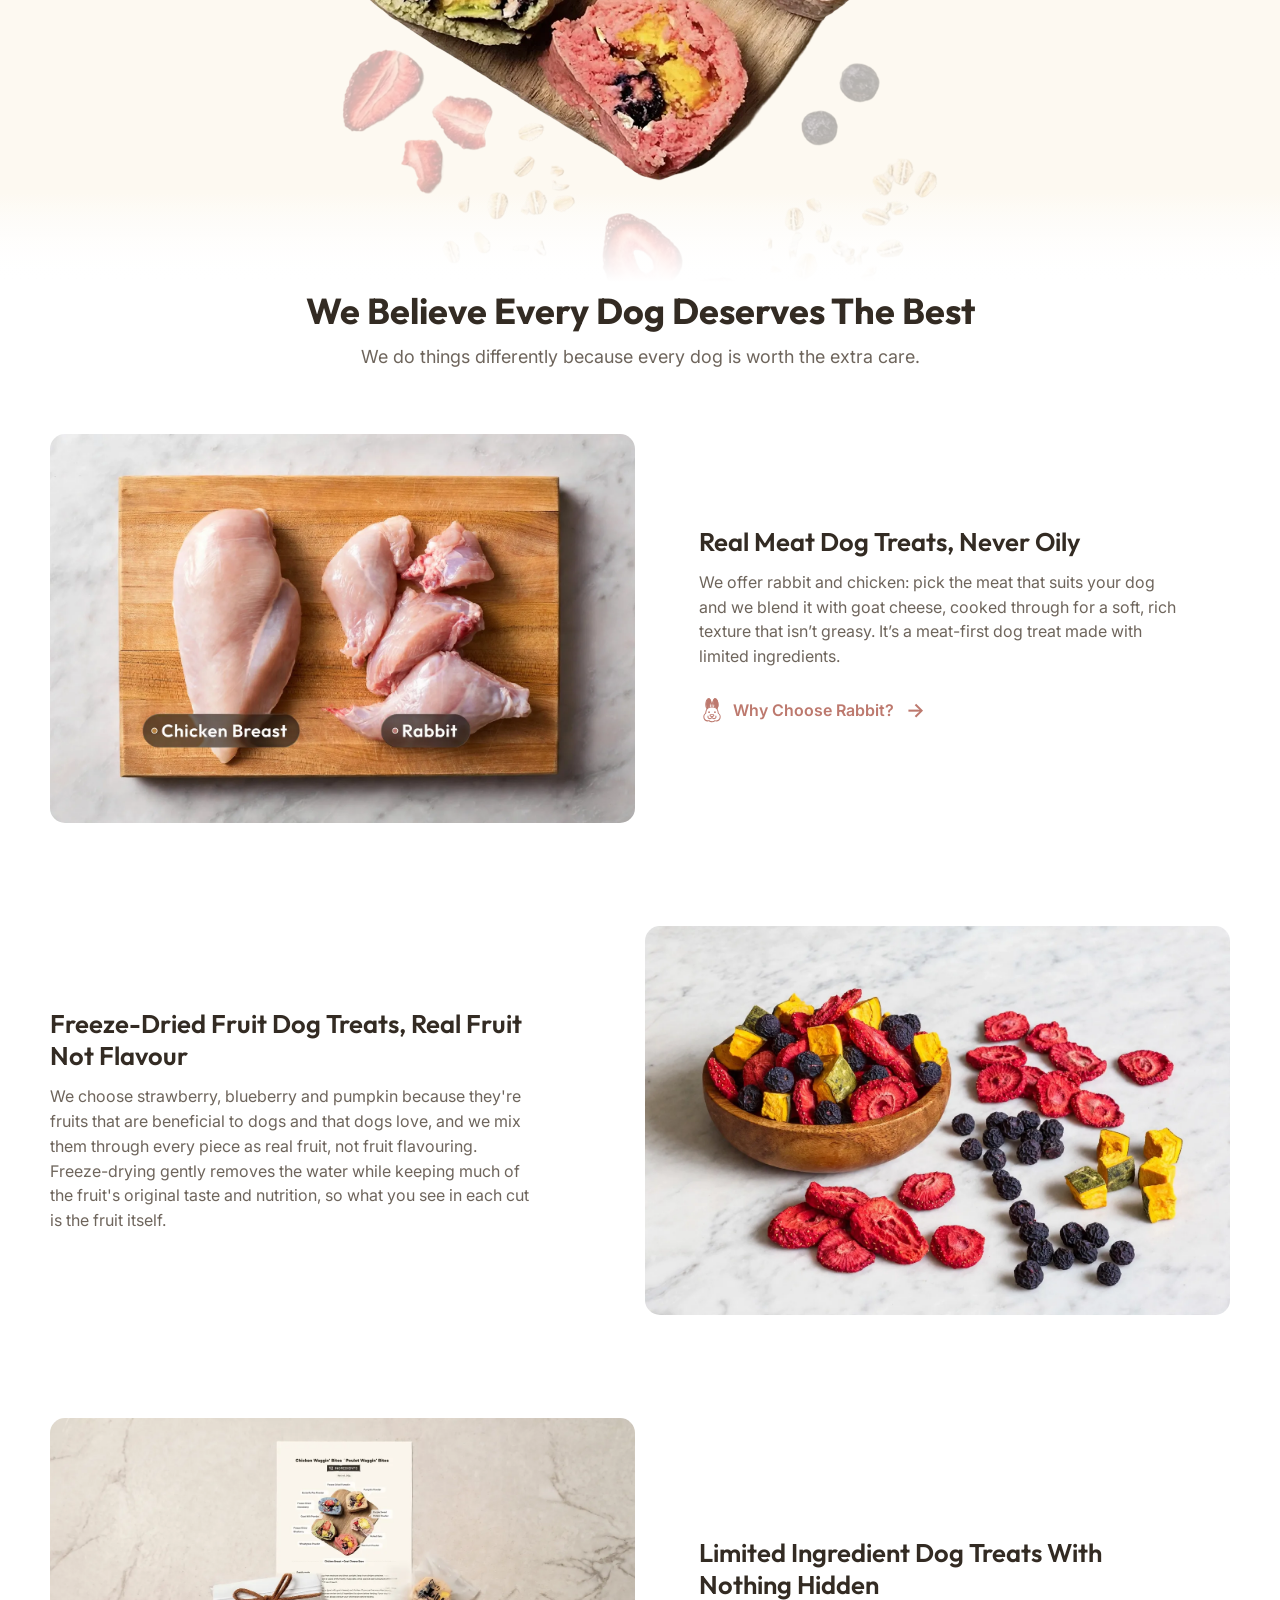
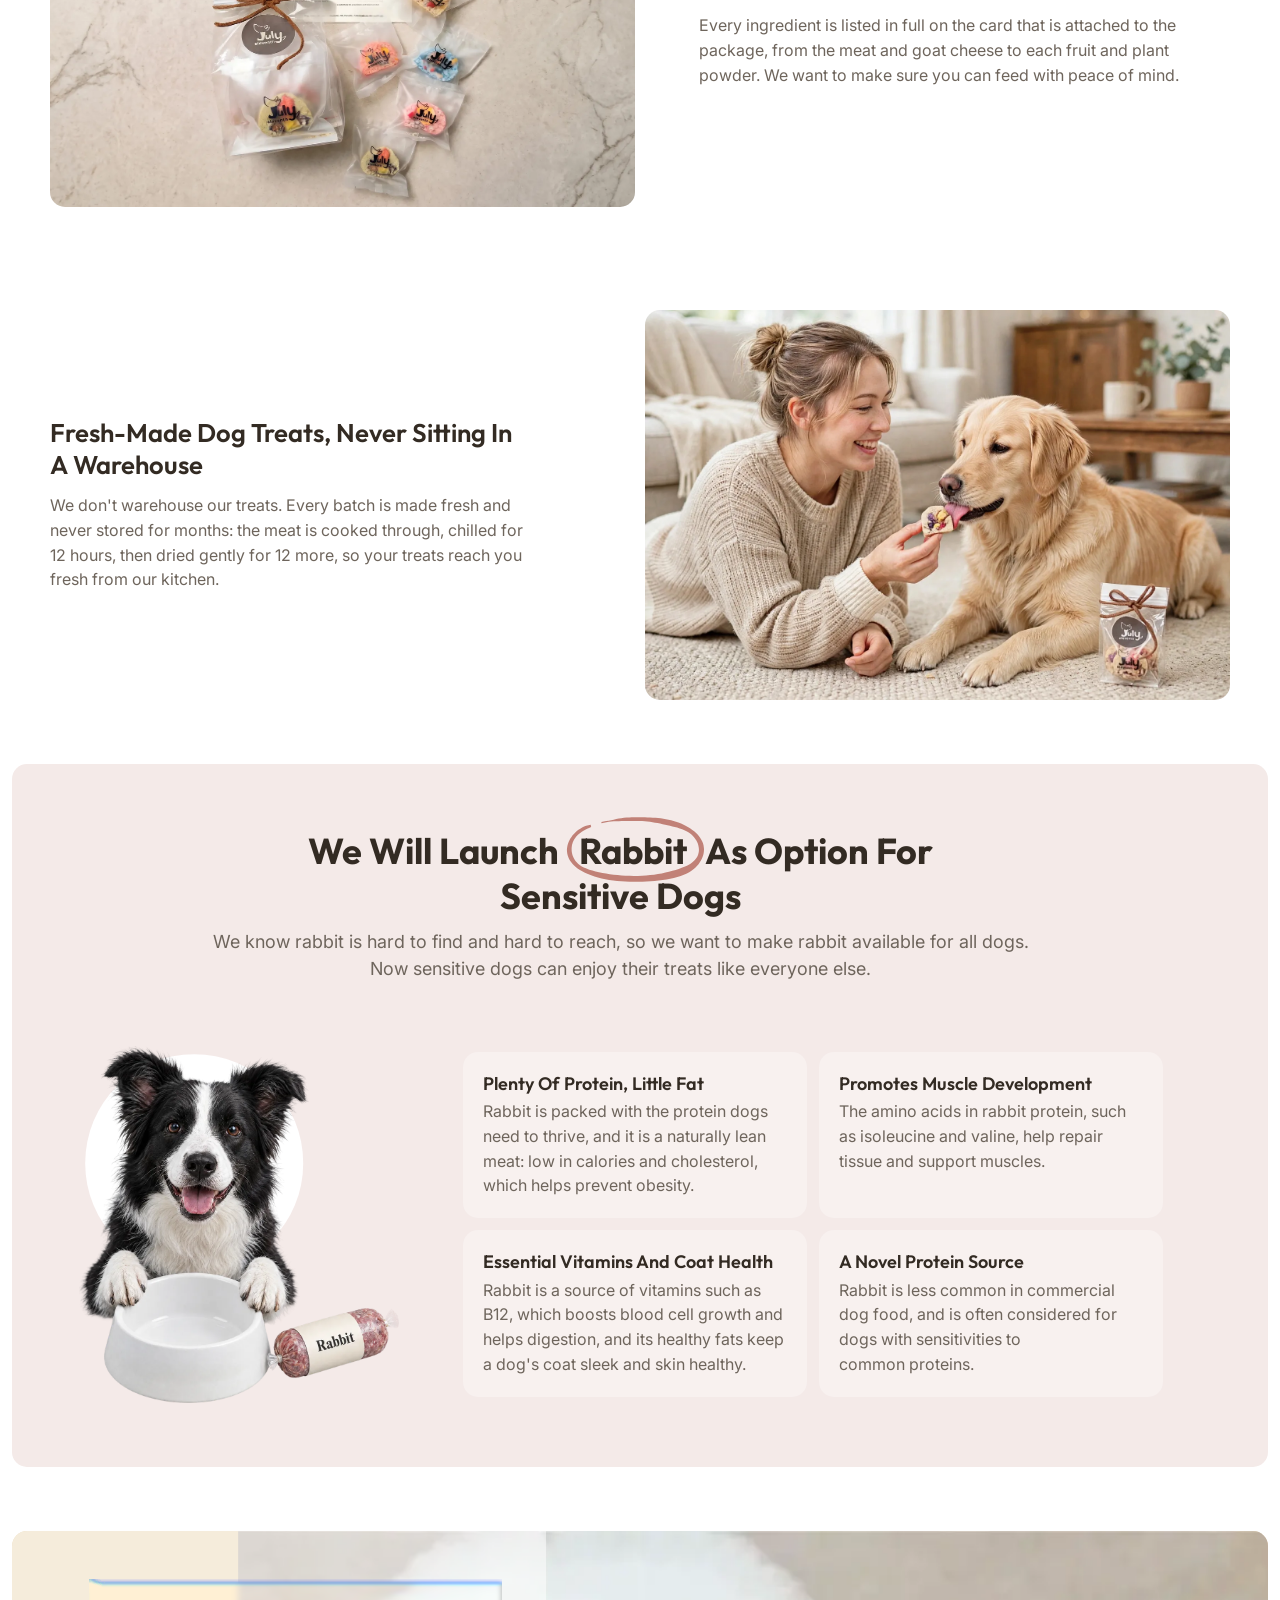
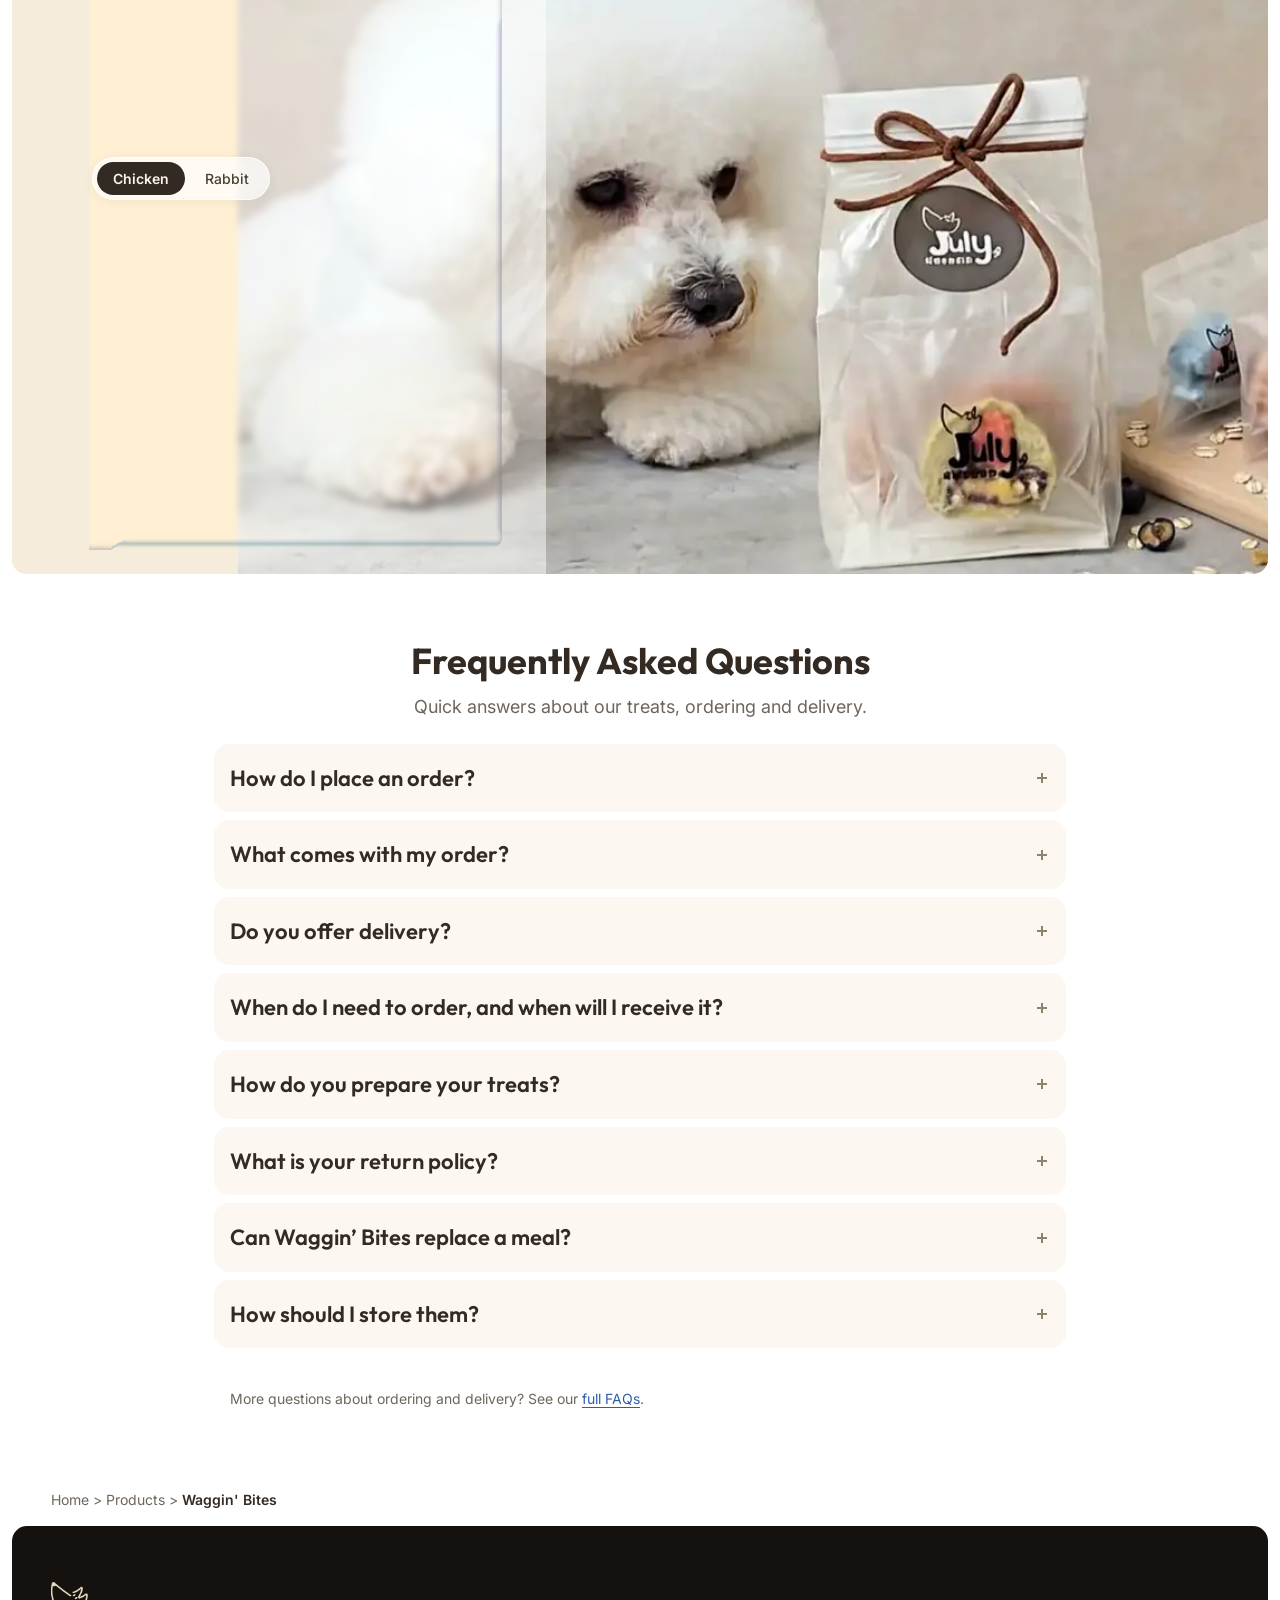
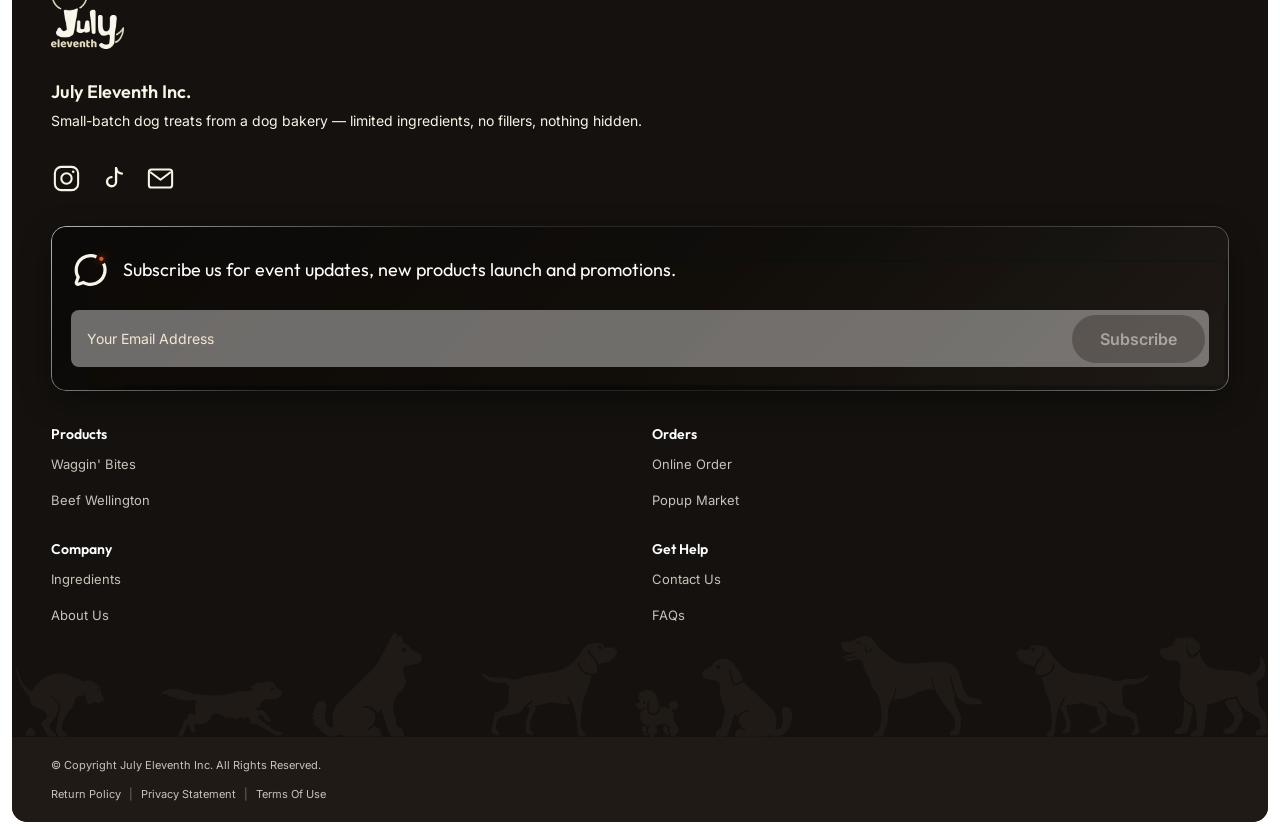
<file: pages/waggin-bites/index.html>
<!DOCTYPE html>
<html lang="en" data-liquid-on="copy tag sub">
<head>
<script>try{if(localStorage.getItem('theme')==='dark')document.documentElement.setAttribute('data-theme','dark')}catch(e){}</script>
<meta charset="UTF-8">
<meta name="viewport" content="width=device-width,initial-scale=1,viewport-fit=cover">
<title>Waggin’ Bites Limited-Ingredient Dog Treats | July Eleventh</title>
<meta name="description" content="Waggin’ Bites dog treats, fresh-made in small batches: 12 ingredients, no fillers, real meat, goat cheese and freeze-dried fruit, individually wrapped.">
<link rel="canonical" href="https://julyeleventh.ca/products/waggin-bites">
<link rel="icon" href="../../shared/brand/favicon-32.png">
<meta property="og:title" content="Waggin’ Bites Limited-Ingredient Dog Treats | July Eleventh">
<meta property="og:description" content="12 ingredients, no fillers. Fresh-made in small batches, individually wrapped.">
<meta property="og:type" content="website">
<meta property="og:url" content="https://julyeleventh.ca/products/waggin-bites">
<meta property="og:image" content="https://julyeleventh.ca/products/waggin-bites/assets/images/og/og-waggin-bites.jpg">
<meta property="og:image:width" content="1200">
<meta property="og:image:height" content="630">
<meta property="og:image:alt" content="A white dog looking at a bag of Waggin’ Bites treats, with individually wrapped pieces beside it">
<meta name="twitter:card" content="summary_large_image">
<link rel="preconnect" href="https://fonts.googleapis.com">
<link rel="preconnect" href="https://fonts.gstatic.com" crossorigin>
<link href="https://fonts.googleapis.com/css2?family=Inter:wght@400;500;600;700&family=Outfit:wght@400;500;600;700;800;900&display=swap" rel="stylesheet">
<link rel="stylesheet" href="../../shared/css/core.css?v=sys398">
<link rel="stylesheet" href="../../shared/css/product.css?v=sys398">
<link rel="stylesheet" href="page.css?v=sys398">
<script type="application/ld+json">
{
  "@context": "https://schema.org",
  "@type": "FAQPage",
  "mainEntity": [
    {
      "@type": "Question",
      "name": "Can Waggin’ Bites replace a meal?",
      "acceptedAnswer": {
        "@type": "Answer",
        "text": "No. They are treats, made to be given in moderation, and do not replace a complete and balanced diet."
      }
    },
    {
      "@type": "Question",
      "name": "How should I store them?",
      "acceptedAnswer": {
        "@type": "Answer",
        "text": "Each piece comes in its own custom-made individual wrapper."
      }
    },
    {
      "@type": "Question",
      "name": "How do I place an order?",
      "acceptedAnswer": {
        "@type": "Answer",
        "text": "Catch us in person at markets and pop-ups around the GTA, and follow us on Instagram @july11to for our next stop. You can also order online: send us a DM with what you’d like, and we’ll confirm your order and send a secure Stripe payment request. A full online ordering system is coming soon."
      }
    },
    {
      "@type": "Question",
      "name": "What comes with my order?",
      "acceptedAnswer": {
        "@type": "Answer",
        "text": "Every product arrives with a card that lists the full product details and storage guidance, so you can serve it to your dog with confidence."
      }
    },
    {
      "@type": "Question",
      "name": "Do you offer delivery?",
      "acceptedAnswer": {
        "@type": "Answer",
        "text": "Yes. Delivery is free on any order in Halton. In other GTA areas, delivery is free on orders over $80."
      }
    },
    {
      "@type": "Question",
      "name": "When do I need to order, and when will I receive it?",
      "acceptedAnswer": {
        "@type": "Answer",
        "text": "Halton delivery: order by Tuesday 12 pm for delivery on Wednesday after 6 pm, or by Friday 12 pm for delivery on Saturday. Other GTA areas: order by Friday 12 pm for delivery on Sunday. Pickup, 1160 King Rd, Burlington, ON: order by Tuesday 12 pm for pickup on Wednesday, 6 pm to 8 pm, or by Friday 12 pm for pickup on Saturday, 12 pm to 2 pm. Need a specific time? Message us and we’ll do our best to accommodate."
      }
    },
    {
      "@type": "Question",
      "name": "How do you prepare your treats?",
      "acceptedAnswer": {
        "@type": "Answer",
        "text": "Everything is freshly made to order in small batches, so it reaches you fresh, within 24 hours of baking."
      }
    },
    {
      "@type": "Question",
      "name": "What is your return policy?",
      "acceptedAnswer": {
        "@type": "Answer",
        "text": "Because these are food products, we cannot accept returns. We take care to check the quality of every batch before it leaves our kitchen. If anything is not right, please contact us and we will look into it."
      }
    }
  ]
}
</script>
</head>
<body>

<!-- build:nav -->
<div class="announce" role="note"><div class="announce__track"><p><span class="announce__item">Free delivery in Halton</span><span class="announce__sep" aria-hidden="true"></span><span class="announce__item">Free across the GTA on orders over $80</span><span class="announce__sep announce__sep--end" aria-hidden="true"></span></p><p class="announce__copy" aria-hidden="true"><span class="announce__item">Free delivery in Halton</span><span class="announce__sep" aria-hidden="true"></span><span class="announce__item">Free across the GTA on orders over $80</span><span class="announce__sep announce__sep--end" aria-hidden="true"></span></p></div></div>
<header class="nav" id="nav">
  <button type="button" class="nav__burger" aria-label="Menu" aria-expanded="false" aria-controls="navPanel"><svg viewBox="0 0 24 24" aria-hidden="true" fill="none" stroke="currentColor" stroke-width="2" stroke-linecap="round"><path class="b1" d="M3 6h18"/><path class="b2" d="M3 12h18"/><path class="b3" d="M3 18h18"/></svg></button>
  <a class="nav__logo" href="../home/index.html" aria-label="July Eleventh home"><img src="../../shared/brand/logo-nav-2tone.webp" alt="July Eleventh" width="80" height="72"></a>
  <nav class="nav__links" aria-label="Main">
    <a href="../home/index.html">Home</a>
    <div class="nav__dd">
      <button type="button" class="nav__dd-btn" aria-current="page" aria-haspopup="true" aria-expanded="false">Products<svg viewBox="0 0 10 6" aria-hidden="true"><path d="M1 1l4 4 4-4" fill="none" stroke="currentColor" stroke-width="1.5" stroke-linecap="round" stroke-linejoin="round"/></svg></button>
      <div class="nav__menu">
        <a href="../waggin-bites/index.html" aria-current="page"><img class="nav__thumb" src="../waggin-bites/assets/images/products/waggin-bites-treat-bag-and-pieces.webp" alt="" width="96" height="96" loading="lazy"><span>Waggin' Bites</span></a>
        <a href="../beef-wellington/index.html"><img class="nav__thumb" src="../beef-wellington/assets/images/products/beef-wellington-boxes-and-pastry-logo.webp" alt="" width="96" height="96" loading="lazy"><span>Beef Wellington</span></a>
      </div>
    </div>
    <a href="/loyalty" hidden>Loyalty</a>
    <a href="/about">About Us</a>
    <a href="../contact/index.html">Contact Us</a>
  </nav>
  <div class="nav__right">
    <button type="button" class="theme-toggle" hidden aria-label="Dark mode" aria-pressed="false"><svg class="theme-toggle__moon" viewBox="0 0 24 24" aria-hidden="true" fill="none" stroke="currentColor" stroke-width="1.8" stroke-linecap="round" stroke-linejoin="round"><path d="M20 14.5A8 8 0 0 1 9.5 4a8 8 0 1 0 10.5 10.5z"/></svg><svg class="theme-toggle__sun" viewBox="0 0 24 24" aria-hidden="true" fill="none" stroke="currentColor" stroke-width="1.8" stroke-linecap="round"><circle cx="12" cy="12" r="4"/><path d="M12 2v2M12 20v2M2 12h2M20 12h2M4.9 4.9l1.4 1.4M17.7 17.7l1.4 1.4M4.9 19.1l1.4-1.4M17.7 6.3l1.4-1.4"/></svg></button>
    <a class="btn btn--primary" href="/order">Order Now</a>
  </div>
  <nav class="nav__panel" id="navPanel" aria-label="Mobile">
    <a href="../home/index.html">Home</a>
    <div class="nav__pgroup is-open">
      <button type="button" class="nav__pbtn" aria-expanded="true">Products<svg viewBox="0 0 10 6" aria-hidden="true"><path d="M1 1l4 4 4-4" fill="none" stroke="currentColor" stroke-width="1.5" stroke-linecap="round" stroke-linejoin="round"/></svg></button>
      <div class="nav__psub">
        <a href="../waggin-bites/index.html" aria-current="page"><img class="nav__thumb" src="../waggin-bites/assets/images/products/waggin-bites-treat-bag-and-pieces.webp" alt="" width="56" height="56" loading="lazy"><span>Waggin' Bites</span></a>
        <a href="../beef-wellington/index.html"><img class="nav__thumb" src="../beef-wellington/assets/images/products/beef-wellington-boxes-and-pastry-logo.webp" alt="" width="56" height="56" loading="lazy"><span>Beef Wellington</span></a>
      </div>
    </div>
    <a href="/about">About Us</a>
    <a href="../contact/index.html">Contact Us</a>
  </nav>
</header>
<!-- /build:nav -->

<main>

  <!-- 1. Hero -->
  <section class="hero">
    <div class="hero__title">
      <h1 class="hero__h1">A Rare Treat With Real Fruit And Real Protein <br>— Not One Or The Other<br><span class="hero__brand">Waggin' Bites</span></h1>
      <p class="hero__sub">Limited-ingredient dog treats with your choice of chicken or rabbit and freeze-dried fruit. No fillers, nothing hidden.</p>
      <div class="hero__cta"><a class="btn btn--primary" href="/order">Order Now</a></div>
    </div>
    <video class="hero__img hero__video" id="heroVideo" autoplay muted loop playsinline preload="auto" poster="assets/images/posters/hero-poster.webp" width="1664" height="1248" aria-label="A black poodle watches five Waggin' Bites treats fall onto a wooden board, then smiles at the camera">
      <source src="assets/video/hero-video-sm.mp4" type="video/mp4" media="(max-width:599px)">
      <source src="assets/video/hero-video.mp4" type="video/mp4">
    </video>
    <div class="hero__fade" aria-hidden="true"></div>
  </section>

  <!-- 2. Trust strip -->
  <div class="strip-wrap">
  <section class="strip" aria-label="Why July Eleventh">
    <div class="strip__item">
      <svg class="ico" viewBox="0 0 48 48" aria-hidden="true"><path d="M12 8h24v32H12z" fill="none" stroke="currentColor" stroke-width="2.5" stroke-linejoin="round"/><path d="M18 18h12M18 25h12M18 32h7" stroke="currentColor" stroke-width="2.5" stroke-linecap="round"/></svg>
      <div><div class="strip__title">No Filler, No Flour</div><p>Every ingredient earns its place, with no filler and no flour added just to bulk it up.</p></div>
    </div>
    <div class="strip__item">
      <svg class="ico" viewBox="0 0 48 48" aria-hidden="true"><path d="M14 40c-2-8 0-16 6-22 0-6 2-10 5-12 1 5 0 8-1 11 3-1 7 0 8 4 1 5-3 9-6 12 2 3 1 6-2 7z" fill="none" stroke="currentColor" stroke-width="2.5" stroke-linejoin="round"/></svg>
      <div><div class="strip__title">Cooked, Chilled, Gently Dried</div><p>Cooked through, chilled for 12 hours, gently dried for 12 more. Done in under 36 hours.</p></div>
    </div>
    <div class="strip__item">
      <svg class="ico" viewBox="0 0 48 48" aria-hidden="true"><path d="M10 38C10 20 22 10 38 10c0 16-10 28-28 28z" fill="none" stroke="currentColor" stroke-width="2.5" stroke-linejoin="round"/><path d="M10 38L28 20" stroke="currentColor" stroke-width="2.5" stroke-linecap="round"/></svg>
      <div><div class="strip__title">Five Colours From Plants</div><p>Yellow, pink, blue, purple and green, all coloured by plants with no artificial dyes.</p></div>
    </div>
  </section>
  </div>

  <!-- 3. Ingredients explorer -->
  <section class="ingredients sec-bg" id="ingredients">
    <h2 class="h2">Every Ingredient, Out In The Open<br> Ours Are Made To Be Real</h2>
    <div class="tabs" data-liquid role="tablist" aria-label="What's inside">
      <button class="tab is-active" role="tab" aria-selected="true" data-tab="base">Base</button>
      <button class="tab" role="tab" aria-selected="false" data-tab="filling">Filling</button>
      <button class="tab" role="tab" aria-selected="false" data-tab="color">Plant Colour</button>
      <button class="tab" role="tab" aria-selected="false" data-tab="others">Others</button>
    </div>
    <p class="ingredients__sub" id="tabSub">Pick the meat that suits your dog.</p>

    <div class="board">
      <div class="board__stage">
        <img class="board__fruits" src="assets/images/ingredients/ingredients-freeze-dried-fruits.webp?v=4" alt="" width="1200" height="1180" aria-hidden="true">
        <img src="assets/images/ingredients/ingredients-board-with-pieces.webp" alt="Five limited-ingredient Waggin' Bites dog treats on a wooden board with freeze-dried strawberries, blueberries and rolled oats" width="945" height="929">
      </div>
      <div class="tagset" data-set="base">
                <div class="tag tag--left " style="--x:11.7;--y:26.9">
          <button class="tag__head" type="button" aria-expanded="false" aria-controls="d2"><span>Goat Cheese</span><i class="dot" style="--c:var(--goat-cheese-500)"></i></button>
          <div class="tag__desc" id="d2"><div><div class="tag__txt tag__list"><b>Protein</b><span>Naturally contains protein.</span><b>Vitamin A</b><span>Naturally contains vitamin A.</span></div></div></div>
        </div>
        <div class="tag tag--right tag--meat" style="--x:79.5;--y:18.2;--mx:59.4;--my:35.6">
          <div class="tag__head" aria-expanded="false" aria-controls="d3">
            <span class="meat__opts" role="tablist" aria-label="Choose your meat"><button type="button" role="tab" aria-selected="true" class="meat__opt is-on" data-meat="chicken" style="--c:var(--chicken-500);--ch:var(--chicken-300)"><i class="dot"></i><span>Chicken</span></button><em class="meat__or">or</em><button type="button" role="tab" aria-selected="false" class="meat__opt" data-meat="rabbit" style="--c:var(--rabbit-500);--ch:var(--rabbit-300)"><i class="dot"></i><span>Rabbit</span></button></span>
          </div>
          <div class="tag__desc" id="d3"><div>
            <div class="tag__txt tag__list" role="tabpanel" data-meat-txt="chicken"><b>High-Quality Protein</b><span>Chicken breast is a complete protein, naturally containing all essential amino acids.</span><b>Low in Fat</b><span>One of the leanest common meat proteins, naturally low in fat per gram.</span><b>Vitamin B6</b><span>Chicken breast naturally contains vitamin B6, a nutrient involved in metabolism.</span><b>Selenium</b><span>Naturally contains selenium, a trace mineral with antioxidant properties.</span><b>Phosphorus</b><span>Naturally rich in phosphorus, a mineral found throughout muscle and bone tissue.</span></div>
            <div class="tag__txt tag__list" role="tabpanel" data-meat-txt="rabbit" hidden><b>Easily Digestible</b><span>Lean, low-fat meat with fine fibres, so it&#39;s easier to break down during digestion.</span><b>Vitamin B12</b><span>Essential for a healthy nervous system and energy production.</span><b>High-Quality Protein</b><span>Helps maintain strong muscles and keeps pets energized.</span><b>Iron and Zinc</b><span>Iron is involved in carrying oxygen in the blood, while zinc is involved in skin and coat health.</span><b>Low-Calorie Content</b><span>Naturally low in calories per gram, as rabbit meat is lean and low in fat.</span></div>
          </div></div>
        </div>
      </div>
      <div class="tagset" data-set="filling" hidden>
        <div class="tag tag--left " style="--x:22.4;--y:21.1">
          <button class="tag__head" type="button" aria-expanded="false" aria-controls="d4"><span>Freeze-Dried Strawberry</span><i class="dot" style="--c:var(--strawberry-500)"></i></button>
          <div class="tag__desc" id="d4"><div><div class="tag__txt tag__list"><b>Vitamin C</b><span>Strawberries naturally contain vitamin C.</span><b>Manganese</b><span>Naturally contains manganese, a trace mineral.</span></div></div></div>
        </div>
        <div class="tag tag--left " style="--x:10.6;--y:63.9">
          <button class="tag__head" type="button" aria-expanded="false" aria-controls="d5"><span>Freeze-Dried Blueberry</span><i class="dot" style="--c:var(--blueberry-500)"></i></button>
          <div class="tag__desc" id="d5"><div><div class="tag__txt tag__list"><b>Antioxidants</b><span>Naturally contains antioxidant compounds, a well-studied category in nutrition science.</span></div></div></div>
        </div>
        <div class="tag tag--right " style="--x:73.2;--y:61.0">
          <button class="tag__head" type="button" aria-expanded="false" aria-controls="d6"><i class="dot" style="--c:var(--oat-500)"></i><span>Rolled Oats</span></button>
          <div class="tag__desc" id="d6"><div><div class="tag__txt tag__list"><b>Naturally Gluten-Free</b><span>Naturally free of gluten, unlike wheat-based fillers.</span><b>Beta-Glucan</b><span>Naturally contains beta-glucan, a soluble fibre found in oats.</span></div></div></div>
        </div>
        <div class="tag tag--right " style="--x:70.2;--y:16.8;--mx:69.5;--my:34.2">
          <button class="tag__head" type="button" aria-expanded="false" aria-controls="d7"><i class="dot" style="--c:var(--pumpkin-500)"></i><span>Freeze-Dried Pumpkin</span></button>
          <div class="tag__desc" id="d7"><div><div class="tag__txt tag__list"><b>Fibre</b><span>Naturally contains dietary fibre.</span><b>Vitamin A</b><span>Naturally rich in vitamin A, the same carotenoid family behind its orange colour.</span></div></div></div>
        </div>
      </div>
      <div class="tagset" data-set="color" hidden>
        <div class="tag tag--left " style="--x:14.9;--y:18.1;--mx:34.8;--my:39.7">
          <button class="tag__head" type="button" aria-expanded="false" aria-controls="d8"><span>Butterfly Pea Powder</span><i class="dot" style="--c:var(--butterfly-pea-500)"></i></button>
          <div class="tag__desc" id="d8"><div><div class="tag__txt tag__list"><b>Anthocyanins</b><span>Naturally contains anthocyanins.</span></div></div></div>
        </div>
        <div class="tag tag--left " style="--x:4.6;--y:59.7;--mx:24.3;--my:75.5">
          <button class="tag__head" type="button" aria-expanded="false" aria-controls="d9"><span>Wheatgrass Powder</span><i class="dot" style="--c:var(--wheatgrass-500)"></i></button>
          <div class="tag__desc" id="d9"><div><div class="tag__txt tag__list"><b>Chlorophyll</b><span>Naturally contains chlorophyll, vitamin C, vitamin K, beta-carotene, and iron.</span></div></div></div>
        </div>
        <div class="tag tag--right " style="--x:79.3;--y:16.6">
          <button class="tag__head" type="button" aria-expanded="false" aria-controls="d10"><i class="dot" style="--c:var(--pumpkin-500)"></i><span>Pumpkin Powder</span></button>
          <div class="tag__desc" id="d10"><div><div class="tag__txt tag__list"><b>Carotenoids</b><span>Naturally contains carotenoids (mainly beta-carotene), the pigment family behind pumpkin’s natural colour.</span></div></div></div>
        </div>
        <div class="tag tag--right " style="--x:88.2;--y:50">
          <button class="tag__head" type="button" aria-expanded="false" aria-controls="d11"><i class="dot" style="--c:var(--purple-sweet-potato-500)"></i><span>Purple Sweet Potato Powder</span></button>
          <div class="tag__desc" id="d11"><div><div class="tag__txt tag__list"><b>Anthocyanins</b><span>Naturally contains anthocyanins, the same pigment family found in many purple and blue foods.</span></div></div></div>
        </div>
        <div class="tag tag--right " style="--x:66.3;--y:81.3">
          <button class="tag__head" type="button" aria-expanded="false" aria-controls="d12"><i class="dot" style="--c:var(--beetroot-500)"></i><span>Beetroot Powder</span></button>
          <div class="tag__desc" id="d12"><div><div class="tag__txt tag__list"><b>Betalains</b><span>Naturally contains betalains, antioxidant pigments, plus folate, fibre, manganese, potassium, and vitamin C.</span></div></div></div>
        </div>
      </div>
      <div class="tagset" data-set="others" hidden>
        <div class="tag tag--right " style="--x:68.9;--y:32.0">
          <button class="tag__head" type="button" aria-expanded="false" aria-controls="d13"><i class="dot" style="--c:var(--goat-milk-powder-500)"></i><span>Goat Milk Powder</span></button>
          <div class="tag__desc" id="d13"><div><p class="tag__txt">A light dusting of goat milk powder finishes each piece.</p></div></div>
        </div>
      </div>
    </div>
  </section>

  <!-- 4. Comparison -->
  <section class="compare">
    <h2 class="h2">We Believe Every Dog Deserves The Best</h2>
    <p class="compare__sub">We do things differently because every dog is worth the extra care.</p>
  </section>

  <!-- 4b. Why we are different: scroll story (replaces the four-point grid) -->
  <section class="why">
    <!-- Scroll story: placeholder images and copy, to be confirmed -->
    <div class="story" id="story">
      <div class="story__media" aria-hidden="true">
        <img class="story__img is-on" src="assets/images/story/chicken-and-rabbit-on-cutting-board.webp" alt="Raw chicken breast and rabbit pieces on a wooden cutting board, labelled Chicken Breast and Rabbit" width="1500" height="1000">
        <img class="story__img" src="assets/images/story/freeze-dried-fruit-in-wooden-bowl.webp" alt="Freeze-dried strawberries, blueberries and pumpkin in and around a wooden bowl on a white marble counter" width="1500" height="1000">
        <img class="story__img" src="assets/images/story/ingredient-card-and-treats.webp" alt="The Chicken Waggin’ Bites ingredient card listing 12 ingredients: chicken breast, goat cheese, freeze-dried pumpkin, strawberry and blueberry, goat milk powder, rolled oats, and pumpkin, butterfly pea, purple sweet potato, wheatgrass and beetroot powders, beside a treat bag and individually wrapped pieces" width="1500" height="1006">
        <img class="story__img" src="assets/images/story/woman-feeding-golden-retriever-treat.webp" alt="A smiling woman lying on a cream rug feeding a Waggin’ Bites treat to a golden retriever, with a bag of treats beside them" width="1500" height="1000">
        </div>
      <div class="story__steps">
        <article class="story__step is-on" data-i="0">
          <img class="story__mimg" src="assets/images/story/chicken-and-rabbit-on-cutting-board.webp" alt="Raw chicken breast and rabbit pieces on a wooden cutting board, labelled Chicken Breast and Rabbit" width="1500" height="1000">
          <h3>Real Meat Dog Treats, Never Oily</h3>
          <p>We offer rabbit and chicken: pick the meat that suits your dog and we blend it with goat cheese, cooked through for a soft, rich texture that isn’t greasy. It’s a meat-first dog treat made with limited ingredients.</p>
          <a class="btn protein-link protein--rabbit" href="#why-rabbit">Why Choose Rabbit?</a>
        </article>
        <article class="story__step" data-i="1">
          <img class="story__mimg" src="assets/images/story/freeze-dried-fruit-in-wooden-bowl.webp" alt="Freeze-dried strawberries, blueberries and pumpkin in and around a wooden bowl on a white marble counter" width="1500" height="1000">
          <h3>Freeze-Dried Fruit Dog Treats, Real Fruit Not Flavour</h3>
          <p>We choose strawberry, blueberry and pumpkin because they're fruits that are beneficial to dogs and that dogs love, and we mix them through every piece as real fruit, not fruit flavouring. Freeze-drying gently removes the water while keeping much of the fruit's original taste and nutrition, so what you see in each cut is the fruit itself.</p>
        </article>
        <article class="story__step" data-i="2">
          <img class="story__mimg story__mimg--sq" src="assets/images/story/ingredient-card-and-treats.webp" alt="The Chicken Waggin’ Bites ingredient card listing 12 ingredients: chicken breast, goat cheese, freeze-dried pumpkin, strawberry and blueberry, goat milk powder, rolled oats, and pumpkin, butterfly pea, purple sweet potato, wheatgrass and beetroot powders, beside a treat bag and individually wrapped pieces" width="1500" height="1006">
          <h3>Limited Ingredient Dog Treats With Nothing Hidden</h3>
          <p>Every ingredient is listed in full on the card that is attached to the package, from the meat and goat cheese to each fruit and plant powder. We want to make sure you can feed with peace of mind.</p>
        </article>
        <article class="story__step" data-i="3">
          <img class="story__mimg" src="assets/images/story/woman-feeding-golden-retriever-treat.webp" alt="A smiling woman lying on a cream rug feeding a Waggin’ Bites treat to a golden retriever, with a bag of treats beside them" width="1500" height="1000">
          <h3>Fresh-Made Dog Treats, Never Sitting In A Warehouse</h3>
          <p>We don't warehouse our treats. Every batch is made fresh and never stored for months: the meat is cooked through, chilled for 12 hours, then dried gently for 12 more, so your treats reach you fresh from our kitchen.</p>
        </article>
        </div>
    </div>
  </section>

  <!-- 5. Four features -->
  <section class="features" hidden>
    <article class="feat"><span class="feat__ico"><img src="assets/icons/icon-meat.svg?v=6" alt="" width="70" height="70"></span>
      <div><h3>Real Meat Leads The Base</h3><p>More than three-quarters of the base is real meat, blended with goat cheese.</p></div></article>
    <article class="feat"><span class="feat__ico"><img src="assets/icons/icon-handshaped.svg" alt="" width="70" height="70"></span>
      <div><h3>Hand-Shaped, Never Identical</h3><p>Look closely and you'll see that no two pieces are exactly alike.</p></div></article>
    <article class="feat"><span class="feat__ico"><img src="assets/icons/icon-fruit.svg" alt="" width="70" height="70"></span>
      <div><h3>Fruits You Can See</h3><p>Freeze-dried strawberry, blueberry and pumpkin, visible in every piece you open.</p></div></article>
    <article class="feat"><span class="feat__ico"><img src="assets/icons/icon-slow.svg" alt="" width="70" height="70"></span>
      <div><h3>Slow Steps, Twice Over</h3><p>Meat cooked through, chilled for 12 hours, then dried gently for 12 more.</p></div></article>
  </section>

  <!-- 6. Rabbit: placeholder copy, to be confirmed (is rabbit launched yet? what is the second meat?) -->
  <section class="rabbit" id="why-rabbit">
    <div class="rabbit__card">
      <div class="rabbit__img"><img src="assets/images/rabbit/border-collie-with-bowl-and-rabbit-roll.webp?v=4" alt="A black and white border collie resting its front paws on the rim of an empty white dog bowl, with a roll of rabbit meat labelled Rabbit lying beside the bowl" width="900" height="1005"></div>
      <div class="rabbit__text">
      <h2>We Will Launch <mark class="rabbit__mark">Rabbit<svg class="rabbit__loop" viewBox="0 0 200 80" preserveAspectRatio="none" aria-hidden="true" focusable="false"><defs><mask id="rabbitMask" maskUnits="userSpaceOnUse" x="-20" y="-20" width="240" height="120"><path d="M44 13C14 20 4 48 30 63C62 80 140 80 174 64C202 50 196 22 160 12C128 3 90 3 58 9" fill="none" stroke="#fff" stroke-width="16" stroke-linecap="round" pathLength="1"/></mask></defs><path class="rl-fill" d="M43.7 11.7 L40.6 12.2 L37.6 12.9 L34.8 13.8 L32.2 15.0 L29.7 16.2 L27.3 17.6 L25.1 19.1 L23.1 20.7 L21.2 22.5 L19.5 24.2 L18.0 26.1 L16.5 28.0 L15.3 30.0 L14.2 32.1 L13.3 34.2 L12.6 36.4 L12.2 38.6 L11.9 40.9 L12.0 43.2 L12.3 45.5 L12.9 47.8 L13.7 50.0 L14.8 52.2 L16.2 54.3 L17.7 56.3 L19.5 58.2 L21.5 60.1 L23.7 61.8 L26.1 63.5 L28.8 65.2 L32.3 67.0 L36.0 68.6 L40.0 70.2 L44.2 71.7 L48.7 73.0 L53.3 74.3 L58.2 75.4 L63.2 76.3 L68.3 77.2 L73.6 77.8 L79.0 78.4 L84.5 78.8 L90.0 79.1 L95.6 79.3 L101.2 79.3 L106.9 79.3 L112.5 79.2 L118.0 79.0 L123.6 78.7 L129.0 78.4 L134.4 77.9 L139.7 77.4 L144.9 76.7 L149.9 75.9 L154.7 74.9 L159.4 73.8 L163.9 72.6 L168.1 71.1 L172.1 69.5 L175.8 67.8 L178.7 66.1 L181.3 64.3 L183.7 62.4 L185.8 60.4 L187.7 58.4 L189.4 56.3 L190.9 54.1 L192.1 52.0 L193.2 49.7 L194.0 47.4 L194.6 45.1 L194.9 42.8 L195.0 40.4 L194.7 38.0 L194.3 35.7 L193.5 33.4 L192.5 31.2 L191.2 29.0 L189.8 26.9 L188.1 24.9 L186.2 23.0 L184.1 21.2 L181.9 19.4 L179.4 17.7 L176.8 16.1 L174.0 14.5 L171.0 13.0 L167.8 11.5 L164.4 10.2 L160.9 9.0 L157.6 8.0 L154.3 7.1 L151.0 6.3 L147.6 5.6 L144.1 5.0 L140.7 4.4 L137.2 4.0 L133.7 3.7 L130.2 3.4 L126.7 3.2 L123.2 3.0 L119.6 2.9 L116.1 2.8 L112.6 2.7 L109.0 2.7 L105.5 2.7 L102.0 2.7 L98.5 2.8 L95.0 2.9 L91.5 3.1 L88.0 3.4 L84.5 3.8 L81.1 4.3 L77.7 4.9 L74.3 5.5 L71.0 6.1 L67.7 6.7 L64.4 7.2 L61.1 7.7 L57.9 8.3 L58.1 9.7 L61.3 9.1 L64.6 8.6 L67.9 8.1 L71.2 7.8 L74.6 7.5 L77.9 7.4 L81.4 7.3 L84.8 7.2 L88.2 7.2 L91.7 7.1 L95.1 7.0 L98.6 7.0 L102.0 7.0 L105.5 7.0 L109.0 7.1 L112.4 7.2 L115.9 7.5 L119.3 7.8 L122.8 8.1 L126.2 8.6 L129.6 9.1 L133.0 9.6 L136.3 10.2 L139.7 10.9 L143.0 11.5 L146.2 12.2 L149.5 12.9 L152.8 13.6 L156.0 14.3 L159.1 15.0 L162.6 15.9 L165.8 16.9 L168.8 18.1 L171.6 19.3 L174.1 20.6 L176.5 22.1 L178.6 23.6 L180.5 25.3 L182.2 27.0 L183.6 28.7 L184.8 30.4 L185.8 32.2 L186.7 33.9 L187.3 35.6 L187.7 37.3 L188.0 39.0 L188.2 40.6 L188.2 42.3 L188.0 43.9 L187.6 45.6 L187.1 47.2 L186.3 48.9 L185.3 50.5 L184.1 52.1 L182.7 53.6 L181.0 55.1 L179.1 56.5 L177.0 57.8 L174.7 59.0 L172.2 60.2 L168.8 61.5 L165.2 62.8 L161.3 64.1 L157.1 65.3 L152.8 66.4 L148.2 67.5 L143.5 68.4 L138.5 69.4 L133.5 70.2 L128.3 70.9 L123.0 71.4 L117.6 71.9 L112.2 72.2 L106.7 72.4 L101.3 72.4 L95.8 72.3 L90.3 72.1 L84.9 71.8 L79.6 71.4 L74.4 70.9 L69.2 70.3 L64.2 69.6 L59.4 68.9 L54.7 68.1 L50.2 67.1 L45.9 66.1 L41.8 65.0 L38.0 63.7 L34.4 62.3 L31.2 60.8 L28.9 59.4 L26.8 57.9 L25.0 56.2 L23.4 54.6 L22.1 52.9 L21.0 51.1 L20.1 49.4 L19.4 47.7 L18.9 46.0 L18.5 44.3 L18.3 42.7 L18.2 41.0 L18.2 39.3 L18.4 37.6 L18.7 35.8 L19.2 34.1 L19.8 32.3 L20.7 30.6 L21.8 28.9 L23.0 27.2 L24.4 25.7 L26.0 24.1 L27.8 22.7 L29.7 21.3 L31.8 20.0 L34.0 18.7 L36.4 17.5 L38.9 16.4 L41.5 15.4 L44.3 14.3Z" fill="currentColor" mask="url(#rabbitMask)"/></svg></mark> As Option For Sensitive Dogs</h2>
      <p class="rabbit__sub">We know rabbit is hard to find and hard to reach, so we want to make rabbit available for all dogs. Now sensitive dogs can enjoy their treats like everyone else.</p>
      <ul class="rabbit__list">
        <li><svg class="rabbit__tick" viewBox="0 0 24 24" aria-hidden="true"><path d="M3 13l6 6L21 5" fill="none" stroke="currentColor" stroke-width="2.4" stroke-linecap="round" stroke-linejoin="round"/></svg><div><h3>Plenty Of Protein, Little Fat</h3><p>Rabbit is packed with the protein dogs need to thrive, and it is a naturally lean meat: low in calories and cholesterol, which helps prevent obesity.</p></div></li>
        <li><svg class="rabbit__tick" viewBox="0 0 24 24" aria-hidden="true"><path d="M3 13l6 6L21 5" fill="none" stroke="currentColor" stroke-width="2.4" stroke-linecap="round" stroke-linejoin="round"/></svg><div><h3>Promotes Muscle Development</h3><p>The amino acids in rabbit protein, such as isoleucine and valine, help repair tissue and support muscles.</p></div></li>
        <li><svg class="rabbit__tick" viewBox="0 0 24 24" aria-hidden="true"><path d="M3 13l6 6L21 5" fill="none" stroke="currentColor" stroke-width="2.4" stroke-linecap="round" stroke-linejoin="round"/></svg><div><h3>Essential Vitamins And Coat Health</h3><p>Rabbit is a source of vitamins such as B12, which boosts blood cell growth and helps digestion, and its healthy fats keep a dog&#39;s coat sleek and skin healthy.</p></div></li>
        <li><svg class="rabbit__tick" viewBox="0 0 24 24" aria-hidden="true"><path d="M3 13l6 6L21 5" fill="none" stroke="currentColor" stroke-width="2.4" stroke-linecap="round" stroke-linejoin="round"/></svg><div><h3>A Novel Protein Source</h3><p>Rabbit is less common in commercial dog food, and is often considered for dogs with sensitivities to common proteins.</p></div></li>
        </ul>
      </div>
    </div>
  </section>

  <!-- 7. Individually wrapped -->
  <section class="wrapped">
    <video class="wrapped__video" autoplay muted loop playsinline preload="metadata" poster="assets/images/posters/dog-paw-treat-bag-poster.webp" aria-hidden="true">
      <source src="assets/video/dog-paw-treat-bag-sm.mp4" type="video/mp4" media="(max-width:599px)">
      <source src="assets/video/dog-paw-treat-bag.mp4" type="video/mp4">
    </video>
    <div class="wrapped__copy" data-liquid>
      <h2>Individually Wrapped, One Piece At A Time</h2>
      <p>Easy to portion, so it’s simple not to overdo treats. The rest stay sealed.</p>
      <div class="wrapped__tabs"><div class="mtabs" role="tablist" aria-label="Choose your meat">
        <button class="mtab is-active" role="tab" type="button" aria-selected="true" data-meat="chicken">Chicken</button>
        <button class="mtab" role="tab" type="button" aria-selected="false" data-meat="rabbit">Rabbit</button>
      </div></div>
      <a class="wrapped__prod" href="/products/waggin-bites">
        <img src="assets/images/products/waggin-bites-treat-bag-and-pieces.webp" alt="A bag of Waggin’ Bites treats beside five individually wrapped pieces" width="200" height="200">
        <div class="wrapped__prodtxt" aria-live="polite">
          <div class="wrapped__prodhead"><h3>Waggin' Bites</h3><span class="prodbadge" style="--c:var(--chicken-500)" aria-hidden="true"><img src="assets/icons/icon-chicken.svg?v=6" alt="" width="27" height="27"></span></div>
          <p>Real chicken breast meat, goat cheese, goat milk powder, oats and freeze-dried fruit.</p>
          <span class="wrapped__price"><b>$10 CAD</b> <small>/ 50g per bag</small></span>
          <span class="prodsoon" hidden>Coming soon</span>
        </div>
      </a>
      <div class="wrapped__btns">
        <a class="btn btn--primary" href="/order">Order Now</a>
      </div>
      <p class="wrapped__note"><b>FREE local delivery</b> in Halton, on orders over $80 elsewhere in the GTA.</p>
    </div>
  </section>

  <!-- 8. Product FAQ -->
  <section class="pfaq" aria-labelledby="pfaq-h">
    <div class="pfaq__inner">
      <h2 class="h2" id="pfaq-h">Frequently Asked Questions</h2>
      <p class="pfaq__sub">Quick answers about our treats, ordering and delivery.</p>
      <div class="pfaq__list">
        <div class="pfaq__panel">
          <details class="acc">
            <summary>How do I place an order?</summary>
            <div class="acc__a"><p>Catch us in person at markets and pop-ups around the GTA, and follow us on <a href="https://www.instagram.com/july11to" target="_blank" rel="noopener">Instagram @july11to</a> for our next stop. You can also order online: send us a DM with what you’d like, and we’ll confirm your order and send a secure Stripe payment request. A full online ordering system is coming soon.</p></div>
          </details>
          <details class="acc">
            <summary>What comes with my order?</summary>
            <div class="acc__a"><p>Every product arrives with a card that lists the full product details and storage guidance, so you can serve it to your dog with confidence.</p></div>
          </details>
          <details class="acc">
            <summary>Do you offer delivery?</summary>
            <div class="acc__a"><p>Yes. Delivery is free on any order in Halton. In other GTA areas, delivery is free on orders over $80.</p></div>
          </details>
          <details class="acc">
            <summary>When do I need to order, and when will I receive it?</summary>
            <div class="acc__a"><p><b>Halton delivery:</b> order by Tuesday 12 pm for delivery on Wednesday after 6 pm, or by Friday 12 pm for delivery on Saturday.</p><p><b>Other GTA areas:</b> order by Friday 12 pm for delivery on Sunday.</p><p><b>Pickup, 1160 King Rd, Burlington, ON:</b> order by Tuesday 12 pm for pickup on Wednesday, 6 pm to 8 pm, or by Friday 12 pm for pickup on Saturday, 12 pm to 2 pm.</p><p>Need a specific time? Message us and we’ll do our best to accommodate.</p></div>
          </details>
          <details class="acc">
            <summary>How do you prepare your treats?</summary>
            <div class="acc__a"><p>Everything is freshly made to order in small batches, so it reaches you fresh, within 24 hours of baking.</p></div>
          </details>
          <details class="acc">
            <summary>What is your return policy?</summary>
            <div class="acc__a"><p>Because these are food products, we cannot accept returns. We take care to check the quality of every batch before it leaves our kitchen. If anything is not right, please <a href="../contact/index.html">contact us</a> and we will look into it.</p></div>
          </details>
          <details class="acc">
            <summary>Can Waggin’ Bites replace a meal?</summary>
            <div class="acc__a"><p>No. They are treats, made to be given in moderation, and do not replace a complete and balanced diet.</p></div>
          </details>
          <details class="acc">
            <summary>How should I store them?</summary>
            <div class="acc__a"><p>Each piece comes in its own custom-made individual wrapper.</p></div>
          </details>
        </div>
      </div>
      <p class="pfaq__more">More questions about ordering and delivery? See our <a href="../faq/index.html">full FAQs</a>.</p>
    </div>
  </section>


</main>

<nav class="crumbs" aria-label="Breadcrumb">
  <a href="/">Home</a> &gt; <a href="/products">Products</a> &gt; <span>Waggin' Bites</span>
</nav>

<!-- build:footer -->
<footer class="footer">
  <div class="footer__inner">
    <img class="footer__logo" src="../../shared/brand/footer-logo-animated.webp" alt="July Eleventh" width="114" height="98" loading="lazy">

    <div class="footer__brand">
      <p class="footer__name">July Eleventh Inc.</p>
      <p class="footer__tag">Small-batch dog treats from a dog bakery &mdash; limited ingredients, no fillers, nothing hidden.</p>
    </div>

    <div class="footer__social">
      <a href="https://www.instagram.com/july11to" target="_blank" rel="noopener" aria-label="Instagram"><svg viewBox="0 0 24 24" fill="none" stroke="currentColor" stroke-width="1.6"><rect x="3" y="3" width="18" height="18" rx="5"/><circle cx="12" cy="12" r="4"/><circle cx="17.2" cy="6.8" r="1" fill="currentColor" stroke="none"/></svg></a>
      <a href="https://www.tiktok.com/@july11to" target="_blank" rel="noopener" aria-label="TikTok"><svg viewBox="0 0 24 24" fill="none" stroke="currentColor" stroke-width="1.8" stroke-linecap="round" stroke-linejoin="round"><path d="M14 4v10.5a3.5 3.5 0 1 1-3.5-3.5"/><path d="M14 4c.4 2.4 2 4 4.5 4.2"/></svg></a>
      <a href="mailto:hello@julyeleventh.ca" aria-label="Email"><svg viewBox="0 0 24 24" fill="none" stroke="currentColor" stroke-width="1.6" stroke-linejoin="round"><rect x="3" y="5" width="18" height="14" rx="2"/><path d="m4 7 8 6 8-6"/></svg></a>
    </div>

    <form class="sub" data-form data-liquid action="#" method="post" novalidate>
      <p class="sub__title"><svg viewBox="0 0 68 67" fill="none" aria-hidden="true"><path d="M47.874 26.0695C50.4765 31.0527 50.2823 37.0327 47.3597 41.838C44.4397 46.6432 39.2136 49.5798 33.5807 49.5798C30.4534 49.6741 27.3838 48.7319 24.8495 46.8998L17.4616 49.5798L20.1481 42.2098C18.3117 39.6817 17.3672 36.6195 17.4616 33.4998C17.4669 28.0247 20.261 22.9292 24.8811 19.9739C29.4985 17.019 35.3094 16.6134 40.2969 18.893C40.4071 17.5268 40.9345 16.226 41.8081 15.1687C35.5772 12.3867 28.3574 12.9441 22.6271 16.6448C16.9 20.3455 13.4366 26.6894 13.4319 33.4993C13.3768 36.7106 14.1507 39.88 15.6829 42.7038L13.668 48.2051C13.1302 49.6733 13.4975 51.3169 14.6046 52.424C15.7117 53.5284 17.3594 53.8922 18.8312 53.3583L24.3458 51.3483C27.1793 52.8794 30.3589 53.654 33.5807 53.5991C40.5911 53.5965 47.0945 49.9612 50.7542 43.9993C54.4166 38.0348 54.7078 30.6047 51.5254 24.373C50.5101 25.2995 49.2351 25.891 47.8735 26.0689L47.874 26.0695Z" fill="#F9F4E8"/><path class="notify-dot" d="M49.7002 19.4303C49.7002 23.0027 44.3271 23.0027 44.3271 19.4303C44.3271 15.8579 49.7002 15.8579 49.7002 19.4303Z" fill="#EC5008"/></svg>
        Subscribe us for event updates, new products launch and promotions.</p>
      <div class="sub__field">
        <label class="sr-only" for="email">Your email address</label>
        <input id="email" name="email" type="email" placeholder="Your Email Address" autocomplete="email" data-error="Please enter a valid email address." required>
        <button class="btn btn--primary" type="submit">Subscribe</button>
      </div>
    </form>

    <nav class="cols" aria-label="Footer">
      <div><p class="cols__h">Products</p><a href="../waggin-bites/index.html">Waggin' Bites</a><a href="../beef-wellington/index.html">Beef Wellington</a></div>
      <div><p class="cols__h">Orders</p><a href="/order">Online Order</a><a href="/popup">Popup Market</a></div>
      <div><p class="cols__h">Company</p><a href="/ingredients">Ingredients</a><a href="/about">About Us</a></div>
      <div><p class="cols__h">Get Help</p><a href="../contact/index.html">Contact Us</a><a href="../faq/index.html">FAQs</a></div>
    </nav>

  </div>
  <div class="footer__bar">
    <p>&copy; Copyright July Eleventh Inc. All Rights Reserved.</p>
    <p class="legal"><a href="/returns">Return Policy</a><span>|</span><a href="/privacy">Privacy Statement</a><span>|</span><a href="/terms">Terms Of Use</a></p>
  </div>
</footer>
<!-- /build:footer -->

<script src="../../shared/js/core.js?v=sys398" defer></script>
<script src="../../shared/js/product.js?v=sys398" defer></script>
<script src="page.js?v=sys398" defer></script>
</body>
</html>
</file>
<file: styles.css>
/* ==========================================================================
   July Eleventh — Coming Soon (white, walking dogs along the bottom)
   TT Commons is still unpurchased, Hanken Grotesk stands in for it.
   ========================================================================== */

:root {
  --bg: #ffffff;
  --dark: #1b1611;
  --font-primary: 'Baloo Tammudu 2', sans-serif;
  --font-secondary: 'Hanken Grotesk', sans-serif;
}

* { box-sizing: border-box; margin: 0; padding: 0; }

html, body { height: 100%; }

body {
  background: var(--bg);
  color: var(--dark);
  font-family: var(--font-secondary);
  -webkit-font-smoothing: antialiased;
  overflow: hidden;
}

.cs-container {
  position: relative;
  width: 100%;
  min-height: 100vh;
  min-height: 100dvh; /* visible height on phones, so the dogs sit at the real bottom edge */
  overflow: hidden;
  background: var(--bg);
}

#crowd-canvas {
  /* Fixed, and exactly as tall as the area that is ALWAYS visible (svh = the
     smallest viewport, i.e. with the browser toolbars showing). Chrome, Safari and
     the Instagram in-app browser all agree on this, so the dogs stand at the same
     visible bottom edge in every one of them. */
  position: fixed;
  top: 0;
  left: 0;
  width: 100%;
  height: 100vh;
  height: 100svh;
}

.cs-overlay {
  position: relative;
  z-index: 2;
  display: flex;
  flex-direction: column;
  align-items: center;
  text-align: center;
  padding: 18vh 1.5rem 0;
  pointer-events: none;
}

.cs-overlay a { pointer-events: auto; }

.cs-logo {
  /* 100px on iPhone 17 (402px wide) -> 185px on MacBook Pro 16" (1728px wide), scales in between */
  width: clamp(100px, calc(74.2px + 6.41vw), 185px);
  height: auto;
  margin-bottom: clamp(2.5rem, 7vh, 4.5rem);
}

.cs-title {
  font-family: var(--font-primary);
  font-weight: 800;
  font-size: clamp(2.4rem, 5vw, 3.6rem);
  line-height: 1.2;
  color: var(--dark);
  margin-bottom: 1.1rem;
}

.cs-desc {
  font-family: var(--font-secondary);
  font-weight: 400;
  font-size: clamp(0.9rem, 1.3vw, 1.05rem);
  line-height: 1.7;
  color: var(--dark);
}

.cs-desc .nowrap { white-space: nowrap; }

.cs-desc a {
  color: inherit;
  text-decoration: underline;
  text-underline-offset: 3px;
}

.cs-desc a:hover { opacity: 0.65; }

.cs-connect-title {
  margin-top: clamp(1.8rem, 5vh, 3rem);
  font-family: var(--font-secondary);
  font-weight: 600;
  font-size: clamp(0.85rem, 1.1vw, 1rem);
  letter-spacing: 0.02em;
  text-transform: uppercase;
  color: var(--dark);
}

.cs-socials {
  display: flex;
  gap: 1.1rem;
  margin-top: 1.1rem;
}

.cs-socials a {
  display: block;
  width: 53px;
  height: 53px;
  transition: transform 0.2s ease, opacity 0.2s ease;
}

.cs-socials a:hover { transform: translateY(-3px); opacity: 0.85; }

.cs-socials img { width: 100%; height: 100%; display: block; }

/* Phones: tighter spacing so the text block stays clear of the dogs at the bottom */
@media (max-width: 650px) {
  .cs-overlay { padding-top: 5vh; }
  .cs-logo { margin-bottom: 1.6rem; }
  .cs-title { margin-bottom: 0.2rem; line-height: 1.1; }
  .cs-desc { font-size: 0.9rem; line-height: 1.55; }
  .cs-connect-title { margin-top: 1.3rem; }
  .cs-socials { margin-top: 0.8rem; gap: 0.9rem; }
  .cs-socials a { width: 46px; height: 46px; }
}
</file>
<file: shared/css/core.css>
/* CORE: tokens, base, buttons, liquid glass, nav, footer. Used by every page. Do not put page content styles here. */
/* ==========================================================================
   Waggin' Bites product page.
   All values come from the tokens below, so a design system can replace
   them in one place later.
   ========================================================================== */
:root {
  /* ===== Brand palette (from Figma). Primary = dark-brown-500 + light-beige-500; secondary = brown-500 + beige-500 ===== */
  --brown-100: #dbd9d6;
  --brown-200: #b7b2ad;
  --brown-300: #928c85;
  --brown-400: #6e655c;
  --brown-500: #4a3f33;
  --brown-600: #3b3229;
  --brown-700: #2c261f;
  --brown-800: #1e1914;
  --brown-900: #0f0d0a;
  --dark-brown-100: #d6d5d3;
  --dark-brown-200: #adaaa7;
  --dark-brown-300: #85807b;
  --dark-brown-400: #5c554f;
  --dark-brown-500: #332b23;
  --dark-brown-600: #29221c;
  --dark-brown-700: #1f1a15;
  --dark-brown-800: #14110e;
  --dark-brown-900: #0a0907;
  --beige-100: #fbf7f1;
  --beige-200: #f7efe2;
  --beige-300: #f2e8d4;
  --beige-400: #eee0c5;
  --beige-500: #ead8b7;
  --beige-600: #bbad92;
  --beige-700: #8c826e;
  --beige-800: #5e5649;
  --beige-900: #2f2b25;
  --light-beige-100: #fbf7f1;
  --light-beige-200: #f7efe2;
  --light-beige-300: #fcf8f1;
  --light-beige-400: #fbf6ec;
  --light-beige-500: #faf4e7;
  --light-beige-600: #c8c3b9;
  --light-beige-700: #96928b;
  --light-beige-800: #64625c;
  --light-beige-900: #32312e;
  --white: #ffffff;
  /* Orange (hero highlight band) */
  --orange-100: #fdf8f6;
  --orange-200: #f9e3da;
  --orange-300: #f1c1ab;
  --orange-400: #e5916b;
  --orange-500: #d75317;
  --orange-600: #ac4212;
  --orange-700: #81320e;
  --orange-800: #562109;
  --orange-900: #2b1105;
  --orange: var(--orange-500);
  --red-100: #fef7f6;
  --red-200: #fdded9;
  --red-300: #fab5aa;
  --red-400: #f57c69;
  --red-500: #ef3215;
  --red-600: #bf2811;
  --red-700: #901e0c;
  --red-800: #300a04;
  --red-900: #260803;
  --red: var(--red-500);
  --green-100: #e4f4d5;
  --green-200: #c8eaab;
  --green-300: #addf81;
  --green-400: #91d557;
  --green-500: #76ca2d;
  --green-600: #5ea224;
  --green-700: #47791b;
  --green-800: #2f5112;
  --green-900: #182809;
  /* ===== Ingredient colours (500 = Figma base; 100-400 tints, 600-900 shades follow the brand-palette steps) ===== */
  --chicken-100: #fcfaf7;
  --chicken-200: #f4ebe0;
  --chicken-300: #e6d2b9;
  --chicken-400: #d2ae82;
  --chicken-500: #b9813c;
  --chicken-600: #946730;
  --chicken-700: #6f4d24;
  --chicken-800: #4a3418;
  --chicken-900: #251a0c;
  --chicken: var(--chicken-500);
  --beef-100: #fdf8f7;
  --beef-200: #f8e2de;
  --beef-300: #eebeb4;
  --beef-400: #e28c79;
  --beef-500: #d14b2e;
  --beef-600: #a73c25;
  --beef-700: #7d2d1c;
  --beef-800: #541e12;
  --beef-900: #2a0f09;
  --beef: var(--beef-500);
  --rabbit-100: #fcfaf9;
  --rabbit-200: #f4eae8;
  --rabbit-300: #e7cfcb;
  --rabbit-400: #d5a9a2;
  --rabbit-500: #bd796e;
  --rabbit-600: #976158;
  --rabbit-700: #714942;
  --rabbit-800: #4c302c;
  --rabbit-900: #261816;
  --rabbit: var(--rabbit-500);
  --duck-100: #fdf8f7;
  --duck-200: #f5e5df;
  --duck-300: #e9c4b8;
  --duck-400: #d89781;
  --duck-500: #c25c3a;
  --duck-600: #9b4a2e;
  --duck-700: #743723;
  --duck-800: #4e2517;
  --duck-900: #27120c;
  --duck: var(--duck-500);
  --goat-cheese-100: #fcfbf6;
  --goat-cheese-200: #f4eddc;
  --goat-cheese-300: #e7d7b1;
  --goat-cheese-400: #d3b975;
  --goat-cheese-500: #bb9127;
  --goat-cheese-600: #96741f;
  --goat-cheese-700: #705717;
  --goat-cheese-800: #4b3a10;
  --goat-cheese-900: #251d08;
  --goat-cheese: var(--goat-cheese-500);
  --mushroom-100: #f9f8f8;
  --mushroom-200: #e6e3e1;
  --mushroom-300: #c6c0bc;
  --mushroom-400: #998e88;
  --mushroom-500: #604f45;
  --mushroom-600: #4d3f37;
  --mushroom-700: #3a2f29;
  --mushroom-800: #26201c;
  --mushroom-900: #13100e;
  --mushroom: var(--mushroom-500);
  --pumpkin-100: #fdfaf5;
  --pumpkin-200: #f7ead9;
  --pumpkin-300: #edcfa9;
  --pumpkin-400: #e0ab67;
  --pumpkin-500: #ce7b11;
  --pumpkin-600: #a5620e;
  --pumpkin-700: #7c4a0a;
  --pumpkin-800: #523107;
  --pumpkin-900: #291903;
  --pumpkin: var(--pumpkin-500);
  /* ===== Other ingredient colours currently used on the site (500 = site value today) ===== */
  --egg-100: #fefdf8;
  --egg-200: #fdf5e2;
  --egg-300: #fae9be;
  --egg-400: #f5d88c;
  --egg-500: #f0c24b;
  --egg-600: #c09b3c;
  --egg-700: #90742d;
  --egg-800: #604e1e;
  --egg-900: #30270f;
  --egg: var(--egg-500);
  --oat-100: #fefefb;
  --oat-200: #fdf9f0;
  --oat-300: #faf2dd;
  --oat-400: #f6e9c2;
  --oat-500: #f1dca0;
  --oat-600: #c1b080;
  --oat-700: #918460;
  --oat-800: #605840;
  --oat-900: #302c20;
  --oat: var(--oat-500);
  --coconut-oil-100: #fdfdfc;
  --coconut-oil-200: #f9f7f3;
  --coconut-oil-300: #f1eee4;
  --coconut-oil-400: #e7e0cf;
  --coconut-oil-500: #d9cfb4;
  --coconut-oil-600: #aea690;
  --coconut-oil-700: #827c6c;
  --coconut-oil-800: #575348;
  --coconut-oil-900: #2b2924;
  --coconut-oil: var(--coconut-oil-500);
  --goat-milk-powder-100: #fefefd;
  --goat-milk-powder-200: #fbfaf6;
  --goat-milk-powder-300: #f7f3ec;
  --goat-milk-powder-400: #f0ebdc;
  --goat-milk-powder-500: #e8dfc9;
  --goat-milk-powder-600: #bab2a1;
  --goat-milk-powder-700: #8b8679;
  --goat-milk-powder-800: #5d5950;
  --goat-milk-powder-900: #2e2d28;
  --goat-milk-powder: var(--goat-milk-powder-500);
  --strawberry-100: #fef8f5;
  --strawberry-200: #fbe2d8;
  --strawberry-300: #f7bda8;
  --strawberry-400: #f08965;
  --strawberry-500: #e8470e;
  --strawberry-600: #ba390b;
  --strawberry-700: #8b2b08;
  --strawberry-800: #5d1c06;
  --strawberry-900: #2e0e03;
  --strawberry: var(--strawberry-500);
  --blueberry-100: #f6f5f5;
  --blueberry-200: #d9d9d8;
  --blueberry-300: #aaa9a8;
  --blueberry-400: #696765;
  --blueberry-500: #14110e;
  --blueberry-600: #100e0b;
  --blueberry-700: #0c0a08;
  --blueberry-800: #080706;
  --blueberry-900: #040303;
  --blueberry: var(--blueberry-500);
  --butterfly-pea-100: #fafbfc;
  --butterfly-pea-200: #edf0f4;
  --butterfly-pea-300: #d6dee5;
  --butterfly-pea-400: #b7c5d2;
  --butterfly-pea-500: #8ea4b8;
  --butterfly-pea-600: #728393;
  --butterfly-pea-700: #55626e;
  --butterfly-pea-800: #39424a;
  --butterfly-pea-900: #1c2125;
  --butterfly-pea: var(--butterfly-pea-500);
  --wheatgrass-100: #fafbf8;
  --wheatgrass-200: #eaf0e2;
  --wheatgrass-300: #cfddbe;
  --wheatgrass-400: #aac28b;
  --wheatgrass-500: #7aa04a;
  --wheatgrass-600: #62803b;
  --wheatgrass-700: #49602c;
  --wheatgrass-800: #31401e;
  --wheatgrass-900: #18200f;
  --wheatgrass: var(--wheatgrass-500);
  --purple-sweet-potato-100: #fbfafc;
  --purple-sweet-potato-200: #efeaf2;
  --purple-sweet-potato-300: #dbcfe3;
  --purple-sweet-potato-400: #beabcc;
  --purple-sweet-potato-500: #9a7bb0;
  --purple-sweet-potato-600: #7b628d;
  --purple-sweet-potato-700: #5c4a6a;
  --purple-sweet-potato-800: #3e3146;
  --purple-sweet-potato-900: #1f1923;
  --purple-sweet-potato: var(--purple-sweet-potato-500);
  --beetroot-100: #fdfafb;
  --beetroot-200: #f9ecef;
  --beetroot-300: #f1d5db;
  --beetroot-400: #e7b4be;
  --beetroot-500: #d98a9a;
  --beetroot-600: #ae6e7b;
  --beetroot-700: #82535c;
  --beetroot-800: #57373e;
  --beetroot-900: #2b1c1f;
  --beetroot: var(--beetroot-500);
  /* Shadows (primary colour + alpha) */
  --shadow-sm: 0 2px 12px rgba(51,43,35,.06);
  --shadow-md: 0 8px 26px rgba(51,43,35,.14);
  --shadow-lg: 0 12px 40px rgba(51,43,35,.12);
  --primary-dark: var(--dark-brown-500);
  --primary-light: var(--light-beige-500);
  --secondary-dark: var(--brown-500);
  --secondary-light: var(--beige-500);
  /* colour (Figma variables) */
  --c-headline: var(--dark-brown-500);  --c-primary: var(--dark-brown-500);
  --c-cream: var(--light-beige-500);
  --c-link: #2c5fa6; /* hyperlinks: blue, underlined (contrast 6.4 on white) */
  --c-link-hover: #1d447a;
  --c-hover: var(--light-beige-300); /* row hover background, see HOVER RULES below */
  --c-hover-deep: var(--light-beige-200); /* one step deeper than --c-hover: hover on an accordion card */
  --c-page: #fdf9f1;
  --c-white: #fff;
  --c-green: var(--green-500);
  --c-dark: var(--dark-brown-500);
  /* type */
  --f-head: 'Outfit', system-ui, sans-serif;
  --f-body: 'Inter', system-ui, sans-serif;
  /* shape */
  --r-pill: 999px;
  --r-card: 15px;
  /* Type scale */
  --fs-h1: clamp(26px, 3.7vw, 48px);
  --fs-h1-page: clamp(44px, 6vw, 80px);
  --row-pad: var(--space-5); /* top and bottom padding of every list row: FAQ question, contact row, category row (desktop 20px, phones 16px) */
  --page-inset: max(clamp(16px, 4vw, 64px), env(safe-area-inset-left, 0px), env(safe-area-inset-right, 0px)); /* left/right inside page-wide bars and big cards */
  --bar-h: 0px; /* height of the announcement bar above the nav: 0 when a page has none; 36px when the page contains an .announce (see ANNOUNCEMENT BAR) */
  --nav-h: calc(72px + var(--bar-h)); /* everything fixed at the top: announcement bar + nav bar. Page content starts below it. */
  --measure: 65ch; /* widest a paragraph may be; subtitles max 640px */
  --gap-sub: 10px; /* headline to its subtitle (desktop 10px, phones 8px) */
  --gap-head: var(--space-11); /* headline block (headline + subtitle) to the content right under it (desktop 64px, phones 24px) */
  --gap-section: var(--space-11); /* between big sections (desktop 64px, phones 40px) */
  --gap-section-bg: var(--space-12); /* before and after a big section with its own background, class sec-bg (96px) */
  --fs-h2: clamp(26px, 3vw, 36px);
  --fs-h2-sm: clamp(28px, 2.3vw, 36px);
  --fs-h3: clamp(22px, 2vw, 28px);
  --fs-title: 22px;
  --fs-subtitle: 20px;
  --fs-lead: 18px;
  --fs-body: 16px;
  --fs-sm: 14px;
  --fs-xs: 13px;
  --fs-2xs: 11px;
  /* Motion */
  --dur-track: .12s;
  --dur-fast: .2s;
  --dur-base: .3s;
  --dur-slow: .5s;
  --dur-open: .4s; /* every open/close (accordion, categories, menus, ingredient points) */
  --ease-open: cubic-bezier(.4, 0, .2, 1); /* smooth start and stop */
  --ease: ease;
  --ease-out: cubic-bezier(.22, .8, .3, 1);
  /* Off-scale spacing kept as is (named so they are part of the system) */
  /* Component spacing */
  --card-pad: var(--space-8); /* inside a rounded card: 40px desktop, 20px phones. Cards inside cards use --space-5 */
  --ar-wide: 2 / 1; /* wide picture: Hero and Contact on desktop, Contact on phones */
  --ar-std: 3 / 2; /* standard picture: Story, order block */
  --ar-tall: 4 / 5; /* tall picture: Hero on phones (room for headline, name, subtitle and button) */
  --overlay-dark: rgba(74, 63, 51, .7); /* mask over a photo so white text reads (Hero, Contact) */
  --surface: #fff; /* white blocks: page background, cards, nav, tabs */
  --surface-95: rgba(255,255,255,.95);
  --glass: rgba(255,255,255,.6); /* floating label or card on a picture */
  --glass-soft: rgba(255,255,255,.3); /* faint layer inside a card (Rabbit points) */
  --glass-blur: 8px;
  --icon-lg: 48px; /* trust strip, Feature */
  --icon-md: 24px; /* Contact, social */
  --icon-sm: 16px; /* accordion plus, arrows */
  --gap-features: 44px 58px;
  --btn-pad-x: 28px;
  --field-h: 64px; /* input field height (56px on phones) */
  --r-sm: 8px;
  --r-md: 12px;
  --r-circle: 50%;
  /* Spacing scale (4/8 base) */
  --space-1: 4px;
  --space-2: 8px;
  --space-3: 12px;
  --space-4: 16px;
  --space-5: 20px;
  --space-6: 24px;
  --space-7: 32px;
  --space-8: 40px;
  --space-9: 48px;
  --space-10: 56px;
  --space-11: 64px;
  --space-12: 96px;
  --fm: 12px;
  --w-max: 1200px;
  --w-page: 100000px; /* no maximum: the page follows the browser window. Set a number (e.g. 1920px) to stop the hero, footer and wide cards from growing past it */
  --edge: max(var(--fm), calc((100% - var(--w-page)) / 2)); /* side margin of those full-width blocks: 12px, more on screens wider than --w-page */
}

/* DARK THEME (night mode). Switched by <html data-theme="dark"> (button in the nav, choice kept in localStorage). Only semantic colours change here; pictures, hero, footer and the dark overlay stay as they are. */
html[data-theme="dark"] {
  color-scheme: dark;
  --surface: #262019;
  --surface-95: rgba(38,32,25,.95);
  --c-page: #1d1813;
  --c-headline: #f4ead8;
  --c-primary: #f4ead8;
  --c-dark: #f4ead8;
  --c-sub: #cdbfa8;
  --c-cream: #322a21;
  --c-hover: #2f2820;
  --c-hover-deep: #382f26;
  --c-link: #8db4ec;
  --c-link-hover: #b4cdf3;
  --glass: rgba(38,32,25,.6);
  --glass-soft: rgba(38,32,25,.35);
  --beige-100: #2a231c;
  --beige-200: #2f2820;
  --beige-300: #3a3125;
  --beige-400: #443a2c;
  --beige-500: #54483a;
  --beige-700: #a89c85;
  --beige-800: #c9bda6;
  --brown-500: #e2d6bf;
  --shadow-sm: 0 2px 12px rgba(0,0,0,.35);
  --shadow-md: 0 6px 22px rgba(0,0,0,.4);
  --shadow-lg: 0 12px 40px rgba(0,0,0,.45);
}

* { box-sizing: border-box; margin: 0; padding: 0; }


body { background: var(--surface); color: var(--c-sub); font: 400 var(--fs-body)/1.5 var(--f-body); -webkit-font-smoothing: antialiased; }

img { display: block; max-width: 100%; height: auto; }

a { color: inherit; text-decoration: none; }

h1, h2, h3 { font-family: var(--f-head); color: var(--c-headline); line-height: 1.25; }

.btn { display: inline-flex; align-items: center; justify-content: center; padding: var(--space-4) var(--space-7); border-radius: var(--r-pill); font: 600 var(--fs-body)/1 var(--f-body);}

.btn--primary { background: var(--c-primary); color: var(--c-cream); }

.btn--secondary { background: var(--c-cream); color: var(--c-primary); }
/* padding is 2px smaller than other buttons to make up for the 2px border */
.btn--outline { background: transparent; color: var(--c-primary); border: 2px solid var(--c-primary); padding: 14px 30px; }
@media (hover: hover) { .btn--outline:hover {background: var(--c-primary); color: var(--c-cream);} }
.btn--outline.on-dark { color: var(--c-cream); border-color: var(--c-cream); }
@media (hover: hover) { .btn--outline.on-dark:hover {background: var(--c-cream); color: var(--c-primary);} }

/* nav */
.nav { position: fixed; z-index: 10; inset: 0 0 auto 0; display: flex; align-items: center; justify-content: space-between; padding: var(--space-2) max(var(--page-inset), calc((100% - var(--w-page)) / 2 + var(--page-inset))); background: var(--surface); backdrop-filter: blur(8px); -webkit-backdrop-filter: blur(8px); border-bottom: 0; box-shadow: none; }

.nav__logo img { width: auto; height: 60px; margin: -4px 0; object-fit: contain; }

.nav__links { display: flex; gap: clamp(16px, 3.6vw, 56px); font-size: var(--fs-sm); }

.nav__links a { color: var(--brown-500); opacity: 1; font-weight: 400; }

.nav__links a { transition: color var(--dur-fast) var(--ease); }

@media (hover: hover) { .nav__links a:not([aria-current="page"]):hover {color: var(--beige-700);} }

.nav__links a[aria-current="page"] { opacity: 1; font-weight: 700; color: var(--dark-brown-500); }

.nav .btn { padding: var(--space-3) var(--space-4); font-size: var(--fs-sm); }

/* Products dropdown */
.nav__dd { position: relative; display: flex; align-items: center; }

.nav__dd::after { content: ""; position: absolute; left: 0; right: 0; top: 100%; height: 16px; }

.nav__dd-btn { display: inline-flex; align-items: center; gap: var(--space-1); }

.nav__dd-btn svg { width: 10px; height: 6px; transition: transform var(--dur-fast) var(--ease); }

.nav__dd-btn { background: none; border: 0; padding: 0; margin: 0; font: inherit; color: var(--brown-500); cursor: pointer; }

.nav__dd-btn[aria-current="page"] { font-weight: 700; color: var(--dark-brown-500); }

.nav__dd.is-open .nav__menu { opacity: 1; visibility: visible; transform: translate(0, 0); }

.nav__dd.is-open .nav__dd-btn svg { transform: rotate(180deg); }

.nav__menu { position: absolute; top: calc(100% + 12px); left: 0; min-width: 190px; padding: var(--space-2); display: flex; flex-direction: column; gap: var(--space-1); background: var(--surface); border-radius: var(--r-card);opacity: 0; visibility: hidden; transform: translate(0, 6px); transition: opacity var(--dur-fast) var(--ease), transform var(--dur-fast) var(--ease), visibility var(--dur-fast); }

 .nav__dd:focus-within .nav__menu {opacity: 1; visibility: visible; transform: translate(0, 0);}
@media (hover: hover) { .nav__dd:hover .nav__menu {opacity: 1; visibility: visible; transform: translate(0, 0);} }

 .nav__dd:focus-within .nav__dd-btn svg {transform: rotate(180deg);}
@media (hover: hover) { .nav__dd:hover .nav__dd-btn svg {transform: rotate(180deg);} }

.nav__menu .nav__thumb { width: var(--space-12); height: var(--space-12); flex: none; object-fit: cover; border-radius: var(--r-md); }
.nav__menu a { display: flex; align-items: center; gap: var(--space-3); padding: var(--space-2) var(--space-4) var(--space-2) var(--space-2); border-radius: var(--r-md); white-space: nowrap; transition: background var(--dur-fast) var(--ease), color var(--dur-fast) var(--ease); }

@media (hover: hover) { .nav__menu a:hover {background: var(--c-hover);} }

@media (prefers-reduced-motion: reduce) {  .nav__menu, .nav__dd-btn svg { transition: none; }
}

/* on dark sections the primary CTA inverts so it stays visible */
.sub__field .btn--primary { background: var(--dark-brown-500); color: var(--light-beige-500); }

/* footer: 1728 x 673 in Figma (bar 92px) */
.crumbs { margin: 0; padding: var(--space-4) calc(var(--edge) - var(--fm) + var(--page-inset)); /* lines up with the footer content, also on screens wider than --w-page */ font-size: var(--fs-sm); }

.crumbs span { color: var(--c-headline); font-weight: 600; }

.footer { --fpad: max(12px, calc(var(--page-inset) - var(--fm))); margin: 0 var(--edge) var(--fm); border-radius: var(--r-card); background: var(--dark-brown-800); color: var(--light-beige-600); overflow: hidden; }

.footer__inner { position: relative; height: 501px; margin: 0 auto; }

.footer__logo { position: absolute; left: var(--fpad); top: 114px; width: 114px; height: auto; object-fit: contain; }

.footer__brand { position: absolute; left: var(--fpad); top: 278px; width: 306px; }

.footer__name { font-family: var(--f-head); line-height: 1.25; color: var(--light-beige-500); font-size: var(--fs-lead); font-weight: 600; margin-bottom: var(--space-2); }

.footer__tag { font-size: var(--fs-sm); line-height: 20px; color: var(--light-beige-500); }

.footer__social { position: absolute; left: var(--fpad); top: 370px; display: flex; gap: var(--space-4); }

.footer__social a { display: flex; color: var(--light-beige-500); opacity: 1; }

.footer__social a { transition: color var(--dur-fast) var(--ease), transform var(--dur-fast) var(--ease); }

@media (hover: hover) { .footer__social a:hover {color: var(--white); transform: translateY(-2px);} }

.footer__social svg { width: 31px; height: 31px; }

.sub { position: absolute; right: var(--fpad); top: 70px; width: 33.1%; min-width: 520px; padding: var(--space-7) var(--space-7) 0; height: 205px; border: 0; border-radius: var(--r-card); background: linear-gradient(135deg, rgba(0,0,0,.4), rgba(0,0,0,.18) 55%, rgba(255,255,255,.04)); box-shadow: 0 10px 30px rgba(0,0,0,.35); }

.sub__title { display: flex; gap: var(--space-3); align-items: center; color: var(--white); font: 400 var(--fs-lead)/1.6 var(--f-head); }

.sub__title svg { width: 54px; height: 54px; flex: none; margin: -7px; overflow: visible; }

.sub__field { display: flex; gap: var(--space-2); margin-top: var(--space-5); padding: var(--space-1) var(--space-1) var(--space-1) var(--space-4); height: 57px; align-items: center;background: rgba(255,255,255,.4); }

.sub__field input { flex: 1; min-width: 0; border: 0; background: none; color: var(--light-beige-500); font: 14px var(--f-body); }

.sub__field input::placeholder { color: var(--beige-300); }

.sub__field input:focus, .sub__field input:focus-visible { outline: none; }

.sub__field .btn { border: 0; cursor: pointer; height: 48px; padding: 0 var(--btn-pad-x); font-size: var(--fs-body); }

.cols { position: absolute; right: var(--fpad); top: 314px; width: 33.1%; min-width: 520px; display: grid; grid-template-columns: repeat(4, max-content); column-gap: var(--space-10); }

.cols__h { font-family: var(--f-head); color: var(--white); font-size: var(--fs-sm); font-weight: 600; line-height: 23px; margin-bottom: var(--space-2); }

.cols a { display: block; height: 20px; margin-bottom: var(--space-4); font-size: var(--fs-xs); line-height: 20px;white-space: nowrap; }

.cols a { transition: color var(--dur-fast) var(--ease); }

@media (hover: hover) { .cols a:hover {color: var(--white);} }

.footer__inner::after { content: ""; position: absolute; inset: auto 0 0 0; max-width: 1728px; margin: 0 auto; aspect-ratio: 1739 / 256; transform: translateY(11.72%); background: url(../brand/footer-dogs.svg?v=5) no-repeat center bottom / 100% auto; pointer-events: none; z-index: 0; }

.footer__inner > * { z-index: 1; }

.footer__bar { position: relative; z-index: 1; background: var(--dark-brown-700); height: 92px; padding: 0 var(--fpad); display: flex; align-items: center; justify-content: space-between; gap: var(--space-3); font-size: var(--fs-2xs); color: var(--light-beige-600); }

.legal { display: flex; gap: var(--space-2); }

.legal span { opacity: .5; }

.sr-only { position: absolute; width: 1px; height: 1px; overflow: hidden; clip: rect(0 0 0 0); white-space: nowrap; }

@media (max-width: 1280px) {  .footer__inner { height: auto; display: flex; flex-direction: column; gap: var(--space-7); padding: var(--space-10) var(--fpad) var(--space-12); }
  .footer__logo, .footer__brand, .footer__social, .sub, .cols { position: relative; left: auto; right: auto; top: auto; width: auto; min-width: 0; }
  .footer__logo { width: 77px; height: auto; }
  .sub { height: auto; padding: var(--space-6) var(--space-5); }
  .cols { grid-template-columns: repeat(2, 1fr); gap: var(--space-3) var(--space-6); }
  .footer__bar { height: auto; padding: 20px var(--fpad); flex-direction: column; align-items: flex-start; }
}

/* small screens */
@media (max-width: 1199px) {  .nav__links { display: none; }
}

@media (prefers-reduced-motion: reduce) {  }

/* liquid glass (Chromium): refraction filter on top of the frosted fallback */
.is-liquid.is-liquid { -webkit-backdrop-filter: blur(3px) var(--liquid) saturate(1.6) brightness(1.04); backdrop-filter: blur(3px) var(--liquid) saturate(1.6) brightness(1.04); }

/* subscribe card: glass pane that slides and tilts toward the cursor, with a specular highlight that follows it */
.sub { transform: perspective(900px) translate3d(var(--tx, 0px), var(--ty, 0px), 0) rotateX(var(--rx, 0deg)) rotateY(var(--ry, 0deg)); transition: transform var(--dur-slow) var(--ease-out), box-shadow var(--dur-base) var(--ease); }

.sub.is-tracking { transition: transform var(--dur-track) linear, box-shadow var(--dur-base) var(--ease); }

.sub::before { content: ""; position: absolute; inset: 0; border-radius: inherit; pointer-events: none; opacity: 0; transition: opacity var(--dur-slow) var(--ease); background: radial-gradient(260px circle at var(--mx, 50%) var(--my, 50%), rgba(255,255,255,.16), rgba(255,255,255,.04) 45%, transparent 70%); }

@media (hover: hover) { .sub:hover::before {opacity: 1;} }

@media (prefers-reduced-motion: reduce) {  .sub { transform: none !important; }
}

/* subscribe: once the field is active the card holds still and the field turns cream */
.sub:focus-within { transform: none !important; }

.sub:focus-within::before { opacity: 0 !important; }

.sub__field { transition: background var(--dur-fast) var(--ease); }

.sub__field:focus-within { background: var(--light-beige-500); }

.sub__field:focus-within input { color: var(--dark-brown-500); }

.sub__field:focus-within input::placeholder { color: var(--beige-700); }

/* CTAs: same glass-pane hover — slide/tilt toward the cursor, highlight follows it */
.btn { transform: perspective(600px) translate3d(var(--tx, 0px), var(--ty, 0px), 0) rotateX(var(--rx, 0deg)) rotateY(var(--ry, 0deg)); transition: transform var(--dur-slow) var(--ease-out), box-shadow var(--dur-base) var(--ease), background-color var(--dur-fast) var(--ease), color var(--dur-fast) var(--ease); }

.btn.is-tracking { transition: transform var(--dur-track) linear, box-shadow var(--dur-base) var(--ease), background-color var(--dur-fast) var(--ease), color var(--dur-fast) var(--ease); }

@media (hover: hover) { }

@media (prefers-reduced-motion: reduce) {  .btn { transform: none !important; }
}

/* subscribe card: 1px gradient rim light (bright top-left and bottom-right, soft elsewhere) like the design */
.sub::after { content: ""; position: absolute; inset: 0; padding: 1px; border-radius: inherit; pointer-events: none; background: linear-gradient(135deg, rgba(255,255,255,.7), rgba(255,255,255,.14) 28%, rgba(255,255,255,.08) 62%, rgba(255,255,255,.4)); -webkit-mask: linear-gradient(#000 0 0) content-box, linear-gradient(#000 0 0); -webkit-mask-composite: xor; mask: linear-gradient(#000 0 0) content-box exclude, linear-gradient(#000 0 0); }

/* nav: clear glass — light bends at the edges, only a whisper of blur */
.nav.is-liquid { -webkit-backdrop-filter: blur(3px) var(--liquid) saturate(1.6) brightness(1.04); backdrop-filter: blur(3px) var(--liquid) saturate(1.6) brightness(1.04); background: var(--surface); border-bottom: 0; box-shadow: none; }

/* Nav: soft shadow once the page scrolls */
.nav { transition: box-shadow var(--dur-base) var(--ease); }


html { scroll-behavior: smooth; }

@media (prefers-reduced-motion: reduce) {  html { scroll-behavior: auto; }
}

/* CTA colour hover: a small colour shift, same idea as the meat tabs */
@media (hover: hover) { .btn--primary:hover,.sub__field .btn--primary:hover {background: var(--brown-500);} }

/* Subscribe card: same idea, drop the tilt at once when the field gets focus */
.sub:focus-within { transition: box-shadow var(--dur-base) var(--ease); }

/* Keyboard focus: thin, soft brown ring, only when navigating with the keyboard (never after a mouse click) */
:focus-visible { outline: 2px solid var(--green-500); outline-offset: 3px; }

.is-mouse :focus-visible { outline: none; }

/* promote to its own layer only while the pointer is moving it (many always-on layers + glass filters can blank the page while scrolling) */
.btn.is-tracking, .sub.is-tracking { will-change: transform; }

/* nav: plain solid white, no glass or blur (glass on a fixed bar can blank the page while scrolling) */
.nav, .nav.is-liquid { -webkit-backdrop-filter: none; backdrop-filter: none; }

/* input fields: tighter corners (field 8px, button inside 6px) */
.sub__field { border-radius: var(--r-sm); }


/* all CTA buttons: same corner as the Subscribe button (6px) */

/* all CTA buttons: fully rounded left and right ends (pill) */
.btn, .btn--primary, .btn--secondary, .btn--outline, .sub__field .btn { border-radius: var(--r-pill); }

/* ==== System rules ==== */
/* Body text on light backgrounds is lighter than headings (Brown 400 vs Dark Brown 500) */
:root { --c-sub: var(--brown-400); }
/* Shadows: small = resting, medium = hover, large = floating panels */
 .nav__menu {box-shadow: var(--shadow-md);}
@media (hover: hover) { .btn:hover {box-shadow: var(--shadow-md);} }
.nav.is-scrolled, .nav.is-liquid.is-scrolled { box-shadow: var(--shadow-sm); }
@media (hover: hover) { .sub:not(:focus-within) .sub__field .btn:hover {box-shadow: none;} }
/* Text on dark backgrounds: White for headings / hover, Light Beige 600 for secondary text */
.cols__h, .sub__title {color: var(--white);}
@media (hover: hover) { .cols a:hover,.footer__social a:hover {color: var(--white);} }
.cols a { color: var(--light-beige-600); }

/* HOVER RULES. One shape of hover per kind of element:
   1. Object (button, card, point): lifts with box-shadow var(--shadow-md); buttons may also change fill (primary goes to --brown-500, outline fills with --c-primary).
   2. Row (menu item, list row, accordion item, side tab): background var(--c-hover); the lines around a hovered row hide.
   3. Plain text link: text colour only.
   4. Small icon: moves up 2px and changes colour.
   Do not mix: pick the kind first, then use its rule. */
/* ACCORDION (FAQ-style question list; opening one closes the others, see core.js): <details class="acc"><summary>Question</summary><div class="acc__a"><p>Answer</p></div></details>. Lines sit between items only; plus turns to a cross when open. */
.acc { position: relative; isolation: isolate; margin-bottom: var(--space-2); }
.acc::before { content: ""; position: absolute; z-index: -1; inset: 0 calc(-1 * var(--space-4)); border-radius: var(--r-card); background: var(--c-hover); transition: background var(--dur-fast) var(--ease); }
.acc:last-child { margin-bottom: 0; }
@media (hover: hover) { .acc:not([open]):hover::before {background: var(--c-hover-deep);} } /* every question is a card (--c-hover); hovering a closed one deepens it one step; an open one keeps its colour */
.acc summary { display: flex; align-items: center; justify-content: space-between; gap: var(--space-4); padding: var(--row-pad) 0; cursor: pointer; list-style: none; font-family: var(--f-head); font-size: var(--fs-title); font-weight: 600; line-height: 1.3; color: var(--c-headline); transition: color var(--dur-fast) var(--ease); }
.acc summary::-webkit-details-marker { display: none; }
.acc summary::after { content: ""; flex: none; width: var(--icon-sm); height: var(--icon-sm); --plus: var(--beige-700); background: linear-gradient(var(--plus),var(--plus)) center/10px 2px no-repeat, linear-gradient(var(--plus),var(--plus)) center/2px 10px no-repeat; transition: transform var(--dur-base) var(--ease), --plus var(--dur-fast) var(--ease); }
.acc[open] summary::after { transform: rotate(45deg); }
.acc__a { margin-top: calc(var(--space-2) - var(--row-pad)); padding: 0 0 var(--row-pad); max-width: var(--measure); } /* the row padding stays fixed; the answer is pulled up so question to answer is 8px */
.acc__a p { font-size: var(--fs-body); font-weight: 400; line-height: 1.55; color: var(--c-sub); }
.acc__a p + p { margin-top: var(--space-3); }
.acc__a b { font-weight: 600; color: var(--c-headline); }
.acc__a a { color: var(--c-headline); text-decoration: underline; text-underline-offset: 3px; }

/* SIDE TABS (vertical category list; a row on small screens): <div class="sidetabs" role="tablist"><button class="sidetab is-active" role="tab">Name</button>…</div> */
.sidetabs { display: flex; flex-direction: column; gap: var(--space-2); }
.sidetab { text-align: left; padding: var(--space-3) var(--space-4); border: 0; border-radius: var(--r-md); background: none; cursor: pointer; font-family: var(--f-head); font-size: var(--fs-lead); font-weight: 500; color: var(--c-sub); transition: background var(--dur-fast) var(--ease), color var(--dur-fast) var(--ease); }
@media (hover: hover) { .sidetab:hover {color: var(--c-headline); background: var(--c-hover);} }
@media (hover: hover) { .sidetab.is-active:hover {background: var(--beige-300);} }
.sidetab.is-active { background: var(--beige-300); color: var(--c-headline); font-weight: 600; }
@media (max-width: 599px) { .sidetabs {overflow-x: auto; } }

/* MOBILE NAV (1199px and below): burger on the left, logo centred, Order Now on the right; the burger opens a link panel under the bar. */
.nav__burger, .nav__panel { display: none; }
@media (max-width: 1199px) {
  .nav { display: grid; grid-template-columns: 1fr auto 1fr; }
  .nav__burger { display: flex; justify-self: start; padding: var(--space-1); border: 0; background: none; color: var(--c-headline); cursor: pointer; }
  .nav__burger svg { width: 28px; height: 28px; }
  .nav__right { justify-self: end; }
  .nav__panel { position: fixed; z-index: -1; top: 0; bottom: 0; left: 0; right: 0; overflow-y: auto; flex-direction: column; padding: var(--nav-h) var(--page-inset) var(--space-4); background: var(--surface); }
  .nav.is-menu-shown .nav__panel { display: flex; }
  .nav__panel > a, .nav__pbtn, .nav__psub a { padding: var(--space-4) 0; font-size: var(--fs-body); color: var(--brown-500); }
  .nav__panel > a, .nav__pbtn { border-bottom: 1px solid var(--beige-300); }
  .nav__panel a { display: block; }
  .nav__panel a[aria-current="page"] { font-weight: 700; color: var(--dark-brown-500); }
}

/* FOOTER ON PHONES (599px and below): three blocks (logo + brand + social, subscribe, links), everything centred, extra space between blocks. */
@media (max-width: 599px) {
  .footer__inner { align-items: center; text-align: center; padding-top: var(--space-6); padding-bottom: 64px; }
  .sub { align-self: stretch; margin-top: var(--space-8); }
  .sub__title { justify-content: center; text-align: left; }
  .footer__brand { width: auto; }
  .footer__social { justify-content: center; }
  .cols { margin-top: var(--space-8); align-self: stretch; grid-template-columns: 1fr; justify-items: center; row-gap: var(--space-5); }
  .footer__bar { align-items: center; text-align: center; }
  .legal { flex-wrap: wrap; justify-content: center; }
}

/* MOBILE TYPE (599px and below): big section headlines (h2) are 24px on every page, via the two h2 tokens. Item headlines (story, points, strip) stay 18px; section subtitles 16px. */
@media (max-width: 599px) { :root { --fs-h2: 24px; --fs-h2-sm: 24px; --fs-h1: 28px; /* hero title = section headline + 4px */ --btn-h-m: 46px; /* every button on phones */ --field-h: 46px; /* every input field on phones, same as a button */ --gap-section: var(--space-8); /* big sections on phones: 40px */ --gap-head: var(--space-6); /* headline block to its content on phones: 24px */ --gap-sub: var(--space-2); --row-pad: var(--space-4); --card-pad: var(--space-5); } }

/* Long text on phones (599px and below): paragraphs are 14px, including FAQ answers. */
@media (max-width: 599px) { .acc__a p { font-size: var(--fs-sm); } }

/* BUTTONS ON PHONES (599px and below): every button is 46px high (--btn-h-m) with 14px text. Buttons in the page body are also full width; the nav button and the footer Subscribe button keep their own width. Text-style links like "Why Choose Rabbit?" are not buttons. */
@media (max-width: 599px) {
  main .btn:not(.protein-link) { width: 100%; height: var(--btn-h-m); padding: 0 var(--space-4); font-size: var(--fs-sm); }
  .nav .btn, .sub__field .btn { height: var(--btn-h-m); padding: 0 var(--space-4); }
  .hero__cta { width: 100%; }
  .wrapped__btns { align-self: stretch; }
}

/* Mobile menu: "Products" opens its two pages under it (arrow turns over). */
@media (max-width: 1199px) {
  .nav__pbtn { display: flex; align-items: center; justify-content: space-between; width: 100%; border-top: 0; border-left: 0; border-right: 0; background: none; font: inherit; font-size: var(--fs-body); cursor: pointer; }
  .nav__pbtn svg { width: 10px; height: 6px; transition: transform var(--dur-fast) var(--ease); }
  .nav__pgroup.is-open .nav__pbtn svg { transform: rotate(180deg); }
  .nav__psub { display: none; flex-direction: column; gap: var(--space-6); padding: var(--space-4) 0 var(--space-7); }
  .nav__psub a { display: flex; align-items: center; gap: var(--space-4); padding: 0; }
  .nav__thumb { width: var(--space-12); height: var(--space-12); flex: none; object-fit: cover; border-radius: var(--r-md); }
  .nav__pgroup.is-open .nav__psub { display: flex; }
}

/* Mobile menu on tablets (600 to 1199px): everything one step larger than on phones. Text 20px (--fs-subtitle), rows 20px high padding, pictures 96px, arrow and burger bigger. */
@media (min-width: 600px) and (max-width: 1199px) {
  .nav__panel > a, .nav__pbtn, .nav__psub a { padding: var(--space-5) 0; font-size: var(--fs-subtitle); }
  .nav__pbtn { font-size: var(--fs-subtitle); }
  .nav__pbtn svg { width: 14px; height: 8px; }
  .nav__psub { gap: var(--space-6); padding: var(--space-5) 0 var(--space-8); }
  .nav__psub a { gap: var(--space-5); padding: 0; }
  .nav__thumb { width: var(--space-12); height: var(--space-12); }
  .nav__burger svg { width: 32px; height: 32px; }
}

/* Burger turns into a cross while the menu is open. */
.nav__burger path { transform-box: fill-box; transform-origin: center; transition: transform var(--dur-base) var(--ease), opacity var(--dur-fast) var(--ease); }
.nav.is-menu-open .nav__burger .b1 { transform: translateY(6px) rotate(45deg); }
.nav.is-menu-open .nav__burger .b2 { opacity: 0; }
.nav.is-menu-open .nav__burger .b3 { transform: translateY(-6px) rotate(-45deg); }

/* MOBILE MENU ROW STATES (1199px and below). Default: brown text, line under the row. Current page: bold, dark text. Open group (Products): looks selected (bold, dark), the line under its row is removed and the next row gets the line on top instead, so a line always separates the group from what follows. */
@media (max-width: 1199px) {
  .nav__pgroup.is-open .nav__pbtn { font-weight: 700; color: var(--dark-brown-500); border-bottom-color: transparent; }
  .nav__pgroup.is-open + a { border-top: 1px solid var(--beige-300); }
}

/* HOVER AND TAP RULES. Mouse (even in a narrow browser window): the element shows its hover effect, see HOVER RULES above. Touch (phones, tablets): there is no hover, so the same effect shows while the element is pressed (:active). Rows use --c-hover, objects the --shadow-md lift, text links the colour change. */
.acc:not([open]):has(> summary:active)::before { background: var(--c-hover-deep); }
.sidetab:active { background: var(--c-hover); color: var(--c-headline); }
.nav__menu a:active { background: var(--c-hover); }
.btn:active { box-shadow: var(--shadow-md); }
.nav__links a:not([aria-current="page"]):active, .cols a:active { color: var(--beige-700); }
.cols a:active { color: var(--white); }
@media (max-width: 1199px) {
  
  .nav__panel > a:active, .nav__pbtn:active, .nav__psub a:active {background: var(--c-hover); box-shadow: 0 0 0 var(--space-2) var(--c-hover); border-radius: var(--r-md);}
@media (hover: hover) { .nav__panel > a:hover,.nav__pbtn:hover,.nav__psub a:hover {background: var(--c-hover); box-shadow: 0 0 0 var(--space-2) var(--c-hover); border-radius: var(--r-md);} }
}

/* Mobile menu: the lines around a hovered / pressed row hide (hover rule 2), so no line shows inside or curves along the highlight. */
@media (max-width: 1199px) {
  .nav__panel > a:is(:hover, :active), .nav__pbtn:is(:hover, :active) { border-color: transparent; }
  .nav__panel > a:has(+ a:is(:hover, :active)),
  .nav__panel > a:has(+ .nav__pgroup > .nav__pbtn:is(:hover, :active)),
  .nav__pgroup:has(+ a:is(:hover, :active)) .nav__pbtn { border-bottom-color: transparent; }
}

/* MOBILE RULES: the full list of phone sizes and spacing (type, spacing, buttons, blocks) is in README.md, section "Mobile rules". Keep the two in step. */

/* PAGE BLOCKS (use these on every new page, Homepage first).
   <section class="sec"><h2 class="sec__h">Headline</h2><p class="sec__sub">Subtitle</p> … </section>
   Item inside a block: <h3 class="item__h">Title</h3><p class="item__p">Text</p>
   Sizes come from the type scale; phone values are applied at 599px and below (see README, Desktop rules and Mobile rules). */
.sec { padding: var(--gap-section) var(--page-inset) 0; text-align: center; }
.sec__h { max-width: 796px; margin: 0 auto; font-family: var(--f-head); font-size: var(--fs-h2); font-weight: 700; line-height: 1.25; color: var(--c-headline); }
.sec__sub { max-width: 780px; margin: var(--space-2) auto 0; font-size: var(--fs-lead); font-weight: 400; line-height: 1.5; color: var(--c-sub); }
.item__h { margin-bottom: var(--space-2); font-family: var(--f-head); font-size: var(--fs-lead); font-weight: 600; line-height: 1.3; color: var(--c-headline); }
.item__p { font-size: var(--fs-body); font-weight: 400; line-height: 1.55; color: var(--c-sub); }
@media (max-width: 599px) {
  .sec { padding: var(--space-8) var(--fm) 0; }
  .sec__sub { font-size: var(--fs-body); }
  .item__p { font-size: var(--fs-sm); }
}

/* FORM FIELD (general input, used by Contact and any new form): <div class="field"><input id="x" placeholder=" "><label for="x">Label</label></div>
   Cream fill, 8px corners, the label rides up when the field is focused or filled. Height --field-h: 64px on desktop; on phones 46px, the same as a button, and the label sits above the field (small, fixed) instead of riding up. */
.field { position: relative; }
.field input, .field textarea { width: 100%; display: block; border: 0; border-radius: var(--r-sm); background: var(--c-cream); color: var(--c-headline); font: 400 var(--fs-body)/1.4 var(--f-body); padding: var(--space-6) var(--space-5) var(--space-2); transition: background var(--dur-fast) var(--ease), box-shadow var(--dur-fast) var(--ease); resize: vertical; }
.field input, .field textarea { box-shadow: inset 0 0 0 1px var(--beige-500); } /* resting outline; focus makes it 2px green-brown, an error makes it red */
.field input { height: var(--field-h); }
.field textarea { min-height: 200px; padding-top: var(--space-7); }
.field label { position: absolute; left: 20px; top: 21px; font: 400 var(--fs-body)/1.2 var(--f-body); color: var(--beige-700); pointer-events: none; transition: top var(--dur-fast) var(--ease), font-size var(--dur-fast) var(--ease), color var(--dur-fast) var(--ease); }
.field input:focus + label, .field input:not(:placeholder-shown) + label,
.field textarea:focus + label, .field textarea:not(:placeholder-shown) + label { top: 10px; font-size: 12px; color: var(--beige-800); }
.field input:focus, .field textarea:focus { outline: none; background: var(--surface); box-shadow: inset 0 0 0 2px var(--c-primary); }
.field.is-invalid input, .field.is-invalid textarea { box-shadow: inset 0 0 0 1px var(--red); }
@media (max-width: 599px) {
  .field { display: flex; flex-direction: column; }
  .field label { order: -1; }
  .field input, .field textarea { height: var(--field-h); padding: 0 var(--space-4); }
  .field textarea { height: auto; min-height: 140px; padding: var(--space-3) var(--space-4); }
  .field label, .field input:focus + label, .field input:not(:placeholder-shown) + label, .field textarea:focus + label, .field textarea:not(:placeholder-shown) + label { position: static; margin-bottom: var(--space-1); font-size: var(--fs-xs); color: var(--beige-800); }
  /* Subscribe on phones: email field and button stacked, both 46px */
  .sub__field { flex-direction: column; align-items: stretch; height: auto; padding: 0; gap: var(--space-2); background: none; }
  .sub__field input { flex: none; height: var(--field-h); padding: 0 var(--space-4); border-radius: var(--r-sm); background: rgba(255,255,255,.4); }
  .sub__field .btn { width: 100%; }
  .sub__field:focus-within { background: none; }
  .sub__field input:focus { background: var(--light-beige-500); }
}

/* FORM ERRORS AND INACTIVE BUTTONS. An error sits directly under its field (red text, red outline on the field). A button is inactive (greyed, not clickable) while a required field is missing or wrong; see core.js "FORMS". */
.field__error { margin-top: var(--space-1); font-size: var(--fs-sm); line-height: 1.4; color: var(--red-600); }
.field__error[hidden] { display: none; }
.sub .field__error { margin-top: var(--space-2); color: var(--red-300); }
.btn:disabled, .btn[aria-disabled="true"] { opacity: .4; cursor: not-allowed; pointer-events: none; box-shadow: none; }

/* SIDE TABS ON PHONES (599px and below): the category list becomes an accordion. Each category is its own rounded card (name + plus) with a light background (`--c-page`);
   tapping it opens its questions right under it, one category at a time. The open category, hover and tap use `--c-hover`. The questions inside are 16px, with lines between. */
@media (max-width: 599px) {
  .sidetabs { flex-direction: column; gap: 0; overflow: visible; }
  .sidetab { display: flex; align-items: center; justify-content: space-between; gap: var(--space-4); width: 100%; margin-top: var(--space-3); padding: var(--space-5) var(--space-4); border-radius: var(--r-card); border: 0; background: var(--c-page); font-size: var(--fs-lead); font-weight: 600; line-height: 1.3; color: var(--c-headline); white-space: normal; transition: background var(--dur-fast) var(--ease); }
  .sidetab:first-child { margin-top: 0; }
  .sidetab::after { content: ""; flex: none; width: var(--icon-sm); height: var(--icon-sm); background: url("data:image/svg+xml,%3Csvg xmlns='http://www.w3.org/2000/svg' viewBox='0 0 16 16' fill='none' stroke='%238c826e' stroke-width='2' stroke-linecap='round' stroke-linejoin='round'%3E%3Cpath d='M3 6l5 5 5-5'/%3E%3C/svg%3E") center/100% 100% no-repeat; transition: transform var(--dur-base) var(--ease); } /* category = arrow (down, turns up when open); the questions inside keep the plus */
  .sidetab.is-active, .sidetab:active {background: var(--c-hover);}
@media (hover: hover) { .sidetab.is-active:hover,.sidetab:hover {background: var(--c-hover);} }
  .sidetab.is-active::after { transform: rotate(180deg); }
  .sidetabs > .faq__panel { padding: var(--space-3) var(--space-4) var(--space-2); }
  .sidetabs > .faq__panel .acc summary {font-weight: 500; } /* category 18px semibold on a card; its questions 16px medium, so the two levels read apart */
}

/* Accordion question on phones: 18px (desktop 22px, `--fs-title`); answer 14px (desktop 18px). Questions inside the FAQ category list: 16px. */
@media (max-width: 599px) { .acc summary { font-size: var(--fs-lead); } }
@media (max-width: 599px) { .sidetabs > .faq__panel .acc summary { font-size: var(--fs-body); } }

/* ==== MOTION, TEXT, LINKS AND ACCESSIBILITY (see README) ==== */
/* Every animation and transition stops when the visitor asks for reduced motion. */
@media (prefers-reduced-motion: reduce) {
  *, *::before, *::after { animation-duration: .01ms !important; animation-iteration-count: 1 !important; transition-duration: .01ms !important; scroll-behavior: auto !important; }
}
/* Links. Inline link in text: dark, underlined, colour change on hover. Standalone action link: same, semibold. Nav and footer links have no underline. */
.link, .acc__a a, .faq__more a, .pfaq__more a { color: var(--c-link); text-decoration: underline; text-underline-offset: 3px; transition: color var(--dur-fast) var(--ease); }
@media (hover: hover) { .link:hover,.acc__a a:hover,.faq__more a:hover,.pfaq__more a:hover {color: var(--c-link-hover);} }
.link--action { font-weight: 600; }
/* Focus ring on dark backgrounds is cream (green on light). */
.footer :focus-visible, .hero :focus-visible, .wrapped__video:focus-visible { outline-color: var(--c-cream); }
/* Touch targets: at least 44px on phones. The picture or text keeps its size; the tappable area grows. */
@media (max-width: 599px) {
  .tab, .nav__burger, .contact__icons a, .footer__social a { min-width: 44px; min-height: 44px; display: inline-flex; align-items: center; justify-content: center; }
  .contact__icons, .footer__social { gap: var(--space-1); }
}

/* Notch and home bar (phones in landscape, iPhones with a notch): the page runs to the screen edges (viewport-fit=cover), the side inset never goes below the notch, and the bottom keeps clear of the home bar. */
body { padding-bottom: env(safe-area-inset-bottom, 0px); }

/* Dark mode switch (nav, next to Order Now): moon in light mode, sun in dark mode. */
.nav__right { display: flex; align-items: center; gap: var(--space-2); }
.nav__right .btn { white-space: nowrap; }
.theme-toggle[hidden] { display: none; }
.theme-toggle { display: grid; place-items: center; width: 44px; height: 44px; border: 0; border-radius: var(--r-circle); background: none; color: var(--c-headline); cursor: pointer; transition: background var(--dur-fast) var(--ease); }
.theme-toggle svg { width: 22px; height: 22px; }
.theme-toggle__sun, html[data-theme="dark"] .theme-toggle__moon { display: none; }
html[data-theme="dark"] .theme-toggle__sun { display: block; }
@media (hover: hover) { .theme-toggle:hover { background: var(--c-hover); } }
/* Dark mode: the nav logo is dark brown, so it is shown in the light (cream) version on the dark bar. */
html[data-theme="dark"] .nav__logo img { filter: brightness(0) invert(1) sepia(.25) saturate(.8) brightness(.95); }
/* Dark mode footer: a little lighter than the page so the rounded card still reads; logo stays the light (cream) version. */
html[data-theme="dark"] .footer { background: var(--c-cream); box-shadow: inset 0 0 0 1px var(--beige-400); }
/* Dark mode: page-wide backgrounds darker; white see-through layers become dark see-through layers. */
html[data-theme="dark"] .hero { background: var(--c-page); }
html[data-theme="dark"] .wrapped__copy.is-liquid { background: var(--glass); }
html[data-theme="dark"] .has-pcards .tag:not(.is-current) { background: var(--glass); }
html[data-theme="dark"] .mtabs { background: var(--glass); }
/* Dark mode: the Rabbit card becomes a deep pink (Rabbit 800), text light. */
html[data-theme="dark"] .rabbit__card { background: var(--rabbit-800); color: var(--c-headline); }
html[data-theme="dark"] .rabbit h2, html[data-theme="dark"] .rabbit__list h3 { color: var(--c-headline); }
html[data-theme="dark"] .rabbit__eyebrow { color: var(--green-300, var(--c-sub)); }
html[data-theme="dark"] .rabbit__sub, html[data-theme="dark"] .rabbit__list p { color: var(--rabbit-300); }
html[data-theme="dark"] .rabbit__loop { color: var(--rabbit-400); }

/* The bar shows when shared/partials/nav.html contains <div class="announce">…</div> before the nav header; the page offsets follow by themselves (remove the div and they go back). */
:root:has(.announce) { --bar-h: 36px; }
/* ANNOUNCEMENT BAR (reusable): a strip in brand colours (Dark Brown 500, Light Beige 500 text, same pair as the primary button and the footer) above the nav, on every page, fixed with the nav, not closable. Text lives in shared/partials/nav.html: two short items with a thin divider. Desktop: static, centred. Phones: one line that scrolls slowly from right to left (a second, hidden copy makes the loop seamless); with "reduce motion" it stays still. It is the one all-caps line on the site (a label, so no full stop). */
.announce { position: fixed; z-index: 11; top: 0; left: 0; right: 0; height: var(--bar-h); display: flex; align-items: center; justify-content: center; padding: 0 var(--page-inset); overflow: hidden; background: var(--dark-brown-500); color: var(--light-beige-500); text-align: center; }
.announce__track { display: flex; align-items: center; justify-content: center; }
.announce p { display: flex; align-items: center; justify-content: center; gap: var(--space-4); font: 700 var(--fs-sm)/1.3 var(--f-body); text-transform: uppercase; letter-spacing: .04em; white-space: nowrap; }
.announce__sep { flex: none; width: 1px; height: 1.1em; background: currentColor; opacity: .5; }
.announce .announce__copy, .announce .announce__sep--end { display: none; }
.nav { top: var(--bar-h); }
@media (max-width: 599px) {
  .announce { padding: 0; justify-content: flex-start; }
  .announce__track { justify-content: flex-start; width: max-content; animation: announce-scroll 18s linear infinite; }
  .announce p { flex: none; font-size: var(--fs-xs); gap: var(--space-6); padding-right: var(--space-6); }
  .announce .announce__copy, .announce .announce__sep--end { display: flex; }
}
@keyframes announce-scroll { to { transform: translateX(-50%); } }
@media (prefers-reduced-motion: reduce) { .announce__track { animation: none; } .announce .announce__copy, .announce .announce__sep--end { display: none !important; } .announce { justify-content: center; } .announce p { padding-right: 0; } }
</file>
<file: shared/css/product.css>
/* PRODUCT PAGES: hero, strip, ingredient board, comparison, story, wrapped card, rabbit section. Shared by Waggin' Bites and Beef Wellington. */
/* hero */
.hero { --hero-gap: var(--space-5); /* headline to product name, and product name to subtitle: equal, so the name sits in the middle */ position: relative; background: var(--light-beige-600); overflow: hidden; margin: var(--nav-h) var(--edge) 0;}

.hero__img { width: 100%; height: auto; min-height: 560px; object-fit: cover; object-position: 50% 80%; }

.hero__video { display: block;}

.hero::before { content: ""; position: absolute; inset: 0; z-index: 1; background: var(--overlay-dark); pointer-events: none; }

.hero__fade { z-index: 1; }

.hero__brand { position: relative; z-index: 0; display: inline-block; margin-top: var(--hero-gap); padding: .12em .5em .18em; font-family: var(--f-head); font-weight: 800; font-size: .75em; line-height: 1.1; color: var(--light-beige-500); }

.hero__brand::before { content: ""; position: absolute; inset: .05em -.1em .02em -.1em; z-index: -1; background: var(--orange-500); border-radius: .3em .12em .35em .1em / .12em .3em .1em .35em; transform: rotate(-1.2deg) scaleX(0); transform-origin: left center; animation: markerDraw .9s cubic-bezier(.65,.05,.25,1) .8s forwards; }

@keyframes markerDraw { to { transform: rotate(-1.2deg) scaleX(1); } }

@media (prefers-reduced-motion: reduce) { .hero__brand::before { animation: none; transform: rotate(-1.2deg) scaleX(1); } }

.hero__title { color: var(--light-beige-500); position: absolute; z-index: 2; top: 50%; transform: translateY(-50%); left: 0; right: 0; text-align: center; padding: 0 var(--space-5); font-size: var(--fs-h1); max-width: 1124px; margin: 0 auto; }

.hero__h1 { font-weight: 800; font-size: 1em; color: var(--white); }

.hero__sub { max-width: 640px; margin: var(--hero-gap) auto 0; font: 500 var(--fs-lead)/1.5 var(--f-body); color: var(--white); }
@media (max-width: 599px) { .hero { --hero-gap: var(--space-4); } .hero__sub { font-size: var(--fs-sm); } }

.hero__sub + .hero__cta { margin-top: var(--space-6); }

.hero__cta { margin-top: .225em; }

.hero__cta .btn { background: var(--light-beige-500); color: var(--dark-brown-500); font-size: var(--fs-body); }

.hero__fade { position: absolute; inset: auto 0 0 0; height: 18%; background: linear-gradient(to bottom, rgba(255,255,255,0), var(--c-page)); }

/* ingredients */
.ingredients { position: relative;overflow-x: clip; text-align: center; padding: var(--gap-section) var(--space-5) 0; }

.h2 { font-weight: 700; font-size: var(--fs-h2); max-width: 796px; margin: 0 auto var(--space-6); }

.tabs { display: inline-flex; gap: var(--space-1); padding: var(--space-1); background: var(--surface); border-radius: var(--r-pill); box-shadow: var(--shadow-sm); } /* solid white with a soft shadow, no glass */

.tab { border: 0; background: none; padding: var(--space-2) var(--space-4); border-radius: var(--r-pill); font: 500 var(--fs-sm) var(--f-body); color: var(--c-sub); cursor: pointer; }

.tab.is-active { background: var(--c-primary); color: var(--c-cream); font-weight: 600; }

.ingredients__sub { margin-top: var(--space-5); font-size: var(--fs-lead); font-weight: 400; }

/* ingredient points: click to expand */
.board__fruits { max-width: none; position: absolute; left: -27.12%; top: -15.41%; width: 147.55%; height: 143.7%; opacity: 1; pointer-events: none; z-index: 0; }

.board__stage { position: relative; }

.board__stage > img:not(.board__fruits) { position: relative; z-index: 1; }

.tag { position: absolute; z-index: 2; display: flex; flex-direction: column; align-items: stretch; padding: max(7px, 1.6cqw); background: var(--glass); -webkit-backdrop-filter: blur(var(--glass-blur)); backdrop-filter: blur(var(--glass-blur)); border-radius: var(--r-card); border: 0; box-shadow: 0 4px 18px rgba(51,43,35,.05); color: var(--c-headline); transition: box-shadow var(--dur-base) var(--ease); }

@media (hover: hover) { .tag:hover {box-shadow: var(--shadow-md);} }

.tag__head { display: flex; align-items: center; align-self: flex-start; gap: max(8px, 1.6cqw); padding: 0; border: 0; background: none; cursor: pointer; font: 600 clamp(11px, calc(2.9cqw - 2px), 20px) var(--f-head); color: inherit; text-align: left; white-space: nowrap; }


.tag__desc { display: grid; grid-template-rows: 0fr; width: var(--hw, 0px); transition: grid-template-rows var(--dur-open) var(--ease-open), width var(--dur-open) var(--ease-open); }

.tag__desc > div { overflow: hidden; min-height: 0; }

/* Width of an opened label's text card: 56% of the picture on wide screens. Between 600 and 1280px the picture is small, so the card grows to the page margin instead (`--page-inset`, the same edge as the nav's Order Now button): right-hand labels run to the right margin, left-hand labels to the left margin, at most 520px and at least 200px. Nothing runs off the frame. */
.board { --tw-def: clamp(240px, 56cqw, 520px); }
@media (min-width: 600px) and (max-width: 1280px) {
  .tag--right { --tw-def: clamp(200px, calc(50vw + 50cqw - var(--page-inset) - var(--x) * 1cqw), 520px); }
  .tag--left { --tw-def: clamp(200px, calc(50vw - 50cqw + var(--x) * 1cqw - var(--page-inset)), 520px); }
}
.tag__txt { box-sizing: border-box; width: var(--tw, var(--tw-def)); text-align: left; margin: 0; padding: max(5px, 1.06cqw) 0 0; font: 400 clamp(12px, 2.12cqw, 16px)/1.5 var(--f-body); color: var(--c-sub); }

.tag.is-open .tag__desc { grid-template-rows: 1fr; width: max(var(--tw, var(--tw-def)), var(--hw, 0px)); }

.tag--left { width: max-content; transform-origin: 50% 0; }

.tag--right { transform-origin: 0 0; }

.tag--right .tag__head { padding-left: max(3px, .53cqw); }

.tag--left .tag__head { padding-right: max(3px, .53cqw); }

.tag--left .tag__desc, .tag--left.is-open .tag__desc { width: auto; }

.tag--left .tag__txt { width: 0; min-width: 100%; }

@media (prefers-reduced-motion: reduce) { .tag, .tag__desc { transition: none; } }

.dot {border-radius: var(--r-circle); background: var(--c);flex: none; }

/* strip */
.strip-wrap { position: relative; z-index: 1;}

.strip-wrap::before { content: ""; position: absolute; left: 0; right: 0; bottom: calc(100% - 80px); height: 200px; background: linear-gradient(to bottom, rgba(253,249,241,0), rgba(253,249,241,.55) 55%, var(--c-page)); pointer-events: none; }

.strip { width: fit-content; max-width: calc(100% - 40px); margin: 0 auto; padding: var(--space-7); display: grid; grid-template-columns: repeat(3, auto); justify-content: center; gap: var(--space-2); position: relative; z-index: 1; background: linear-gradient(135deg, rgba(255,255,255,.14), rgba(255,255,255,.05)); -webkit-backdrop-filter: blur(6px) saturate(1.15); backdrop-filter: blur(6px) saturate(1.15); border: 1px solid rgba(255,255,255,.8); border-radius: var(--r-card);}

.strip__item { display: flex; gap: var(--space-1); align-items: flex-start; }

.strip__title { font-family: var(--f-head); color: var(--c-headline); line-height: 1.25; white-space: nowrap; font-size: var(--fs-lead); font-weight: 600; margin-bottom: var(--space-1); }

.strip__item p { font-size: var(--fs-body); width: 320px; max-width: 100%; }

.ico { width: var(--icon-lg); height: var(--icon-lg); flex: none; color: var(--c-headline); }

/* compare */
.compare { background: var(--surface); text-align: center; padding: var(--gap-section) var(--space-5) 0; }

.compare .h2 { max-width: 1100px; margin-bottom: var(--space-2); }

@media (min-width: 1024px) { .compare .h2 { white-space: nowrap; } }

.compare__sub { font-size: var(--fs-lead); font-weight: 400;}

.compare__img { display: block; width: 100%; max-width: 1180px; height: auto; margin: var(--gap-head) auto 0; border-radius: var(--r-card); }

.cmp { position: relative; max-width: 986px; width: 100%; margin: 0 auto; border-radius: var(--r-card); overflow: hidden; aspect-ratio: 1409 / 732; touch-action: pan-y; user-select: none; }

.cmp__img { position: absolute; inset: 0; width: 100%; height: 100%; object-fit: cover; }

.cmp__img--top { clip-path: inset(0 0 0 50%); }

.cmp__bar { position: absolute; top: 0; bottom: 0; left: 50%; width: 3px; background: rgba(255,255,255,.7); box-shadow: 0 0 10px rgba(255,255,255,.35); transform: translateX(-50%); cursor: ew-resize; }


.cmp__knob { position: absolute; top: 50%; left: 50%; width: 35px; height: 35px; border-radius: var(--r-circle); background: rgba(255,255,255,.3); -webkit-backdrop-filter: blur(6px) saturate(1.5); backdrop-filter: blur(6px) saturate(1.5); border: 1px solid rgba(255,255,255,.75); transform: translate(-50%, -50%); box-shadow: inset 0 1.5px 1px rgba(255,255,255,.85), inset 0 -1px 2px rgba(255,255,255,.3), 0 4px 16px rgba(0,0,0,.28); }

.cmp__knob::before, .cmp__knob::after { content: ""; position: absolute; top: 50%; width: 7px; height: 7px; border: solid var(--c-headline); border-width: 0 2px 2px 0; }

.cmp__knob::before { left: 8px; transform: translateY(-50%) rotate(135deg); }

.cmp__knob::after { right: 8px; transform: translateY(-50%) rotate(-45deg); }

/* features */
.features { max-width: 1100px; margin: var(--gap-section) auto 0; padding: 0 var(--space-5); display: grid; grid-template-columns: repeat(2, 1fr); gap: var(--gap-features); }

@media (max-width: 599px) { .features { grid-template-columns: 1fr; } }

.feat { display: flex; gap: var(--space-5); align-items: center; }

.feat__ico { width: var(--space-11); height: var(--space-11); border-radius: var(--r-circle); background: var(--c-cream); display: grid; place-items: center; flex: none; color: var(--c-headline); }

.feat__ico img { width: var(--icon-lg); height: var(--icon-lg); object-fit: contain; }

.feat h3 { font-size: var(--fs-title); font-weight: 600; margin-bottom: var(--space-1); }

.feat p { font-size: var(--fs-body); font-weight: 400; }

/* wrapped */
.wrapped { --wg: calc(var(--page-inset) - var(--fm)); position: relative; overflow: hidden; display: flex; align-items: stretch; margin: var(--gap-section) var(--edge) 0; aspect-ratio: auto; min-height: 460px; border-radius: var(--r-card); background: var(--beige-500); color: var(--dark-brown-500); }

.wrapped__video { position: absolute; inset: 0; width: 100%; height: 100%; object-fit: cover; object-position: 100% 50%; z-index: 0; }

.wrapped__copy { position: relative; z-index: 1; display: flex; flex-direction: column; justify-content: center; align-self: stretch; box-sizing: border-box; width: min(36%, 520px); min-width: 440px; margin: 24px 0 24px var(--wg); padding: var(--card-pad); border-radius: var(--r-card); background: var(--glass); -webkit-backdrop-filter: blur(var(--glass-blur)); backdrop-filter: blur(var(--glass-blur)); border: 1px solid rgba(255,255,255,.6); box-shadow: 0 8px 28px rgba(51,43,35,.08); }

.wrapped__prod { transform: perspective(700px) translate3d(var(--tx, 0px), var(--ty, 0px), 0) rotateX(var(--rx, 0deg)) rotateY(var(--ry, 0deg)); transition: transform var(--dur-slow) var(--ease-out), box-shadow var(--dur-base) var(--ease); }

.wrapped__prod.is-tracking { transition: transform var(--dur-track) linear, box-shadow var(--dur-base) var(--ease); }

@media (hover: hover) { .wrapped__prod:hover {box-shadow: var(--shadow-md);} }

@media (prefers-reduced-motion: reduce) { .wrapped__prod { transform: none !important; } }

.wrapped__prod > img { flex: none; width: 136px; height: 136px; object-fit: cover; border-radius: var(--r-md); display: block; }

.wrapped__prodtxt h3 { font-size: var(--fs-subtitle); font-weight: 600; line-height: 1.3; }

.wrapped__prodtxt p { margin-top: var(--space-1); font-size: var(--fs-body); font-weight: 400; line-height: 1.4; }

.wrapped__price { display: block; margin-top: var(--space-2); font-size: var(--fs-xs); }

.wrapped__price i { font-style: italic; }

.wrapped__price b { font-size: var(--fs-lead); font-weight: 700; }

.wrapped__price small { font-size: var(--fs-xs); font-style: italic; }

/* PRODUCT CARD (reusable): picture + name with a protein badge + description + price. Markup in README ("Product card"). The badge colour is the protein token in --c. */
.wrapped__prodtxt { flex: 1; min-width: 0; }
.wrapped__prodtxt p { display: -webkit-box; -webkit-box-orient: vertical; -webkit-line-clamp: 3; line-clamp: 3; overflow: hidden; } /* description: at most three lines, longer text ends with "..." */
.wrapped__prodhead { display: flex; align-items: center; justify-content: space-between; gap: var(--space-3); }
.wrapped__prodhead h3 { min-width: 0; }
.prodbadge { flex: none; display: grid; place-items: center; width: 38px; height: 38px; border-radius: var(--r-circle); background: color-mix(in srgb, var(--c) 30%, transparent); }
.prodbadge img { display: block; width: 27px; height: 27px; object-fit: contain; }
.prodsoon { display: block; margin-top: var(--space-2); font: 600 var(--fs-lead)/1.2 var(--f-body); letter-spacing: .01em; color: var(--green-700); }
.prodsoon[hidden], .wrapped__price[hidden] { display: none; }

@media (max-width: 599px) { .wrapped__prod > img { width: 104px; height: 104px; } .wrapped { flex-direction: column; min-height: 0; aspect-ratio: auto; } .wrapped__video { position: relative; height: auto; aspect-ratio: 1440 / 576; } .wrapped__copy { width: 100%; min-width: 0; align-self: stretch; margin: 0; border-radius: 0; border: 0; box-shadow: none; -webkit-backdrop-filter: none; backdrop-filter: none; background: var(--beige-500); padding: var(--space-7) var(--space-6) var(--space-8); } }

.wrapped h2 { color: var(--dark-brown-500); font-size: var(--fs-h2-sm); font-weight: 700; line-height: 1.4; }

.wrapped__copy > p { margin-top: var(--space-3); color: var(--c-sub); font-size: var(--fs-lead); font-weight: 400; line-height: 1.45; }

.wrapped__btns { display: flex; gap: var(--space-3); margin-top: var(--space-6); }

.wrapped .btn--primary { background: var(--dark-brown-500); color: var(--light-beige-500); }

.wrapped .btn--secondary { background: transparent; color: var(--dark-brown-500); outline: 1px solid var(--dark-brown-500); outline-offset: -1px; }

.wrapped__note { margin-top: var(--space-4) !important; font-size: var(--fs-sm) !important; }

.wrapped__note b { color: var(--green-700); font-size: var(--fs-lead); font-weight: 700; font-family: var(--f-body); }

/* rabbit: dark launch card */
.rabbit { position: relative; overflow: hidden; background: transparent; padding: var(--over) var(--edge) 0;}


.rabbit { --rpad: clamp(40px, 5vw, 64px); --rw: min(460px, calc((100vw - 24px - 2 * var(--rpad)) * .8)); --over: calc(var(--rw) * .13); }

.rabbit__card { margin: 0; position: relative; z-index: 1;color: var(--dark-brown-500); border-radius: var(--r-card); padding: var(--rpad) clamp(24px, 5vw, 72px) clamp(40px, 5vw, 64px); text-align: center; }

.rabbit__eyebrow { color: var(--green-700); font: 600 var(--fs-sm) var(--f-body); letter-spacing: .02em; }

.rabbit h2 { font-family: var(--f-head); font-size: var(--fs-h2); font-weight: 700; line-height: 1.25; color: var(--dark-brown-500); max-width: 640px; margin: 0 auto var(--space-2); }

.rabbit__mark { position: relative; display: inline-block; padding: 0 .3em; margin: 0 .05em; background: none; color: inherit; }

.rabbit__loop { position: absolute; left: -.28em; top: -.34em; width: calc(100% + .56em); height: calc(100% + .62em); overflow: visible; pointer-events: none; color: var(--rabbit-500); }

.rabbit__sub { max-width: 640px; margin: 0 auto; font-size: var(--fs-lead); color: var(--c-sub); font-weight: 400; line-height: 1.5; }

.rabbit__card { display: flex; flex-direction: column; }

.rabbit__body { display: contents; }

.rabbit__img { order: -1; position: relative; width: var(--rw); align-self: center; margin: calc(-1 * (var(--rpad) + var(--over))) 0 48px; transform: translateX(var(--dx, 0px)); }

.rabbit__img::before { content: ""; position: absolute;aspect-ratio: 1; border-radius: var(--r-circle); background: var(--white); transform: translate(-50%, -50%); }

.rabbit__img img { position: relative; display: block; width: 100%; height: auto; }

.rabbit__list { order: 5; list-style: none; margin: var(--gap-head) auto 0; padding: 0; display: grid; grid-template-columns: repeat(2, minmax(0, 1fr)); gap: 16px clamp(32px, 6vw, 96px); width: 100%; max-width: 1240px; text-align: left; }

.rabbit__list li { display: grid;}

.rabbit__tick { width: 24px; height: 24px; color: var(--green-700); margin-top: 0; }

.rabbit__list h3 { font-family: var(--f-head); font-size: var(--fs-lead); font-weight: 600; line-height: 1.3; color: var(--dark-brown-500); margin-bottom: var(--space-1); }

.rabbit__list p { font-size: var(--fs-body); font-weight: 400; line-height: 1.55; color: var(--c-sub); }

@media (max-width: 599px) { .rabbit__list { grid-template-columns: 1fr; } }

.notify-dot { transform-box: fill-box; transform-origin: center; filter: drop-shadow(0 0 4px rgba(236,80,8,.9)); animation: notifyGlow 1.8s ease-in-out infinite; }

@keyframes notifyGlow { 0%, 100% { opacity: .55; transform: scale(.85); filter: drop-shadow(0 0 2px rgba(236,80,8,.4)); } 50% { opacity: 1; transform: scale(1.25); filter: drop-shadow(0 0 4px rgba(255,90,20,1)) drop-shadow(0 0 10px rgba(236,80,8,.85)); } }

@media (prefers-reduced-motion: reduce) { .notify-dot { animation: none; } }

/* small screens */
@media (max-width: 599px) {
  .nav__links { display: none; }
  .tag--card { position: static; max-width: none; margin: var(--space-4) auto 0; }
  .tag--left, .tag--right { position: static; display: inline-flex; margin: var(--space-2) var(--space-1) 0; }
  .feat { align-items: flex-start; }
  .feat h3 { font-size: var(--fs-title); }
}

.ingredients ~ section { position: relative; z-index: 1; }

/* tag anchoring: --x/--y are where the DOT sits, as % of the board image. Text length / padding never move the dot. */
.tagset { display: contents; }

.tagset[hidden] { display: none; }

.tag--right { left: calc(var(--x) * 1% - var(--pad) - var(--hp) - var(--dotsz) / 2); top: calc(var(--y) * 1% - var(--pad) - var(--fs) * .63); }

.tag--left { left: auto; right: calc((100 - var(--x)) * 1% - var(--pad) - var(--hp) - var(--dotsz) / 2); top: calc(var(--y) * 1% - var(--pad) - var(--fs) * .63); }

.tag__badge { font: 500 clamp(11px, 1.85cqw, 14px) var(--f-body); font-style: normal; color: var(--c-sub); opacity: .75; margin-left: 1.2em; }

.tag__list { display: grid;}

.tag__list b { display: block; font: 600 clamp(12px, 2.12cqw, 16px) var(--f-head); }

.tag__list span { display: block; font-weight: 400; }

/* dried-fruit layer sits at the very bottom: headline, tabs and caption always render above it */
.ingredients > :not(.board) { position: relative; z-index: 1; }

.board { z-index: 0; }

.wrapped__copy.is-liquid { -webkit-backdrop-filter: blur(3px) var(--liquid) saturate(1.6) brightness(1.04); backdrop-filter: blur(3px) var(--liquid) saturate(1.6) brightness(1.04); background: rgba(255,255,255,.5); }

/* subscribe card: glass pane that slides and tilts toward the cursor, with a specular highlight that follows it */
.sub, .tag { transform: perspective(900px) translate3d(var(--tx, 0px), var(--ty, 0px), 0) rotateX(var(--rx, 0deg)) rotateY(var(--ry, 0deg)); transition: transform var(--dur-slow) var(--ease-out), box-shadow var(--dur-base) var(--ease); }

.sub.is-tracking, .tag.is-tracking { transition: transform var(--dur-track) linear, box-shadow var(--dur-base) var(--ease); }

.sub::before, .tag::before { content: ""; position: absolute; inset: 0; border-radius: inherit; pointer-events: none; opacity: 0; transition: opacity var(--dur-slow) var(--ease); background: radial-gradient(260px circle at var(--mx, 50%) var(--my, 50%), rgba(255,255,255,.16), rgba(255,255,255,.04) 45%, transparent 70%); }

@media (hover: hover) { .sub:hover::before,.tag:hover::before {opacity: 1;} }

@media (prefers-reduced-motion: reduce) { .sub, .tag { transform: none !important; } }

/* hover effects only while the point is closed */
.tag.is-open { transform: none !important; }

.tag.is-open::before { opacity: 0 !important; }

/* Subscribe button: no hover effect of its own until the field is active — it just rides with the card */
.sub:not(:focus-within) .sub__field .btn { transform: none !important; }

@media (hover: hover) { .sub:not(:focus-within) .sub__field .btn:hover {box-shadow: none;} }

@media (max-width: 599px) { .strip { grid-template-columns: 1fr; justify-content: stretch; } .strip__title { white-space: normal; } }

.strip.is-liquid { -webkit-backdrop-filter: blur(2px) var(--liquid) saturate(1.2); backdrop-filter: blur(2px) var(--liquid) saturate(1.2); background: linear-gradient(135deg, rgba(255,255,255,.14), rgba(255,255,255,.05)); }

/* Comparison story: four rows, each one image + one paragraph (nothing locked) */
.story { display: block; max-width: 1180px; margin: var(--space-2) auto 0; text-align: left; }

.story__media { display: none; }

.story__step { display: grid; grid-template-columns: minmax(0, 1.1fr) minmax(0, 1fr); column-gap: clamp(32px, 5vw, 64px); grid-template-rows: 1fr auto auto auto 1fr; align-items: start; padding: clamp(32px, 4vw, 56px) 0; opacity: 1; transform: none; }

.story__mimg { display: block; grid-column: 1; grid-row: 1 / -1; width: 100%; height: auto; aspect-ratio: var(--ar-std); object-fit: cover; border-radius: var(--r-card); }

.story__mimg--sq { aspect-ratio: var(--ar-std); }

.story__step > :not(.story__mimg) { grid-column: 2; }

.story__step:nth-child(even) { grid-template-columns: minmax(0, 1fr) minmax(0, 1.1fr); }

.story__step:nth-child(even) .story__mimg { grid-column: 2; }

.story__step:nth-child(even) > :not(.story__mimg) { grid-column: 1; }

.story__step > h3 { grid-row: 2; }

.story__step > p { grid-row: 3; }

.story__step > a { grid-row: 4; justify-self: start; }

.story__step h3 { font-size: var(--fs-h3); font-weight: 600; margin-bottom: var(--space-3); }

.story__step p { font-size: var(--fs-body); font-weight: 400; line-height: 1.55; max-width: 480px; }

@media (max-width: 599px) {
  .story__step { display: flex; flex-direction: column;}
  }

@media (prefers-reduced-motion: reduce) { .story__img, .story__step { transition: none; } }

.features[hidden] { display: none; }

.why { padding: clamp(20px, 3vw, 40px) 20px 0; }


/* PROTEIN LINK (reusable): a large link in a protein's colour: its icon, the words and an arrow. <a class="btn protein-link protein--rabbit" href="#why-rabbit">Why Choose Rabbit?</a>. Colour and icon come from the protein class (see PROTEIN LABEL); hover goes one step darker (--cd). */
.protein-link { align-self: flex-start; margin-top: var(--space-5); padding: var(--space-2) var(--space-4) var(--space-2) 0; gap: var(--space-2); background: transparent; color: var(--c); }
.protein-link::before { content: ""; flex: none; width: 26px; height: 26px; background: var(--icon) center / contain no-repeat; }
.protein-link::after { content: "\2192"; font-size: var(--fs-subtitle); line-height: 1; margin-left: var(--space-1); }

#why-rabbit { scroll-margin-top: calc(var(--nav-h) + var(--space-3)); }

/* Page is white; Ingredients keeps its cream. Right under the board the cream fades to white (top of Comparison),
   and a white veil over the same stretch fades the floating fruit out. Content stays above the veil. */
.ingredients ~ .compare { position: static; z-index: auto; background: linear-gradient(to bottom, var(--c-page) 0, var(--white) 90px); }

.ingredients ~ .why { position: static; z-index: auto; background: var(--surface); }

.ingredients::after { content: ""; position: absolute; left: 0; right: 0; top: 100%; height: 560px; background: linear-gradient(to bottom, rgba(255,255,255,0), var(--white) 90px); z-index: 1; pointer-events: none; }

.compare > *, .why > * { position: relative; z-index: 1; }

@media (hover: hover) { .protein-link:hover {box-shadow: none;} }

/* Base tab: one meat point with Chicken / Rabbit tabs */
.tag--meat .tag__head { cursor: default; }

.meat__opts { display: inline-flex; align-items: center; gap: max(8px, 1.6cqw); padding: 0; background: none; }

.meat__opt { display: inline-flex; align-items: center; gap: max(8px, 1.6cqw); padding: max(5px, 1cqw) max(12px, 2cqw) max(5px, 1cqw) max(8px, 1.5cqw); border: 0; border-radius: var(--r-pill); background: color-mix(in srgb, var(--c) 18%, var(--white)); color: inherit; font: inherit; cursor: pointer;}

.meat__opt .dot { background: var(--c); }

.tag--meat.is-open .meat__opt.is-on { background: var(--c); color: var(--white); }


.meat__or { font: 500 clamp(11px, 1.85cqw, 14px) var(--f-body); font-style: normal; letter-spacing: .06em; text-transform: uppercase; color: var(--c-sub); opacity: .7; }

.tag--meat [data-meat-txt][hidden] { display: none !important; }

/* Meat point: pill starts at the same left edge as the text below; the other tab reacts on hover */
.tag--meat .tag__head { padding-left: 0; padding-right: 0; }

@media (hover: hover) { .tag--meat.is-open .meat__opt:not(.is-on):hover {background: var(--ch, color-mix(in srgb, var(--c) 38%, var(--white)));} }

/* Meat point: equal glass margin on the left and right of the pills */
.tag--meat { padding-left: max(8px, 1.6cqw); padding-right: max(8px, 1.6cqw); }

.tag--meat .tag__head { align-self: stretch; justify-content: center; }

.tag--meat.is-open .tag__head { justify-content: flex-start; }

/* Meat tabs: same pointer-follow tilt as the buttons, on top of the colour hover */
.meat__opt { transform: perspective(600px) translate3d(var(--tx, 0px), var(--ty, 0px), 0) rotateX(var(--rx, 0deg)) rotateY(var(--ry, 0deg)); transition: transform var(--dur-slow) var(--ease-out), background var(--dur-fast) var(--ease), color var(--dur-fast) var(--ease); }

@media (hover: hover) { .tag--meat:not(.is-open) .meat__opt:hover {background: var(--ch, color-mix(in srgb, var(--c) 38%, var(--white)));} }

/* CTA colour hover: a small colour shift, same idea as the meat tabs */
@media (hover: hover) { .btn--primary:hover,.wrapped .btn--primary:hover,.sub__field .btn--primary:hover {background: var(--brown-500);} }

@media (hover: hover) { .hero__cta .btn:hover {background: var(--beige-400);} }

@media (hover: hover) { .wrapped .btn--secondary:hover {background: rgba(51,43,35,.08);} }

@media (hover: hover) { .protein-link:hover {color: var(--cd);} }

/* Left-side points with several lines of text: grow to the left with the same smooth width animation as the right-side ones */
.tag--left:has(.tag__list) .tag__desc { width: var(--hw, 0px); }

.tag--left.is-open:has(.tag__list) .tag__desc { width: max(var(--tw, var(--tw-def)), var(--hw, 0px)); }

.tag--left .tag__txt.tag__list { width: var(--tw, var(--tw-def)); min-width: 0; }

/* Point text: never leave a single word alone on the last line */
.tag__txt, .tag__list span { text-wrap: pretty; }

/* Points whose dot is on the right: the dot stays put, the card grows to the left and the name slides left with its edge, lining up with the text below */
.tag--left .tag__head { align-self: stretch; justify-content: space-between; }

/* Point lists: title sits close to its own description, more space between items */
.tag__list { gap: 0; }

.tag__list b { margin-top: max(10px, 1.5cqw); line-height: 1.3; }

.tag__list b:first-child { margin-top: 0; }

.tag__list span { margin-top: var(--space-1); }

/* Opening a point: drop the hover tilt at once instead of easing it back while the card is growing (that made a last little shift sideways) */
.tag.is-open { transition: box-shadow var(--dur-base) var(--ease); }


/* Hand-drawn circle around "Rabbit": one stroke, counter-clockwise: starts at the upper left, down the left side, along the bottom to the right, up the right side and back over the top; drawn when the section scrolls into view */
.rabbit__loop { opacity: .92; }

.rabbit__loop mask path { stroke-dasharray: 1; stroke-dashoffset: 1; transition: stroke-dashoffset 1.3s cubic-bezier(.5,.05,.3,1) var(--dur-fast); }

.rabbit.is-in .rabbit__loop mask path { stroke-dashoffset: 0; }

@media (prefers-reduced-motion: reduce) { .rabbit__loop mask path { stroke-dashoffset: 0; transition: none; } }

/* Rabbit section: image left, text right (desktop); stacked and centred on small screens */
.rabbit__text { display: contents; }

@media (min-width: 600px) {
              }

.rabbit__tick { display: none; }

.rabbit__list li { grid-template-columns: 1fr; gap: 0; }

/* rabbit: header on top, image left + boxed points right */
@media (min-width: 600px) {
    .rabbit__text { display: contents; }
  .rabbit h2 { grid-area: h; text-align: center; max-width: 720px; margin: 0 auto 0; justify-self: center; }
  .rabbit__sub { grid-area: s; text-align: center; max-width: 820px; margin: 0 auto var(--gap-head); justify-self: center; }
      }

.rabbit::before, .rabbit::after { display: none !important; }

@media (min-width: 600px) { }

/* rabbit: dog off the edge, taller narrower point cards pulled up, short rule under headings */
@media (min-width: 600px) {
    .rabbit__img { margin: 0;transform: none; grid-area: i; justify-self: center; align-self: center; }
        .rabbit__list h3::after { content: ""; position: absolute; left: 0; bottom: 0; width: 36px; height: 2px; border-radius: 2px; background: var(--rabbit-500); }
}

@media (min-width: 600px) { .rabbit__list li { background: var(--glass-soft); padding: var(--space-5); border-radius: var(--r-card); } }

.rabbit__list h3::after { display: none; }

@media (min-width: 600px) { .rabbit__list h3 { position: relative; padding-bottom: 0; margin-bottom: var(--space-1); } }

@media (min-width: 600px) { }

@media (min-width: 600px) { }

@media (min-width: 600px) { }


@media (min-width: 600px) { }

@media (min-width: 600px) { }

@media (min-width: 600px) { }

@media (min-width: 600px) { }

.rabbit__img::before { left: 36%; top: 33%; width: 68%; }

@media (min-width: 600px) { .rabbit { --over: 0px; padding-top: clamp(8px, 1vw, 13px); --rw: clamp(260px, 25vw, 420px); } .rabbit__card { display: grid;text-align: left; grid-template-areas: "h h" "s s" "i l";row-gap: 0;padding: var(--space-12) clamp(24px, 3vw, 48px) clamp(40px, 5vw, 72px); padding-top: var(--space-11); padding-right: clamp(32px, 6vw, 100px); align-items: center; justify-content: center; padding-left: clamp(24px, 3vw, 48px); column-gap: clamp(40px, 5vw, 90px); grid-template-columns: var(--rw) minmax(0, 700px); } .rabbit__list { grid-area: l; margin: 0; align-self: center; margin-top: 0; gap: var(--space-3); max-width: 700px; } }

/* promote to its own layer only while the pointer is moving it (many always-on layers + glass filters can blank the page while scrolling) */
.btn.is-tracking, .sub.is-tracking, .tag.is-tracking, .wrapped__prod.is-tracking { will-change: transform; }

/* three-point strip: no glass */
.strip, .strip.is-liquid { -webkit-backdrop-filter: none; backdrop-filter: none; }

/* colour circles 20% smaller */
.dot { width: max(9.6px, 1.92cqw); height: max(9.6px, 1.92cqw); box-shadow: 0 0 0 max(2.4px, .424cqw) var(--white), 0 2px 7px rgba(51,43,35,.18); }

/* ingredient points: names 18px, content 16px (screens wider than 700px; smaller screens keep scaling) */
@media (min-width: 600px) {
  .tag__head { font-size: var(--fs-lead); }
  .tag__txt, .tag__list b { font-size: var(--fs-body); }
}

/* Chicken/Rabbit point: pills always sit at the left edge. (They used to be centred while closed and left-aligned while open; the switch happened the instant the point started closing, so the pills jumped from the left to the middle and then slid back.) */
.tag--meat .tag__head, .tag--meat.is-open .tag__head { justify-content: flex-start; }

/* all CTA buttons: same corner as the Subscribe button (6px) */

/* all CTA buttons: fully rounded left and right ends (pill) */
.btn, .btn--primary, .btn--secondary, .sub__field .btn, .contact__actions .btn { border-radius: var(--r-pill); }

/* ==== System rules (product pages) ==== */
@media (hover: hover) { .tag:hover,.wrapped__prod:hover {box-shadow: var(--shadow-md);} }
.wrapped__prod, .mtabs { box-shadow: var(--shadow-sm); }
.strip { box-shadow: var(--shadow-lg); }
/* Text on photos / dark backgrounds */
.hero__title, .hero__h1, .hero__sub, .tag--meat.is-open .meat__opt.is-on { color: var(--white); }
/* Product card: description and small price text use the body colour */
.wrapped__prodtxt p, .wrapped__price, .wrapped__price i, .wrapped__price small { color: var(--c-sub); }
.wrapped__price b { color: var(--c-headline); }
/* Ingredient tags (glass over a photo): darker text, clear title / description split */
.tag__txt b { color: var(--c-headline); font-weight: 600; }
.tag__txt, .tag__txt span { color: var(--brown-500); }
/* Tabs: unselected = secondary brown text; selected = secondary brown pill */
.tab:not(.is-active), .mtab:not(.is-active) { color: var(--secondary-dark); }
.tab.is-active, .mtab.is-active { background: var(--secondary-dark); }

/* ==== Product hero + trust strip (shared by Waggin' Bites and Beef Wellington) ==== */
/* Hero: full rounded corners, no fade; video keeps full width, cropped to a wide 2.15:1 frame */
.hero { border-radius: var(--r-card); }
.hero .hero__fade { display: none; }
.hero__video { aspect-ratio: var(--ar-wide); max-height: calc(100svh - var(--nav-h) - var(--fm)); object-position: 50% 70%; } /* never taller than the screen: on very wide windows the picture is cropped instead of growing */
/* Trust strip: three points on white below the hero, then a white -> beige fade into the ingredients section */
.strip-wrap { background: var(--surface); margin-top: var(--space-6); margin-bottom: 0; }
.strip-wrap::before { display: none; }
.strip-wrap .strip, .strip-wrap .strip.is-liquid { background: none; border: 0; box-shadow: none; -webkit-backdrop-filter: none; backdrop-filter: none; gap: var(--space-12); }
.strip-wrap .strip__item p { width: 340px; }
/* Trust strip, tablet and desktop: three equal columns that share the width (no fixed widths, so it never runs off the screen); on tablets (600 to 1023px) one column, like the phone. */
@media (min-width: 600px) {
  .strip-wrap .strip { width: 100%; max-width: 1400px; box-sizing: border-box; padding: 0 var(--page-inset); grid-template-columns: repeat(3, minmax(0, 1fr)); gap: clamp(var(--space-6), 5vw, var(--space-12)); justify-content: stretch; }
  .strip-wrap .strip__item p { width: auto; }
  .strip__title { white-space: normal; }
}
@media (min-width: 600px) and (max-width: 1023px) {
  .strip-wrap .strip { grid-template-columns: 1fr; max-width: 560px; gap: var(--space-6); }
}
.ingredients { background: linear-gradient(to bottom, var(--white) 0, var(--c-page) 180px); }

/* Rabbit section: solid pink background, no gradient */
.rabbit__card { background: var(--rabbit-200); }

/* Product-page FAQ (under the packaging section). Shared by Waggin' Bites and Beef Wellington. */
.pfaq { margin: var(--space-8) var(--fm) 0; padding: var(--gap-section) var(--page-inset); background: var(--surface); border-radius: var(--r-card); }
.pfaq__inner { max-width: 820px; margin: 0 auto; }
.pfaq .h2 { text-align: center; }
.pfaq__sub { margin-top: var(--space-4); text-align: center; font-size: var(--fs-lead); line-height: 1.5; color: var(--c-sub); }
.pfaq__list { margin-top: var(--space-6); }
.pfaq__more { margin-top: var(--space-8); font-size: var(--fs-sm); color: var(--c-sub); }
.pfaq__more a { color: var(--c-link); text-decoration: underline; text-underline-offset: 3px; }

/* Trust strip on mobile: left edge lines up with the hero video; title 16px, description 14px. */
@media (max-width: 599px) {
  .strip-wrap .strip { width: 100%; max-width: none; margin: 0; padding: 0 var(--fm); gap: var(--space-6); justify-content: stretch; }
  .strip-wrap .strip__item p { width: auto; font-size: var(--fs-sm); }
  .strip__title { font-size: var(--fs-body); }
}

/* Story steps on mobile: tighter, even rhythm. Image 16px above the title, title 8px above the text, 40px between steps. */
@media (max-width: 599px) {
  .story__step { padding: var(--space-5) 0; }
  .story__mimg { margin-bottom: var(--space-4); }
  .story__step h3 { font-size: var(--fs-lead); line-height: 1.3; margin-bottom: var(--space-2); }
  .story__step p { font-size: var(--fs-sm); }
}
/* Section subtitles on phones: 16px everywhere. */
@media (max-width: 599px) { .ingredients__sub, .compare__sub, .rabbit__sub { font-size: var(--fs-body); } }

/* Ingredient points on phones: names 14px (they were scaling down to about 11px), dot and padding follow. */
@media (max-width: 599px) {
  .tag__head { font-size: var(--fs-sm); gap: var(--space-2); }
  .tag { padding: var(--space-2); }
  .dot { width: var(--space-2); height: var(--space-2); box-shadow: 0 0 0 2px var(--white), 0 2px 7px rgba(51,43,35,.18); }
}

/* Wrapped / order block on mobile: heading, description, product card, button and delivery note all centred. */
@media (max-width: 599px) {
  .wrapped__copy { align-items: center; text-align: center; }
  .wrapped__prod { align-self: stretch; text-align: left; }
  .wrapped__btns { justify-content: center; }
}

/* Wrapped / order block on mobile: video and text joined with no gap, rounded only on the outer corners. */
@media (max-width: 599px) {
  .wrapped { overflow: visible; background: none; gap: 0; }
  .wrapped__video { border-radius: var(--r-card) var(--r-card) 0 0; }
  .wrapped__copy, .wrapped__copy.is-liquid { border-radius: 0 0 var(--r-card) var(--r-card); background: var(--beige-300); }
}

/* Product FAQ on phones: sub 14px and tighter spacing. */
@media (max-width: 599px) {
  .pfaq { padding-top: var(--space-8); padding-bottom: var(--space-8); }
  .pfaq__sub { margin-top: var(--space-2); font-size: var(--fs-body); }
  .pfaq__list { margin-top: var(--space-3); }
}

/* Rabbit points on phones: same white translucent cards as on desktop (they only had a background from 901px up). */
@media (max-width: 599px) {
  .rabbit__list { gap: var(--space-2); }
  .rabbit__list li { background: var(--glass-soft); border-radius: var(--r-card); padding: var(--space-5) var(--space-6); }
}

/* Rabbit dog on phones: smaller, sits lower (half the overhang above the card), white circle centred behind it. */
@media (max-width: 599px) {
    .rabbit__img { margin-top: calc(-0.5 * (var(--rpad) + var(--over))); }
  .rabbit__img::before { left: 50%; top: 36%; width: 82%; }
}

/* Section headline + subtitle on phones: one tight 8px gap everywhere (Ingredients, Comparison, Rabbit, FAQ). */
@media (max-width: 599px) {
  .ingredients .h2, .compare .h2, .pfaq .h2 { margin-bottom: var(--space-2); }
  .ingredients__sub, .pfaq__sub { margin-top: 0; }
}

/* Wrapped block subtitle on phones: 16px like the other section subtitles. */
@media (max-width: 599px) { .wrapped__copy > p { font-size: var(--fs-body); } }

/* Item headline + text on phones: one style for Story steps and Rabbit points (title 18px, 8px gap, text 14px). */
@media (max-width: 599px) {
  .story__step h3, .rabbit__list h3 { font-size: var(--fs-lead); line-height: 1.3; margin-bottom: var(--space-2); }
  .story__step p, .rabbit__list p { font-size: var(--fs-sm); line-height: 1.55; }
}

/* Product card text on phones: description 14px. */
@media (max-width: 599px) { .wrapped__prodtxt p { font-size: var(--fs-sm); -webkit-line-clamp: 2; line-clamp: 2; } .wrapped__prodtxt .wrapped__price { margin-top: var(--space-1); } } /* phones: the text must not be taller than the 104px picture, so the margin is the same on all four sides: description two lines, tighter price */

/* Big section headline + subtitle on phones: the same rhythm everywhere (headline line-height 1.25, 8px gap, subtitle 16px / line-height 1.5). */
@media (max-width: 599px) {
  .ingredients .h2, .compare .h2, .rabbit h2, .pfaq .h2, .wrapped h2 { line-height: 1.25; margin-bottom: 0; }
  .ingredients__sub, .compare__sub, .rabbit__sub, .pfaq__sub, .wrapped__copy > p { margin-top: var(--space-2); font-size: var(--fs-body); line-height: 1.5; }
  .rabbit h2 { margin-bottom: 0; }
}

/* Tabs on phones: 16px gap to whatever sits above or below them. FAQ: subtitle then tabs. Ingredients: headline, tabs, then subtitle. */
@media (max-width: 599px) {
  .ingredients .h2 { margin-bottom: var(--space-4); }
  .ingredients__sub { margin-top: var(--space-4); }
}

/* Page margins on phones: everything lines up on one left edge.
   Full-width sections (Ingredients, Comparison, Story) pad their sides with the page margin --fm (12px), the same as the hero video and the cards.
   Text inside a rounded card (FAQ, Rabbit, order block) is inset 20px from the card edge. Section top padding is 40px. */
@media (max-width: 599px) {
  .ingredients, .compare, .why { padding-left: var(--fm); padding-right: var(--fm); }
  .ingredients, .compare { padding-top: var(--space-8); }
  .pfaq { padding: var(--space-8) var(--space-5); }
  .rabbit__card { padding-left: var(--space-5); padding-right: var(--space-5); }
  .wrapped__copy, .wrapped__copy.is-liquid { padding: var(--card-pad); }
}

/* Hero on phones: the video frame is as tall as it is wide (about 1.04 : 1), width unchanged; the old 560px minimum made it taller than needed. */
@media (max-width: 599px) { .hero__img.hero__video { min-height: 0; aspect-ratio: var(--ar-tall); } }

/* INGREDIENTS ON PHONES (700px and below): board labels show dot and name only; the text lives in a swipeable card strip under the board (see product.js).
   Cards are folded while the strip moves; the card that settles in the middle opens and its board label lights up. */
@media (max-width: 599px) {
  .ingredients .tag__desc { display: none; }
  .ingredients .board { width: 88%; margin-left: auto; margin-right: auto; }
  /* Board labels: the selected one is white; the others are inactive (grey glass, light text). The dot keeps its own colour either way. */
    .has-pcards .tag:not(.is-current) {box-shadow: none; }
  .has-pcards .tag.is-current {color: var(--c-headline);}
  .pcards { position: relative; display: flex; gap: var(--space-2); overflow-x: auto; scroll-snap-type: x mandatory; scrollbar-width: none; padding: var(--space-2) 0; margin-top: var(--space-4); text-align: left; }
  .pcards::-webkit-scrollbar { display: none; }
  .pcards[hidden] { display: none; }
  .pcards { transition: opacity var(--dur-base) var(--ease); }
  .pcards.is-fading { opacity: 0; }
  .pcard { flex: 0 0 calc(100% - var(--space-6)); scroll-snap-align: start;padding: var(--space-3) var(--space-4); background: var(--surface-95); color: var(--c-headline); border-radius: var(--r-card); box-shadow: var(--shadow-sm); }
  .pcard__head { display: flex; align-items: center; gap: var(--space-2); font: 700 var(--fs-lead)/1.3 var(--f-head); color: inherit; }
  .pcard__dot { width: var(--space-2); height: var(--space-2); flex: none; border-radius: var(--r-circle); background: var(--c); box-shadow: 0 0 0 2px var(--white), 0 2px 7px rgba(51,43,35,.18); }
  .pcard__pills { display: flex; flex-wrap: wrap; gap: var(--space-2); }
  .pcard__opt { display: inline-flex; align-items: center; gap: var(--space-2); padding: var(--space-1) var(--space-3) var(--space-1) var(--space-2); border: 0; border-radius: var(--r-pill); background: color-mix(in srgb, var(--c) 18%, var(--white)); color: var(--c-headline); font: 700 var(--fs-lead)/1.3 var(--f-head); cursor: pointer; }
  .pcard__opt { box-shadow: var(--shadow-sm); } /* looks like a button */
  .pcard__or { font: 500 var(--fs-sm) var(--f-body); color: var(--c-sub); }
  .pcard__pills { align-items: center; }
  .pcard__opt.is-on { background: var(--c); color: var(--white); }
  .pcard__opt.is-on .pcard__dot { background: var(--white); box-shadow: none; }
  .pcard__body { display: grid; grid-template-rows: 0fr; transition: grid-template-rows var(--dur-base) var(--ease); }
  .pcard.is-open .pcard__body { grid-template-rows: 1fr; transition-duration: var(--dur-slow); }
  .pcard__body > div {min-height: 0; }
  .pcard__txt { padding-top: var(--space-3); font-size: var(--fs-sm); line-height: 1.55; color: var(--c-sub); }
  .pcard__txt[hidden] { display: none; }
  .pcard__txt b { display: block; font-weight: 600; color: var(--c-headline); }
  .pcard__txt span { display: block; margin-bottom: var(--space-2); }
  .pcard__txt span:last-child { margin-bottom: 0; }
}
@media (prefers-reduced-motion: reduce) { .pcard, .pcard__body, .has-pcards .tag { transition: none; } }

/* Board labels stay on the picture on phones (an older rule stacked them as a list under it). */
@media (max-width: 599px) { .ingredients .tag--left, .ingredients .tag--right { position: absolute; display: flex; margin: 0; } }

/* Freeze-dried fruit and oats behind the board: softer on phones. */
@media (max-width: 599px) { .board__fruits { opacity: .5; } }

/* Board labels on phones: long names wrap to two lines and the dot sits on its own line at the corner nearest the picture.
   Labels on the right: dot top-left, name below. Labels on the left: name above, dot bottom-right. The dot (8px) lands exactly on --x / --y of the board. */
@media (max-width: 599px) {
    .has-pcards .tag__head { flex-direction: column; gap: var(--space-1); line-height: 1.25; }
    .has-pcards .tag--right .tag__head { align-items: flex-start; text-align: left; padding: 0; }
    .has-pcards .tag--left .tag__head { align-items: flex-end; text-align: right; padding: 0; }
  .has-pcards .tag--meat .tag__head { flex-direction: row; }
}
@media (max-width: 599px) { .pcard__head, .pcard__head span { font-size: var(--fs-lead); } }
@media (max-width: 599px) { .has-pcards .tag, .has-pcards .tag__head, .has-pcards .tag__head span { white-space: normal; } .has-pcards .tag--left .tag__head span { text-align: right; } }

/* INGREDIENTS ON PHONES, current label only: the board shows just the label of the card in the strip. Swipe the strip and the label follows.
   One glass pill, dot and name on one row; the dot sits on the point of the picture (right-hand labels: dot at the left end; left-hand labels: dot at the right end).
   Two round arrows (`.arrow-btn`) under the strip move one card back or forward. */
@media (max-width: 599px) {
  .has-pcards .tag { width: max-content; max-width: 70%; padding: var(--space-3); background: var(--glass); -webkit-backdrop-filter: blur(var(--glass-blur)); backdrop-filter: blur(var(--glass-blur)); color: var(--c-headline); box-shadow: none; transition: opacity var(--dur-base) var(--ease); }
  .has-pcards .tag.is-current { background: var(--glass-soft); box-shadow: inset 0 0 0 1px rgba(255,255,255,.55), inset 0 2px 3px rgba(255,255,255,.7), inset 0 -2px 6px rgba(255,255,255,.25), 0 6px 18px rgba(51,43,35,.18); } /* glass rim: a bright edge and a soft shadow, so it reads as a lens and not as a blur */ /* lighter white, so the refraction of the picture shows through */
  .has-pcards .tag.is-liquid { -webkit-backdrop-filter: blur(1px) var(--liquid) saturate(1.6) brightness(1.04); backdrop-filter: blur(1px) var(--liquid) saturate(1.6) brightness(1.04); } /* same refraction as every other glass pane */
  .has-pcards .tag:not(.is-current) { background: rgba(255,255,255,.6); color: var(--c-headline); opacity: 0; pointer-events: none; }
  /* Switching cards: the old label fades out quickly, then the new one fades in, so two see-through glass labels are never on screen together (that overlap read as a flicker). */
  .has-pcards .tag:not(.is-current) { transition: opacity var(--dur-fast) var(--ease); }
  .has-pcards .tag.is-current { transition: opacity var(--dur-base) var(--ease) var(--dur-fast); }
  /* Label on the picture, phones: the dot sits on the point, the name is centred under it, and the label is centred on the point. If it would run past an edge, product.js moves the point inward (--px) so the label stays centred on its dot. */
  .has-pcards .tag, .has-pcards .tag--left, .has-pcards .tag--right { left: calc(var(--px, var(--mx, var(--x))) * 1%); right: auto; bottom: auto; top: calc(var(--my, var(--y)) * 1%); translate: -50% calc(-1 * (var(--space-2) + var(--space-1))); max-width: 92%; padding: var(--space-2) var(--space-3); }

  .has-pcards .tag__head, .has-pcards .tag--meat .tag__head, .has-pcards .tag--right .tag__head, .has-pcards .tag--left .tag__head { flex-direction: column; align-items: center; text-align: center; gap: var(--space-2); }
  .has-pcards .tag .dot { order: -1; } /* the dot is always on top, whatever the order in the HTML */
  .has-pcards .tag .tag__head span, .has-pcards .tag--left .tag__head span { text-align: center; }
  .has-pcards .tag, .has-pcards .tag .tag__head, .has-pcards .tag .tag__head span { white-space: nowrap; } /* the name is always on one line */
  .has-pcards .tag__desc { display: none; } /* the text is in the cards below, not on the picture */
  /* meat label: Chicken or Rabbit pills, light, with their own coloured dots */
  .has-pcards .tag--meat .meat__opt { pointer-events: none; }
  .has-pcards .tag--meat .tag__head { flex-direction: row; } /* the dots inside the two pills are the point, no extra dot */
  .has-pcards .tag--meat .meat__opt, .has-pcards .tag--meat.is-open .meat__opt.is-on { background: var(--glass); color: var(--c-headline); } /* nothing to click on the picture: both pills the same light colour */
  .has-pcards .tag--meat .meat__or { color: var(--c-headline); opacity: 1; font-weight: 600; }
  .pcards__ctrl { display: flex; justify-content: center; gap: var(--space-4); margin-top: var(--space-3); }
  .pcards__ctrl[hidden] { display: none; }
}

/* INGREDIENTS CARDS ON PHONES: all cards the same height (the tallest). Text is cut after 5 lines; when something is cut, "View All" opens the full text (every card grows together), "View Less" folds it back.
   If the text fits, there is no link. Cards no longer fold while swiping. */
@media (max-width: 599px) {
  .pcards { align-items: stretch; }
  .pcard { align-self: stretch; display: flex; flex-direction: column; }
  .pcard__body, .pcard.is-open .pcard__body { display: block; }
  .pcard__body > div { max-height: var(--clamp-h, calc(var(--fs-sm) * 1.55 * 3 + var(--space-3))); overflow: hidden; }
  .pcards.is-expanded { align-items: flex-start; }
  .pcards.is-expanded .pcard.is-open .pcard__body > div { max-height: 60em; } /* only the card in view grows; the others stay short, so the strip is not taller than needed */
  .pcard__body > div { transition: max-height var(--dur-open) var(--ease-open); }
  .pcard__more { display: none; margin: auto auto 0; padding: var(--space-3) 0 0; border: 0; background: none; font: 600 var(--fs-sm) var(--f-body); color: var(--c-link); text-decoration: underline; text-underline-offset: 3px; cursor: pointer; } /* View All sits at the bottom centre of the card, in the link blue */
  .pcard.has-more .pcard__more { display: block; }
  .pcard__body { margin-bottom: 0; }
}

/* INGREDIENTS ON PHONES, order: headline, tabs, one-line hint, picture, then the cards. */
@media (max-width: 599px) {
  .ingredients { display: flex; flex-direction: column; align-items: center; }
  .ingredients > .h2 { order: 0; }
  .ingredients > .tabs { order: 1; }
  .ingredients > .ingredients__sub { order: 2; margin-top: var(--space-4); }
  .ingredients > .board { order: 3; width: 88%;}
  .ingredients > .pcards { order: 4; width: calc(100% + var(--page-inset)); margin-right: calc(-1 * var(--page-inset)); padding-right: var(--page-inset); } /* the strip runs on to the screen edge, so the next card is not cut off before the edge */
  .ingredients > .pcards__ctrl { order: 5; }
}

/* Phones: the picture sits closer to the headline (the cut-out has empty space above it); labels never run past the screen edge. */
@media (max-width: 599px) {
  .ingredients > .board { margin-top: var(--space-4); }
}

/* RABBIT DOG ON PHONES: smaller, so the white circle sits fully inside the card (20px under the top edge) and centred; headline 16px closer to the dog. */
@media (max-width: 599px) {
  .rabbit { --rw: min(240px, calc((100vw - 24px - 2 * var(--rpad)) * .64)); }
  .rabbit__img { margin: calc(-1 * var(--space-5)) 0 var(--space-5); transform: none; }
}

/* Phones: section headline block (headline + subtitle) to the content under it: 24px. Rabbit points were 44px away. */
@media (max-width: 599px) {
    }

/* Phones: subtitles wrap evenly (no one-word last line); Comparison headline block to the first Story step: 24px. */
@media (max-width: 599px) {
  .ingredients__sub, .compare__sub, .rabbit__sub, .pfaq__sub { text-wrap: balance; }
  .compare__sub { margin-bottom: 0; }
  .why { padding-top: 0; }
  .story { margin-top: 0; }
  .story__step:first-child { padding-top: var(--space-6); }
}

/* SECTION GAPS (desktop and phones): set by two tokens in core.css. --gap-section between big sections (desktop 64px, phones 40px);
   --gap-section-bg (96px) before and after any section marked class "sec-bg" (a big section with its own background, such as Ingredients).
   Mark a new section with sec-bg and the gaps follow, no manual spacing. */
.compare, .ingredients { padding-top: var(--gap-section); }
.sec-bg, .sec-bg + section { padding-top: var(--gap-section-bg); }
.story__step:last-child { padding-bottom: 0; }
.rabbit { padding-top: 0; margin-top: var(--gap-section); }
.wrapped { margin-top: var(--gap-section); }
.pfaq { margin-top: 0; padding-top: var(--gap-section); } /* white card on a white page: its top padding is the gap to the visible text */

/* HEADLINE BLOCK TO ITS CONTENT (desktop and phones): --gap-head (24px). Comparison subtitle > first Story step, Rabbit subtitle > points. */
.compare__sub { margin-bottom: 0; }
.why { padding-top: 0; }
.story { margin-top: 0; }
.story__step:first-child { padding-top: var(--gap-head); }
.rabbit__sub { margin-bottom: var(--gap-head); }
@media (max-width: 599px) { .rabbit__sub { margin-bottom: 0; } .rabbit__list { margin-top: var(--gap-head); } }

/* HEADLINE TO SUBTITLE (desktop and phones): --gap-sub (10px desktop, 8px phones), headline line-height 1.25, subtitle line-height 1.5. Comparison, Rabbit, order block, product FAQ.
   (Ingredients has its tabs between headline and subtitle and follows the tabs rule.) */
.compare .h2, .rabbit h2, .pfaq .h2, .wrapped h2 { line-height: 1.25; margin-bottom: 0; }
.compare__sub, .rabbit__sub, .pfaq__sub, .wrapped__copy > p { margin-top: var(--gap-sub); line-height: 1.5; }

/* Order block on narrow desktop and tablets (600 to 1280px): the text card is wide compared with the video, so the picture is shifted right 18%
   to keep the dog and the bag clear of the card. Wider screens show the video as it is. */
@media (min-width: 600px) and (max-width: 1280px) {
  .wrapped__video { transform: translateX(18%); }
}

/* TABS ON PHONES: the tab bar spans the whole content column, so its left and right edges line up with the cards under it; the tabs share the width. */
@media (max-width: 599px) {
  .tabs { display: flex; width: 100%; box-sizing: border-box; }
  .tab { flex: 1 1 auto; padding: var(--space-2) var(--space-3); text-align: center; white-space: nowrap; }
}

/* PROTEIN LABEL (reusable): four looks, all from the protein's own colour (--c).
   1. icon in its colour on a light circle:            <span class="protein protein--beef" role="img" aria-label="Beef"></span>
   2. white icon on a solid circle:                    <span class="protein protein--beef protein--solid" role="img" aria-label="Beef"></span>
   3. icon + name on a light, fully rounded pill:      <span class="protein protein--beef protein--name">Beef</span>
   4. white icon + name on a solid, fully rounded pill: <span class="protein protein--beef protein--solid protein--name">Beef</span>
   Proteins: chicken, beef, rabbit, duck. Sizes: protein--sm 28px, default 38px, protein--lg 56px. The icon is the CSS background, so the HTML needs nothing else. The product card badge (.prodbadge) is look 1 with an <img> inside. */
.protein { --ps: 38px; --pf: var(--fs-sm); flex: none; display: inline-block; box-sizing: border-box; width: var(--ps); height: var(--ps); border-radius: var(--r-pill); background-color: color-mix(in srgb, var(--c) 30%, transparent); background-image: var(--icon); background-repeat: no-repeat; background-position: calc(var(--ps) * .145) center; background-size: calc(var(--ps) * .71); color: var(--c-headline); }
.protein--sm { --ps: 28px; --pf: var(--fs-xs); }
.protein--lg { --ps: 56px; --pf: var(--fs-body); }
.protein--solid { background-color: var(--c); background-image: var(--icon-white); color: var(--white); }
.protein--name { display: inline-flex; align-items: center; width: auto; padding: 0 calc(var(--ps) * .4) 0 calc(var(--ps) * 1.0); font: 600 var(--pf)/1 var(--f-body); white-space: nowrap; }
.protein--chicken { --c: var(--chicken-500); --cd: var(--chicken-600); --icon: url("../brand/icons/icon-chicken-color.svg"); --icon-white: url("../brand/icons/icon-chicken-white.svg"); }
.protein--beef { --c: var(--beef-500); --cd: var(--beef-600); --icon: url("../brand/icons/icon-beef-color.svg"); --icon-white: url("../brand/icons/icon-beef-white.svg"); }
.protein--rabbit { --c: var(--rabbit-500); --cd: var(--rabbit-600); --icon: url("../brand/icons/icon-rabbit-color.svg"); --icon-white: url("../brand/icons/icon-rabbit-white.svg"); }
.protein--duck { --c: var(--duck-500); --cd: var(--duck-600); --icon: url("../brand/icons/icon-duck-color.svg"); --icon-white: url("../brand/icons/icon-duck-white.svg"); }

/* STORY PICTURE LABELS: names on a story picture are real text on dark glass (not drawn into the picture). Sizes are a share of the picture's width (cqw), measured from the Waggin' Bites story picture, so a label looks the same on every story picture at every screen width: text 3.07%, pill height 5.7%, dot 0.95%. Position: --x / --y in % of the picture, the label is centred on that point. Put the picture and its labels in <figure class="story__mimg story__fig">; story__label--dot-end puts the dot after the text. */
.story__fig { position: relative; overflow: hidden; margin-inline: 0; container-type: inline-size; }
.story__fig > img { display: block; width: 100%; height: 100%; object-fit: cover; }
.story__label { position: absolute; left: calc(var(--x) * 1%); top: calc(var(--y) * 1%); translate: -50% -50%; display: inline-flex; align-items: center; gap: 1.3cqw; padding: .85cqw 2cqw; border-radius: var(--r-pill); white-space: nowrap; font: 600 3.07cqw/1.3 var(--f-head); color: var(--white); background: color-mix(in srgb, var(--dark-brown-500) 55%, transparent); -webkit-backdrop-filter: blur(var(--glass-blur)) saturate(1.4); backdrop-filter: blur(var(--glass-blur)) saturate(1.4); box-shadow: inset 0 0 0 1px rgba(255,255,255,.25), inset 0 1px 2px rgba(255,255,255,.35), 0 4px 14px rgba(51,43,35,.25); }
.story__label::before { content: ""; flex: none; width: .95cqw; height: .95cqw; border-radius: var(--r-circle); background: var(--c); }
.story__label--dot-end::before { order: 1; } /* dot on the right, text on the left */

/* HIGHLIGHT (`.hl`): three-up row where each item is stacked, icon on top, then title, then description. Three across on desktop, one column on phones. Used on the Home About Us block. */
.about { padding-bottom: var(--gap-section); }
.hl { display: grid; grid-template-columns: repeat(3, minmax(0, 1fr)); gap: var(--space-8) var(--space-7); max-width: var(--w-max); margin: var(--gap-head) auto 0; }
.hl__item { display: flex; flex-direction: column; align-items: center; gap: var(--space-3); text-align: center; }
.hl__title { font-family: var(--f-head); color: var(--c-headline); font-size: var(--fs-lead); font-weight: 600; line-height: 1.25; }
.hl__item p { font-size: var(--fs-body); font-weight: 400; line-height: 1.55; max-width: var(--measure); }
@media (max-width: 599px) { .hl { grid-template-columns: 1fr; } .hl__item p { font-size: var(--fs-sm); } }

/* FEATURED PRODUCT CARD (`.fcard`): a big picture card. The picture fills the card; the name and two buttons sit at the bottom on a dark-brown fade, text in white. `.fcard--wide` spans both columns (picture-less placeholder `.fcard--ph` uses a beige panel and dark text). Grid: two columns on desktop, one on phones. */
.featured { padding: var(--gap-section) var(--page-inset); text-align: center; }
.featured .h2 { margin-bottom: 0; line-height: 1.25; }
.featured__grid { display: grid; grid-template-columns: repeat(2, minmax(0, 1fr)); gap: var(--space-5); max-width: 1200px; margin: var(--gap-head) auto 0; }
.fcard { position: relative; overflow: hidden; display: flex; align-items: flex-end; min-height: 420px; border-radius: var(--r-card); background: var(--beige-300); text-align: left; }
.fcard__img { position: absolute; inset: 0; width: 100%; height: 100%; object-fit: cover; }
.fcard::after { content: ""; position: absolute; inset: 0; background: linear-gradient(to top, color-mix(in srgb, var(--dark-brown-500) 72%, transparent), transparent 55%); pointer-events: none; }
.fcard__body { position: relative; z-index: 1; width: 100%; padding: var(--space-6); display: flex; flex-direction: column; gap: var(--space-4); }
.fcard__title { font-family: var(--f-head); font-size: var(--fs-h3); font-weight: 600; line-height: 1.25; color: var(--white); }
.fcard__btns { display: flex; flex-wrap: wrap; gap: var(--space-3); }
.fcard--wide { grid-column: 1 / -1; min-height: 280px; }
.fcard--ph::after { display: none; }
.fcard--ph .fcard__title { color: var(--c-headline); }
@media (max-width: 599px) {
  .featured__grid { grid-template-columns: 1fr; gap: var(--space-4); }
  .fcard { min-height: 360px; }
  .fcard--wide { min-height: 240px; }
  .fcard__body { padding: var(--space-5); }
  .fcard__title { font-size: var(--fs-lead); line-height: 1.3; }
}
.fcard__desc { font-size: var(--fs-body); font-weight: 400; line-height: 1.55; color: var(--white); max-width: var(--measure); margin-top: calc(-1 * var(--space-2)); }
.fcard__meats { display: flex; gap: var(--space-2); }

/* ROUND ARROW BUTTON (`.arrow-btn`): an outlined circle with a chevron, used in pairs (previous / next) under a row of slides. The one that cannot move (`aria-disabled="true"`) is greyed. */
.arrow-btn { flex: none; display: inline-flex; align-items: center; justify-content: center; width: 48px; height: 48px; padding: 0; border: 1px solid var(--c-primary); border-radius: var(--r-circle); background: transparent; color: var(--c-primary); cursor: pointer; transition: background var(--dur-fast) var(--ease), color var(--dur-fast) var(--ease), border-color var(--dur-fast) var(--ease); }
.arrow-btn svg { width: 24px; height: 24px; }
@media (hover: hover) { .arrow-btn:not([aria-disabled="true"]):hover { background: var(--c-hover-deep); } }
.arrow-btn:not([aria-disabled="true"]):active { background: var(--c-hover-deep); }
.arrow-btn[aria-disabled="true"] { border-color: var(--beige-600); color: var(--beige-600); cursor: default; }

/* PROMOTION / EVENTS SLIDES (`.promo`): rounded picture cards in a row inside the hero's frame (`--edge`); the card in view sits in the middle and the previous and next cards peek in on both sides. Slides swipe sideways (scroll-snap). A round pause button sits on the bottom right of each card; the two outlined `.arrow-btn` arrows sit under the row, right-aligned. Each card: centred eyebrow, headline, sub and one button over a picture with a dark-brown wash, text in light beige. Height 460px, phones 400px. */
.promo { --peek: var(--space-10); margin: var(--gap-section) var(--edge) 0; }
.promo__track { display: flex; gap: var(--space-4); padding-inline: var(--peek); overflow-x: auto; scroll-snap-type: x mandatory; scrollbar-width: none; overscroll-behavior-x: contain; }
.promo__track::-webkit-scrollbar { display: none; }
.promo__slide { position: relative; overflow: hidden; flex: 0 0 calc(100% - 2 * var(--peek)); scroll-snap-align: center; display: flex; align-items: center; justify-content: center; min-height: 460px; border-radius: var(--r-card); background: var(--light-beige-600); }
.promo__img { position: absolute; inset: 0; width: 100%; height: 100%; object-fit: cover; }
.promo__slide::after { content: ""; position: absolute; inset: 0; background: color-mix(in srgb, var(--dark-brown-500) 40%, transparent); pointer-events: none; }
.promo__body { position: relative; z-index: 1; display: flex; flex-direction: column; align-items: center; gap: var(--space-3); max-width: 820px; padding: var(--space-7) var(--space-5); text-align: center; color: var(--light-beige-500); }
.promo__eyebrow { font: 600 var(--fs-sm)/1 var(--f-body); letter-spacing: .08em; text-transform: uppercase; }
.promo__h { font-family: var(--f-head); font-size: var(--fs-h1); font-weight: 700; line-height: 1.15; color: var(--light-beige-500); }
.promo__sub { font: 500 var(--fs-lead)/1.5 var(--f-body); margin-bottom: var(--space-2); }
.promo__pause { position: absolute; z-index: 2; right: var(--space-4); bottom: var(--space-4); display: inline-flex; align-items: center; justify-content: center; width: 44px; height: 44px; padding: 0; border: 0; border-radius: var(--r-circle); background: color-mix(in srgb, var(--light-beige-500) 90%, transparent); color: var(--dark-brown-500); cursor: pointer; }
.promo__pause svg { width: 20px; height: 20px; fill: currentColor; }
.promo__pause .i-play { display: none; }
.promo.is-paused .promo__pause .i-pause { display: none; }
.promo.is-paused .promo__pause .i-play { display: block; }
.promo__ctrl { display: flex; justify-content: flex-end; gap: var(--space-4); margin-top: var(--space-4); }
@media (max-width: 599px) { .promo { --peek: var(--space-8); } .promo__slide { min-height: 400px; } .promo__sub { font-size: var(--fs-sm); } }

/* LEFT / RIGHT BLOCK (`.split`): headline and sub centred on top (the comparison block's header), then rows of picture and text. Each row has two equal columns; every second row (`.split__row--flip`) puts the text on the left, so picture and text alternate. Text = a title and a description. Phones: picture on top, text under it, in every row. */
.split { padding-bottom: var(--gap-section); }
.split__row { display: grid; grid-template-columns: repeat(2, minmax(0, 1fr)); align-items: center; gap: var(--space-8); max-width: 1180px; margin: var(--space-9) auto 0; text-align: left; }
.split__row:first-of-type { margin-top: var(--gap-head); }
.split__row--flip .split__img { order: 2; }
.split__img { display: block; width: 100%; height: auto; border-radius: var(--r-card); }
.split__text { padding-inline: var(--space-6); }
.split__text h3 { font-family: var(--f-head); font-size: var(--fs-h3); font-weight: 600; line-height: 1.25; color: var(--c-headline); }
.split__text p { margin-top: var(--space-3); max-width: 480px; font-size: var(--fs-body); font-weight: 400; line-height: 1.55; }
@media (max-width: 599px) { .split__row { grid-template-columns: 1fr; gap: var(--space-5); margin-top: var(--space-8); } .split__row--flip .split__img { order: 0; } .split__text { padding-inline: 0; } .split__text h3 { font-size: var(--fs-lead); line-height: 1.3; } .split__text p { margin-top: var(--space-2); font-size: var(--fs-sm); } }
@media (max-width: 599px) { .fcard__desc { font-size: var(--fs-sm); } }

/* LOYALTY BLOCK (`.loyalty`): one wide card across the page but not touching the screen edges (same side margin `--edge` as the hero, rounded corners): text on the left (small eyebrow, headline, sub, one button), picture on the right. `--c-hover` background. Phones: picture on top, text under it. */
.loyalty { margin: var(--gap-section) var(--edge) 0; }
.loyalty__card { display: grid; grid-template-columns: repeat(2, minmax(0, 1fr)); align-items: stretch; overflow: hidden; border-radius: var(--r-card); background: var(--beige-300); }
.loyalty__text { display: flex; flex-direction: column; align-items: flex-start; justify-content: center; gap: var(--space-3); padding: var(--space-9) var(--page-inset); }
.loyalty__eyebrow { font: 600 var(--fs-sm)/1 var(--f-body); letter-spacing: .08em; text-transform: uppercase; color: var(--c-headline); }
.loyalty__h { font-family: var(--f-head); font-size: var(--fs-h2); font-weight: 700; line-height: 1.25; color: var(--c-headline); }
.loyalty__sub { margin-bottom: var(--space-2); max-width: 480px; font-size: var(--fs-body); font-weight: 400; line-height: 1.55; }
.loyalty__img { width: 100%; height: 100%; min-height: 320px; object-fit: cover; }
@media (max-width: 599px) { .loyalty__card { grid-template-columns: 1fr; } .loyalty__img { order: -1; min-height: 240px; height: 240px; } .loyalty__text { padding: var(--space-6) var(--space-5); } .loyalty__sub { font-size: var(--fs-sm); } }

/* CALL-OUT (`.callout`): a short, centred "buy now" band in the hero's frame (`--edge`, rounded): brown card, light text, headline, one line, one button. Put it right above the FAQ. */
.callout { margin: var(--gap-section) var(--edge) 0; }
.callout__card { display: flex; flex-direction: column; align-items: center; gap: var(--space-3); padding: var(--space-10) var(--page-inset); border-radius: var(--r-card); background: var(--c-primary); color: var(--c-cream); text-align: center; }
.callout__h { font-family: var(--f-head); font-size: var(--fs-h2); font-weight: 700; line-height: 1.25; color: var(--c-cream); }
.callout__sub { max-width: 640px; margin-bottom: var(--space-3); font: 500 var(--fs-lead)/1.5 var(--f-body); }
@media (max-width: 599px) { .callout__card { padding: var(--space-8) var(--space-5); } .callout__sub { font-size: var(--fs-sm); } }


/* CUSTOMER REVIEWS (`.reviews`, `.rcard`): a row of dog photos, one per customer, laid out as an arch: the one in the middle is the largest, highest and in colour; the others are smaller and lower, in black and white, the further they are from the middle (no shadows, no 3D). The whole row has a gradient mask on both sides, so the outer photos fade out smoothly to nothing. The photos glide sideways smoothly when the row moves on. The page script adds copies of the cards so that there are always at least 9, which keeps the photo that goes from one end to the other out of sight (it jumps while invisible). Under the row sits the review of the middle photo's owner (the photos carry no text), centred, then the two round arrows. The photos are not clickable: they move on by themselves (auto-play, see `pages/home/page.js`); the arrows or a swipe change the middle one. Only real reviews go here; any number of cards from 3 up. */
.reviews { padding: var(--gap-section) 0; text-align: center; overflow: hidden; }
.reviews .h2 { margin: 0 auto; padding: 0 var(--page-inset); line-height: 1.25; }
.reviews__stage { --cw: clamp(150px, 17vw, 270px); position: relative; height: calc(var(--cw) * 1.2 + var(--space-10)); margin-top: var(--gap-head); -webkit-mask-image: linear-gradient(to right, transparent 0, #000 24%, #000 76%, transparent 100%); mask-image: linear-gradient(to right, transparent 0, #000 24%, #000 76%, transparent 100%); }
.rcard { --x: 0; --sc: 1; --ty: 0px; --o: 1; position: absolute; left: 50%; top: 0; width: var(--cw); height: calc(var(--cw) * 1.2); border-radius: var(--r-card); overflow: hidden; background: var(--beige-300); filter: grayscale(1); opacity: var(--o); transform: translate(calc(-50% + var(--x) * var(--cw) * 1.08), var(--ty)) scale(var(--sc)); transition: transform var(--dur-slow) var(--ease), filter var(--dur-slow) var(--ease), opacity var(--dur-slow) var(--ease); }
.rcard.is-wrap { transition: none; }
.rcard[data-d="0"] { --x: 0; --sc: 1; --ty: 0px; filter: none; }
.rcard[data-d="1"], .rcard[data-d="-1"] { --sc: .9; --ty: var(--space-6); }
.rcard[data-d="1"] { --x: 1; } .rcard[data-d="-1"] { --x: -1; }
.rcard[data-d="2"], .rcard[data-d="-2"] { --sc: .8; --ty: var(--space-9); }
.rcard[data-d="2"] { --x: 2; } .rcard[data-d="-2"] { --x: -2; }
.rcard[data-d="3"], .rcard[data-d="-3"] { --sc: .7; --ty: var(--space-10); }
.rcard[data-d="3"] { --x: 3; } .rcard[data-d="-3"] { --x: -3; }
.rcard[data-d="far-r"], .rcard[data-d="far-l"] { --sc: .6; --ty: var(--space-10); --o: 0; }
.rcard[data-d="far-r"] { --x: 4; } .rcard[data-d="far-l"] { --x: -4; }
.rcard__pic { position: absolute; inset: 0; background: center / cover no-repeat var(--beige-400); }
.reviews__quote { max-width: var(--measure); margin: var(--space-5) auto 0; padding: 0 var(--page-inset); }
.reviews__quote blockquote { margin: 0; }
.reviews__quote p { font: 400 var(--fs-body)/1.55 var(--f-body); }
.reviews__quote figcaption { margin-top: var(--space-3); font: 600 var(--fs-body)/1.3 var(--f-body); color: var(--c-headline); }
.reviews__ctrl { display: flex; justify-content: center; gap: var(--space-4); margin-top: var(--space-5); }
@media (max-width: 599px) {
  .reviews__stage { --cw: 38vw; }
  .reviews__quote p { font-size: var(--fs-sm); }
  .reviews__quote figcaption { font-size: var(--fs-sm); }
}
@media (prefers-reduced-motion: reduce) { .rcard { transition: none; } }
</file>
<file: pages/beef-wellington/page.css>
/* Beef Wellington only */
.board { position: relative;margin: var(--space-8) auto 0; container-type: inline-size; --pad: max(7px, 1.6cqw); --hp: max(3px, .53cqw); --dotsz: max(12px, 2.4cqw); --fs: clamp(11px, calc(2.9cqw - 2px), 20px); }

.wrapped__prod { display: flex; align-items: center; gap: var(--space-4); margin-top: var(--space-6); padding: var(--space-2); background: var(--surface); border-radius: var(--r-card); color: inherit; text-decoration: none; box-shadow: var(--shadow-sm); }

/* story step with two paragraphs */
.story__step > .story__text { grid-row: 3; }

.story__text p { font-size: var(--fs-body); font-weight: 400; line-height: 1.55; max-width: 480px; }

.story__text p + p { margin-top: var(--space-3); }

.rabbit[hidden], .protein-link[hidden] { display: none; }

/* colour circles: same size as the Waggin' Bites board (its board is 756px wide, this one is 1214px, so scale the circle down to match) */

.board .dot { width: max(9.6px, 1.2cqw); height: max(9.6px, 1.2cqw); box-shadow: 0 0 0 max(2.4px, .264cqw) var(--white), 0 2px 7px rgba(51,43,35,.18); }

/* ingredients board: 20% smaller (1214px -> 970px) */
.board { max-width: 970px; }

/* Comparison sub: two balanced lines (760px wide on desktop) */
.compare__sub { max-width: 760px; margin-left: auto; margin-right: auto; text-wrap: balance; }

/* Hero video on phones: the wide Christmas video is cropped to a near-square frame. The Wellington box sits right of centre, so the frame is moved to the right (60%) to keep the box and the dog's head in view. */
@media (max-width: 599px) { .hero__img.hero__video { object-position: 68% 50%; } }

/* Phones: this page's story text had its own 18px rule that beat the shared phone rule. Same as Waggin' Bites now: 14px, full width, 8px between paragraphs.
   The board picture is wide and short, so it uses the full page width instead of 88% to keep the labels readable. */
@media (max-width: 599px) {
  .story__text p { font-size: var(--fs-sm); line-height: 1.55; max-width: none; }
  .story__text p + p { margin-top: var(--space-2); }
}
@media (max-width: 599px) {
  /* Phone: the picture is 70% larger than the text column (170%), centred; the sides are cropped by the section. Labels sit in % of the picture, so they stay on their ingredients and scale up with it. */
  .ingredients > .board { width: 170%; max-width: none; flex: none; margin-left: -35%; margin-right: -35%; translate: 4.4% 0; } /* auto margins cannot go negative, so the centring is set explicitly: (100% - 170%) / 2 */
}

/* Phones: the hero headline keeps only its second line; the first line moves to the top of the comparison headline. Desktop is unchanged. */
.phone-only { display: none; }
@media (max-width: 599px) {
  .phone-hide { display: none; }
  .phone-only { display: inline; }
}

/* Phones: the two comparison sentences run together and wrap evenly, so no line is a single word. */
@media (max-width: 599px) {
  .compare .h2 { text-wrap: balance; }
  .phone-only br { display: none; }
  .phone-only::after { content: " "; }
}
</file>
<file: pages/contact/page.css>
/* Contact page only */
/* ==========================================================================
   Contact page
   ========================================================================== */
.contact { display: grid; grid-template-columns: minmax(0, 1fr) minmax(0, 1fr); gap: var(--space-6); margin: var(--nav-h) var(--fm) var(--fm); min-height: calc(100vh - var(--nav-h) - var(--fm)); }
.contact__left { display: flex; align-items: flex-start; justify-content: center; padding: clamp(40px, 6vw, 96px) var(--page-inset); }
.contact__content { width: 100%; max-width: 560px; display: grid; gap: var(--space-8); }
.contact__media { position: relative; min-height: 420px; border-radius: var(--r-card); overflow: hidden; }
.contact__media img { position: absolute; inset: 0; width: 100%; height: 100%; object-fit: cover; object-position: 50% 50%; display: block; }
.contact h1 { font-size: var(--fs-h1-page); font-weight: 800; line-height: 1.05; color: var(--c-headline); }
.contact__sub { margin-top: var(--space-6); max-width: none; font-size: var(--fs-lead); line-height: 1.5; color: var(--c-sub); }
.contact__list { list-style: none; margin-top: 0; max-width: none; border-top: 1px solid rgba(51,43,35,.15); }
.contact__row { display: flex; align-items: center; gap: var(--space-4); padding: var(--row-pad) 0; border-bottom: 1px solid rgba(51,43,35,.15); font-size: var(--fs-lead); color: var(--c-headline); }
.contact__row a { transition: color var(--dur-fast) var(--ease); }
@media (hover: hover) { .contact__row a:hover {color: var(--beige-700);} }
.contact__icon svg { display: block; width: var(--icon-md); height: var(--icon-md); }
.contact__label { margin-right: var(--space-1); }
.contact__icons { display: flex; gap: var(--space-4); }
.contact__icons a { display: flex; color: var(--c-headline); transition: color var(--dur-fast) var(--ease), transform var(--dur-fast) var(--ease); }
@media (hover: hover) { .contact__icons a:hover {color: var(--beige-700); transform: translateY(-2px);} }
.contact__icons svg { width: var(--icon-md); height: var(--icon-md); }

/* form: the site's own fields (cream, soft corners, label rides up when filled) */
.contact__form { display: grid; grid-template-columns: 1fr 1fr; gap: var(--space-4); }
.field { position: relative; grid-column: 1 / -1; }
.field--half { grid-column: auto; }
.contact__actions { grid-column: 1 / -1; display: flex; justify-content: flex-end; align-items: center; gap: var(--space-5); margin-top: var(--space-1); }
.contact__thanks { margin-right: auto; font-size: var(--fs-body); color: var(--green-700); }
.contact__thanks[hidden] { display: none; }
.contact__actions .btn { border: 0; cursor: pointer; min-width: 140px; }
@media (hover: hover) { .btn--primary:hover {background: var(--brown-500);} }

@media (max-width: 599px) {
  .contact { grid-template-columns: 1fr; min-height: 0; }
  .contact__media { min-height: 0;}
}
@media (max-width: 599px) {
  .contact__form { grid-template-columns: 1fr; }
}

.btn.is-tracking, .sub.is-tracking { will-change: transform; }

/* nav: plain solid white, no glass or blur (glass on a fixed bar can blank the page while scrolling) */
.nav, .nav.is-liquid { -webkit-backdrop-filter: none; backdrop-filter: none; }

/* input fields: tighter corners (button inside 6px) */
.sub__field { border-radius: var(--r-sm); }
.contact__actions .btn { border-radius: var(--r-sm); }

.field--captcha { min-height: 78px; }
.contact__error { margin-right: auto; font-size: 15px; color: var(--red); }
.contact__error[hidden] { display: none; }

/* all CTA buttons: same corner as the Subscribe button (6px) */

/* all CTA buttons: fully rounded left and right ends (pill) */
.btn, .btn--primary, .btn--secondary, .sub__field .btn, .contact__actions .btn { border-radius: var(--r-pill); }

/* CONTACT, compact layout (599px and below, phones): picture first, then the text, the form and the contact list. */
@media (max-width: 599px) {
  .contact { gap: var(--space-6); }
  .contact__media { order: -1; aspect-ratio: var(--ar-wide); }
  .contact__media img { object-position: 50% 36%; }
  .contact__left { padding: 0 0 var(--space-8); }
  .contact__content { gap: var(--space-7); }
}
/* CONTACT ON PHONES (599px and below): page title is hero size (28px), subtitle 16px with an 8px gap, rows 16px, 16px between fields. */
@media (max-width: 599px) {
  .contact h1 { font-size: var(--fs-h1); line-height: 1.25; }
  .contact__sub { margin-top: var(--space-2); font-size: var(--fs-body); }
  .contact__form { gap: var(--space-4); }
  .contact__row { font-size: var(--fs-body); }
}
</file>
<file: pages/faq/page.css>
/* FAQ page only */
.faq { margin: var(--nav-h) var(--fm) var(--fm); padding: clamp(40px, 6vw, 96px) var(--page-inset); background: var(--surface); border-radius: var(--r-card); }
.faq__inner { max-width: 1100px; margin: 0 auto; }
.faq h1, .faq__sub { text-align: center; }
.faq h1 { font-size: var(--fs-h1-page); font-weight: 800; line-height: 1.05; color: var(--c-headline); }
.faq__sub { margin-top: var(--space-6); font-size: var(--fs-lead); line-height: 1.5; color: var(--c-sub); }
.faq__layout { display: grid; grid-template-columns: 320px minmax(0, 1fr); gap: var(--space-12); margin-top: var(--space-12); align-items: start; }
.faq__layout .sidetabs { position: sticky; top: calc(var(--nav-h) + var(--space-6)); }
.faq__panel[hidden] { display: none; }
.faq__more { margin-top: var(--space-3); text-align: center; font-size: var(--fs-sm); color: var(--c-sub); }
.faq__more a { color: var(--c-link); text-decoration: underline; text-underline-offset: 3px; }
@media (max-width: 599px) { .faq__layout { grid-template-columns: 1fr; gap: var(--space-6); } .faq__layout .sidetabs { position: static; } }
@media (max-width: 599px) { .faq h1 { font-size: var(--fs-h1); } .faq__sub { font-size: var(--fs-body); margin-top: var(--space-2); } .faq__layout { margin-top: var(--gap-head); } }
@media (max-width: 599px) { .faq { padding: var(--space-8) var(--space-5); } }
</file>
<file: pages/home/page.css>
/* Home page only. Hero uses the shared hero system; nothing page-specific yet. */
</file>
<file: pages/waggin-bites/page.css>
/* Waggin' Bites only */
.board { position: relative;margin: var(--space-8) auto 0; container-type: inline-size; --pad: max(7px, 1.6cqw); --hp: max(3px, .53cqw); --dotsz: max(12px, 2.4cqw); --fs: clamp(11px, calc(2.9cqw - 2px), 20px); }

.wrapped__prod { display: flex; align-items: center; gap: var(--space-4); margin-top: var(--space-3); padding: var(--space-2); background: var(--surface); border-radius: var(--r-card); color: inherit; text-decoration: none; box-shadow: var(--shadow-sm); }

/* Chicken / Rabbit selector above the product card, left-aligned (icon + meat name) */
.wrapped__tabs { display: flex; justify-content: flex-start; margin-top: var(--space-6); }

.mtabs { display: inline-flex; gap: var(--space-1); padding: var(--space-1); background: rgba(255,255,255,.55); -webkit-backdrop-filter: blur(14px) saturate(1.5); backdrop-filter: blur(14px) saturate(1.5); border: 1px solid rgba(255,255,255,.75); border-radius: var(--r-pill); box-shadow: var(--shadow-sm); }

.mtab { display: inline-flex; align-items: center; border: 0; background: none; padding: var(--space-2) var(--space-4); border-radius: var(--r-pill); font: 500 var(--fs-sm) var(--f-body); color: var(--c-sub); cursor: pointer; }

.mtab.is-active { background: var(--c-primary); color: var(--c-cream); font-weight: 600; }

/* ingredients board + dried-fruit layer: whole thing 20% smaller (756px -> 605px) */
.board { max-width: 605px; }

@media (prefers-reduced-motion: reduce) { .hero__brand::before, .hero__brand::after { animation: none; transform: rotate(var(--rot)) scaleX(1); } }

/* Hero video on phones: the picture sits 16% of the frame height (about 80px) lower. The 4:5 frame is already filled edge to edge, so to move it down without a gap at the top it is scaled 16.5% from the bottom edge. */
@media (max-width: 599px) {
  .hero__img.hero__video { transform: translateY(16%) scale(1.165); transform-origin: 50% 100%; }
}
</file>
